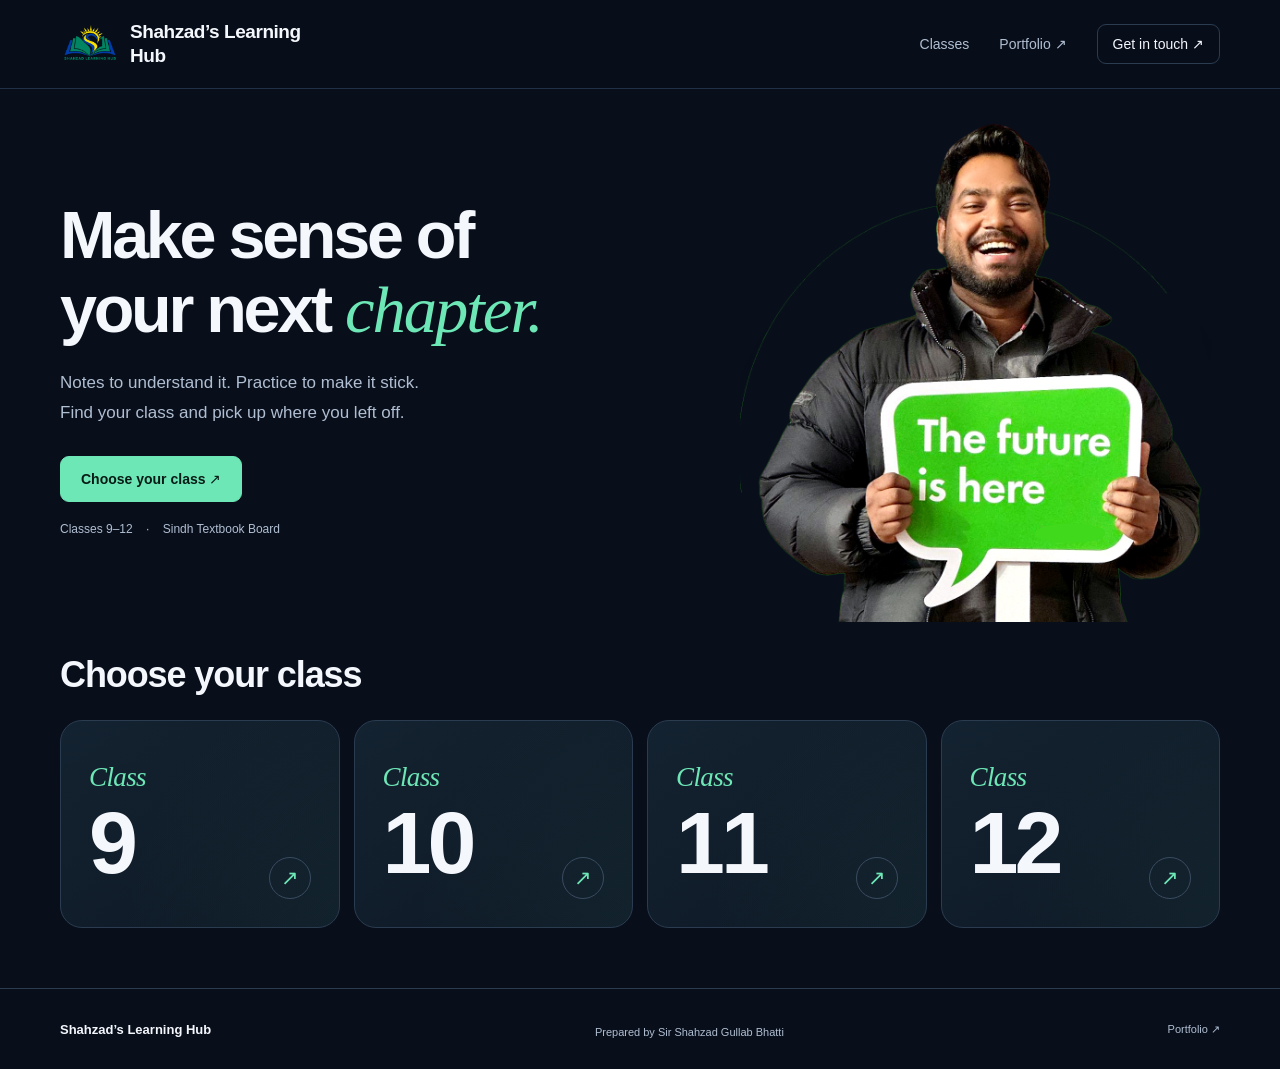
<file: site/index.html>
<!doctype html><html lang="en"><head><meta charset="utf-8"><meta name="viewport" content="width=device-width,initial-scale=1"><meta name="color-scheme" content="dark"><title>Notes and Practice | Shahzad’s Learning Hub</title><meta name="description" content="Notes and interactive Physics practice for Classes 9 to 12, prepared by Sir Shahzad Gullab Bhatti."><link rel="icon" href="assets/new-logo.png"><link rel="stylesheet" href="styles.css"></head><body><header class="site-header"><div class="container header-inner"><a href="index.html" class="brand" aria-label="Shahzad’s Learning Hub home"><img src="assets/new-logo.png" alt="Shahzad’s Learning Hub" width="140" height="80"><span class="brand-title">Shahzad’s Learning Hub</span></a><nav aria-label="Main navigation"><a href="index.html#classes">Classes</a><a href="portfolio.html">Portfolio ↗</a><a class="nav-contact" href="mailto:shahzadgullabbhatti@gmail.com">Get in touch ↗</a></nav></div></header><a href="#classes" class="skip-link">Skip to classes</a><main><section class="hero container" aria-labelledby="home-title"><div class="hero-copy"><h1 id="home-title">Make sense of<br>your next <em>chapter.</em></h1><p class="hero-intro">Notes to understand it. Practice to make it stick.<br>Find your class and pick up where you left off.</p><a class="button primary" href="#classes">Choose your class ↗</a><p class="hero-caption">Classes 9–12 <span>·</span> Sindh Textbook Board</p></div><aside class="teacher-preview"><a class="teacher-picture-link" href="portfolio.html" aria-label="About your teacher"><div class="portrait-frame"><img src="assets/shahzad-header.png" alt="Shahzad holding a sign saying The future is here" width="1350" height="1350" fetchpriority="high"></div><span class="picture-tooltip">About your teacher ↗</span></a></aside></section><section id="classes" class="container class-section" aria-labelledby="classes-title"><div class="section-heading"><h2 id="classes-title">Choose your class</h2></div><div class="class-grid"><a class="class-card" href="class.html?class=9"><strong><em>Class</em><span>9</span></strong><span class="class-open" aria-hidden="true">↗</span></a><a class="class-card" href="class.html?class=10"><strong><em>Class</em><span>10</span></strong><span class="class-open" aria-hidden="true">↗</span></a><a class="class-card" href="class.html?class=11"><strong><em>Class</em><span>11</span></strong><span class="class-open" aria-hidden="true">↗</span></a><a class="class-card" href="class.html?class=12"><strong><em>Class</em><span>12</span></strong><span class="class-open" aria-hidden="true">↗</span></a></div></section></main><footer class="site-footer"><div class="container footer-inner"><strong>Shahzad’s Learning Hub</strong><p>Prepared by Sir Shahzad Gullab Bhatti</p><a href="portfolio.html">Portfolio ↗</a></div></footer></body></html>
</file>
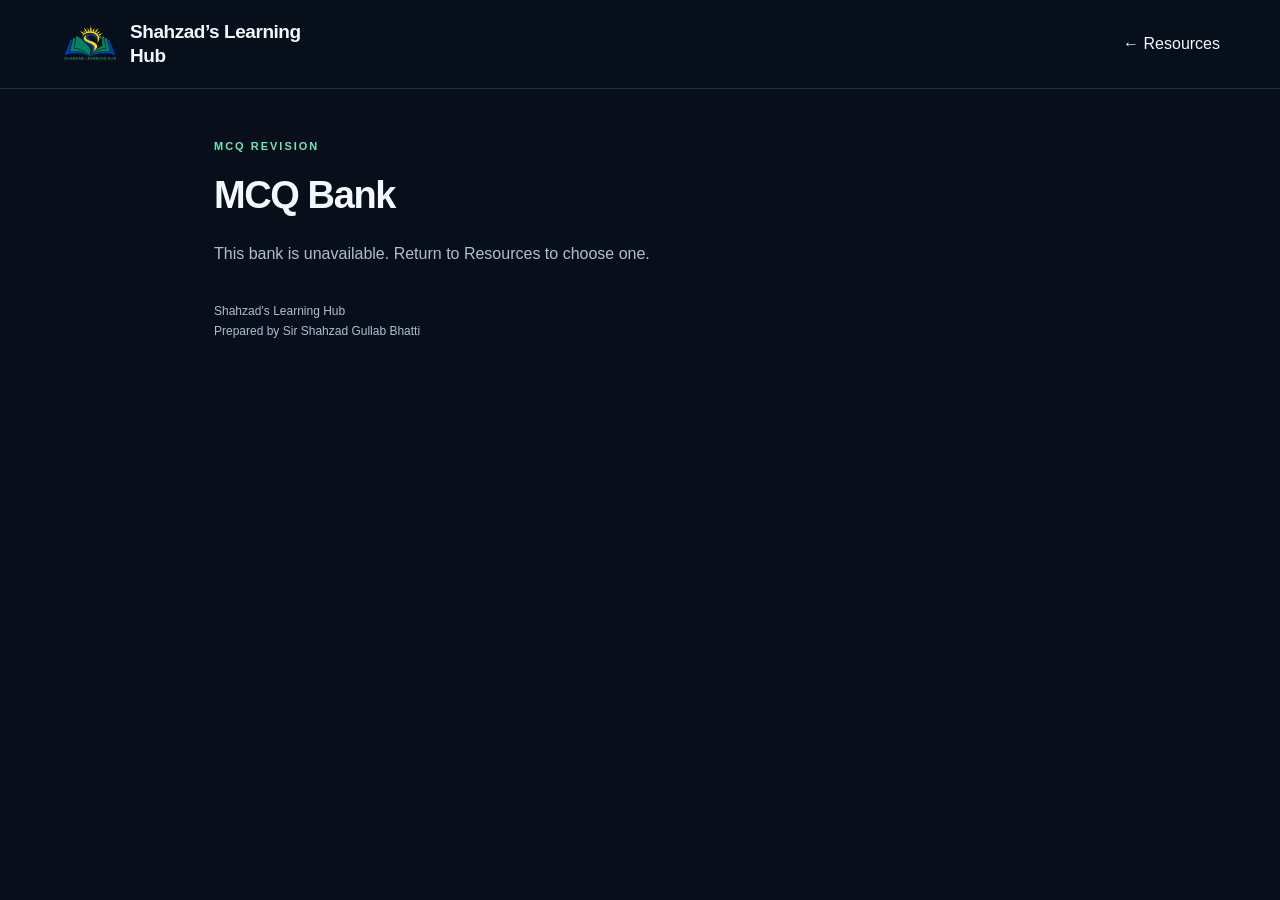
<file: site/bank.html>
<!doctype html><html lang="en"><head><meta charset="utf-8"><meta name="viewport" content="width=device-width,initial-scale=1"><meta name="color-scheme" content="dark"><title>MCQ Revision | Shahzad's Learning Hub</title><link rel="icon" href="assets/new-logo.png"><link rel="stylesheet" href="styles.css"><script src="data/banks.js" defer></script><script src="bank.js" defer></script><script src="reader.js" defer></script></head><body><header class="site-header"><div class="container header-inner"><a href="index.html" class="brand"><img src="assets/new-logo.png" alt="Shahzad’s Learning Hub" width="44" height="44"><span class="brand-title">Shahzad’s Learning Hub</span></a><a id="bank-back" href="index.html#classes">← Resources</a></div></header><main class="reader"><p class="eyebrow" id="bank-meta">MCQ REVISION</p><h1 id="bank-title">MCQ Bank</h1><p id="bank-intro" class="reader-intro">Think through each question, then reveal the answer and explanation.</p><div class="reader-tools"><button class="button" data-expand>Show all answers</button><button class="button" data-collapse>Hide all answers</button><button class="button primary" data-print>Print with solutions</button></div><div id="bank-questions"></div><noscript><p>Enable JavaScript to read the questions and answers.</p></noscript><p class="reader-footer">Shahzad’s Learning Hub<br>Prepared by Sir Shahzad Gullab Bhatti</p></main></body></html>
</file>
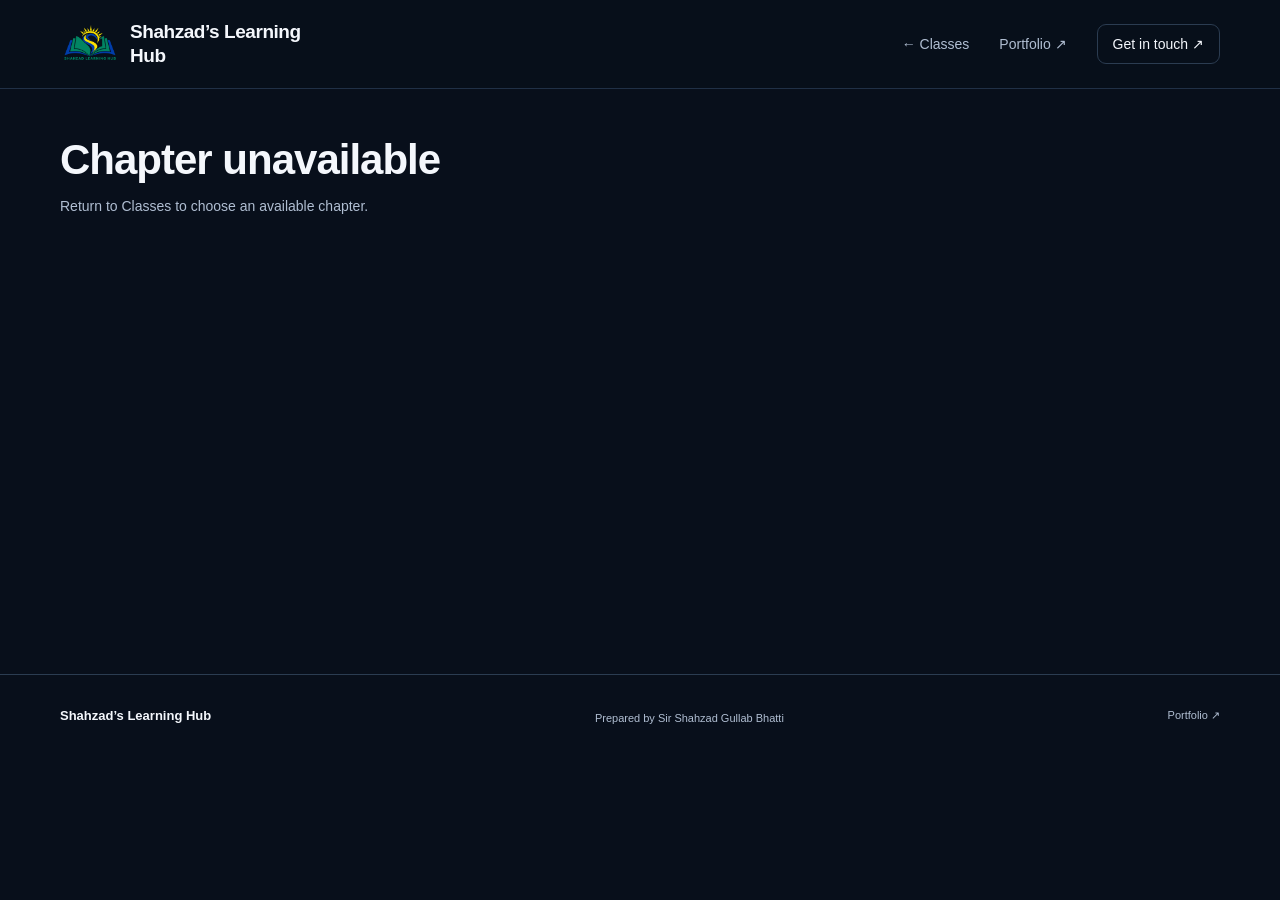
<file: site/chapter.html>
<!doctype html><html lang="en"><head><meta charset="utf-8"><meta name="viewport" content="width=device-width,initial-scale=1"><meta name="color-scheme" content="dark"><title>Chapter Resources | Shahzad’s Learning Hub</title><meta name="description" content="Notes and interactive Physics practice for Classes 9 to 12, prepared by Sir Shahzad Gullab Bhatti."><link rel="icon" href="assets/new-logo.png"><link rel="stylesheet" href="styles.css"><script src="data/catalog.js" defer></script><script src="app.js" defer></script></head><body data-view="chapter"><header class="site-header"><div class="container header-inner"><a href="index.html" class="brand" aria-label="Shahzad’s Learning Hub home"><img src="assets/new-logo.png" alt="Shahzad’s Learning Hub" width="140" height="80"><span class="brand-title">Shahzad’s Learning Hub</span></a><nav aria-label="Main navigation"><a id="back-class" href="index.html#classes">← Classes</a><a href="portfolio.html">Portfolio ↗</a><a class="nav-contact" href="mailto:shahzadgullabbhatti@gmail.com">Get in touch ↗</a></nav></div></header><main class="container class-page"><h1 id="class-title">Class resources</h1><p id="class-intro" class="subtle"></p><form id="class-search" role="search"><label for="search" class="sr-only">Search this class</label><div class="search-field"><span aria-hidden="true">⌕</span><input id="search" type="search" placeholder="Search this class…" autocomplete="off"></div></form><p id="resource-count" class="subtle" role="status" aria-live="polite"></p><div id="class-sections"></div><div class="empty-state" id="empty-state" hidden><h2>No matching resources</h2><p>Try a different chapter or topic.</p><button class="button" id="empty-reset">Clear search</button></div><noscript><p>Enable JavaScript to view this class's resources.</p></noscript></main><footer class="site-footer"><div class="container footer-inner"><strong>Shahzad’s Learning Hub</strong><p>Prepared by Sir Shahzad Gullab Bhatti</p><a href="portfolio.html">Portfolio ↗</a></div></footer></body></html>
</file>
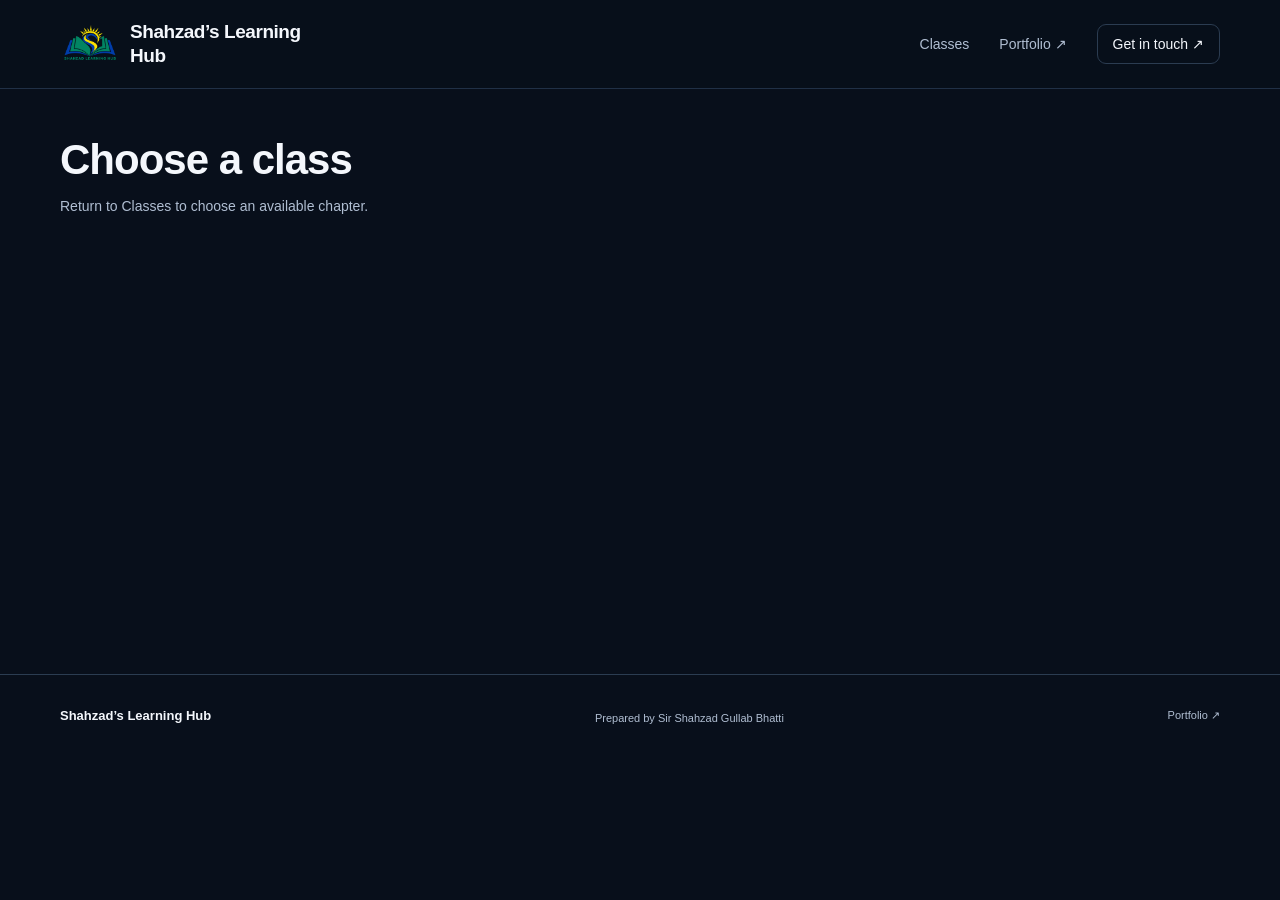
<file: site/class.html>
<!doctype html><html lang="en"><head><meta charset="utf-8"><meta name="viewport" content="width=device-width,initial-scale=1"><meta name="color-scheme" content="dark"><title>Class Resources | Shahzad’s Learning Hub</title><meta name="description" content="Notes and interactive Physics practice for Classes 9 to 12, prepared by Sir Shahzad Gullab Bhatti."><link rel="icon" href="assets/new-logo.png"><link rel="stylesheet" href="styles.css"><script src="data/catalog.js" defer></script><script src="app.js" defer></script></head><body><header class="site-header"><div class="container header-inner"><a href="index.html" class="brand" aria-label="Shahzad’s Learning Hub home"><img src="assets/new-logo.png" alt="Shahzad’s Learning Hub" width="140" height="80"><span class="brand-title">Shahzad’s Learning Hub</span></a><nav aria-label="Main navigation"><a href="index.html#classes">Classes</a><a href="portfolio.html">Portfolio ↗</a><a class="nav-contact" href="mailto:shahzadgullabbhatti@gmail.com">Get in touch ↗</a></nav></div></header><main class="container class-page"><h1 id="class-title">Class resources</h1><p id="class-intro" class="subtle"></p><form id="class-search" role="search"><label for="search" class="sr-only">Search this class</label><div class="search-field"><span aria-hidden="true">⌕</span><input id="search" type="search" placeholder="Search this class…" autocomplete="off"></div></form><p id="resource-count" class="subtle" role="status" aria-live="polite"></p><div id="class-sections"></div><div class="empty-state" id="empty-state" hidden><h2>No matching resources</h2><p>Try a different chapter or topic.</p><button class="button" id="empty-reset">Clear search</button></div><noscript><p>Enable JavaScript to view this class's resources.</p></noscript></main><footer class="site-footer"><div class="container footer-inner"><strong>Shahzad’s Learning Hub</strong><p>Prepared by Sir Shahzad Gullab Bhatti</p><a href="portfolio.html">Portfolio ↗</a></div></footer></body></html>
</file>
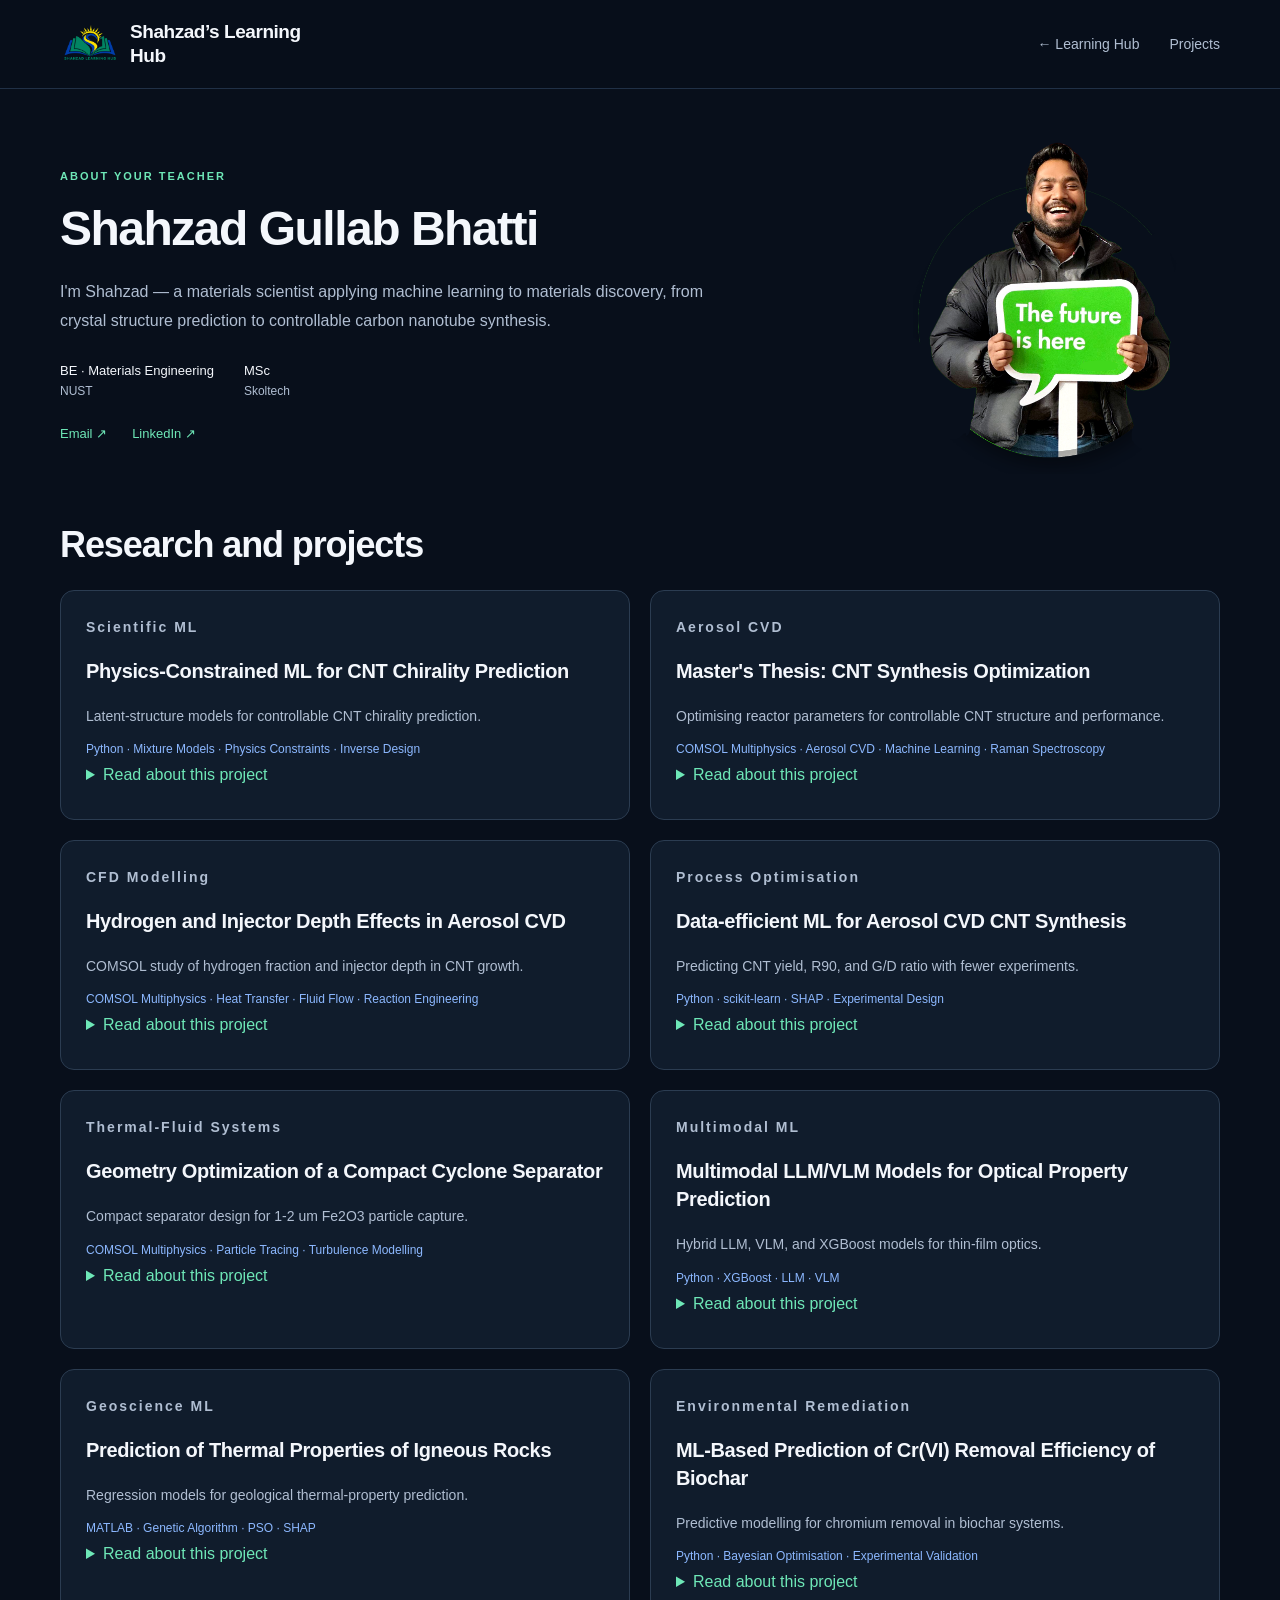
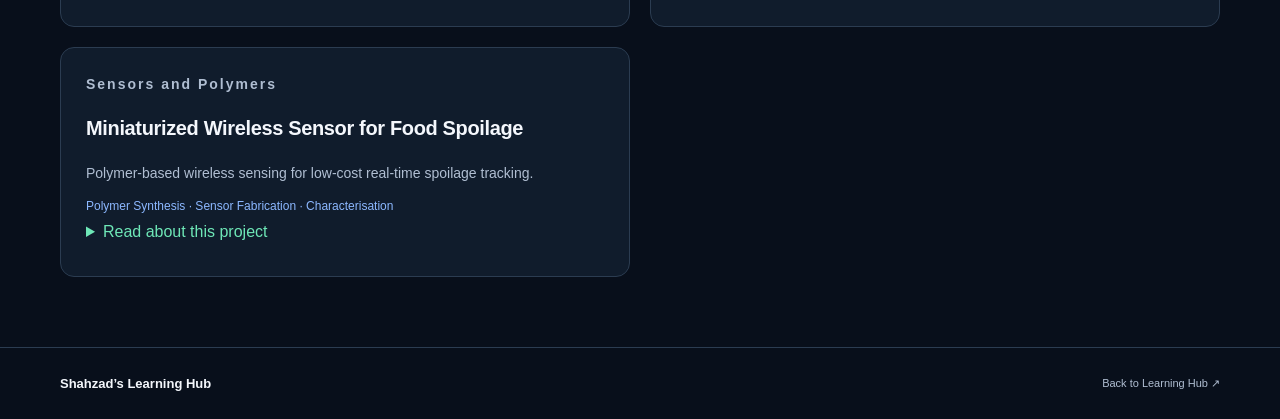
<file: site/portfolio.html>
<!doctype html><html lang="en"><head><meta charset="utf-8"><meta name="viewport" content="width=device-width,initial-scale=1"><meta name="color-scheme" content="dark"><title>Shahzad Gullab Bhatti | Portfolio</title><link rel="icon" href="assets/new-logo.png"><link rel="stylesheet" href="styles.css"></head><body><header class="site-header"><div class="container header-inner"><a class="brand" href="index.html" aria-label="Shahzad’s Learning Hub home"><img src="assets/new-logo.png" alt="Shahzad’s Learning Hub" width="140" height="80"><span class="brand-title">Shahzad’s Learning Hub</span></a><nav aria-label="Main navigation"><a href="index.html">← Learning Hub</a><a href="#projects">Projects</a></nav></div></header><main class="container portfolio-page"><section class="portfolio-hero"><div><p class="eyebrow">ABOUT YOUR TEACHER</p><h1>Shahzad Gullab Bhatti</h1><p class="portfolio-bio">I&#39;m Shahzad — a materials scientist applying machine learning to materials discovery, from crystal structure prediction to controllable carbon nanotube synthesis.</p><div class="qualification-list"><span><strong>BE · Materials Engineering</strong>NUST</span><span><strong>MSc</strong>Skoltech</span></div><div class="teacher-links"><a href="mailto:shahzadgullabbhatti@gmail.com">Email ↗</a><a href="https://linkedin.com/in/shahzadgullabbhatti" target="_blank" rel="noopener noreferrer">LinkedIn ↗</a></div></div><img src="assets/shahzad-header.png" alt="Shahzad Gullab Bhatti" width="1350" height="1350"></section><section id="projects"><div class="section-heading"><h2>Research and projects</h2></div><div class="portfolio-projects"><article class="portfolio-project"><p class="eyebrow">Scientific ML</p><h3>Physics-Constrained ML for CNT Chirality Prediction</h3><p>Latent-structure models for controllable CNT chirality prediction.</p><div class="project-tech">Python · Mixture Models · Physics Constraints · Inverse Design</div><details><summary>Read about this project</summary><p>Developed a physics-constrained latent-structure framework that models hidden chirality distributions instead of relying on black-box correlations.</p><h4>Problem Framing</h4><p>Directly predicting CNT properties from synthesis parameters often hides the underlying chirality structure. This project instead models the latent chirality distribution itself, which makes the predictions more aligned with the underlying physics of the process.</p><h4>Model Design</h4><p>The framework uses mixture-style latent representations constrained by domain knowledge. These constraints prevent physically implausible solutions and make the learned relationships more robust than pure black-box regression.</p><h4>Why It Matters</h4><p>The resulting model offers interpretable signals about chirality shifts under different conditions. That makes it useful not only for prediction, but for synthesis planning where controllability is more important than benchmark accuracy alone.</p><h4>Outcomes</h4><p>Improved predictive reliability and generated interpretable chirality-shift insights for controllable CNT synthesis.</p></details></article><article class="portfolio-project"><p class="eyebrow">Aerosol CVD</p><h3>Master&#39;s Thesis: CNT Synthesis Optimization</h3><p>Optimising reactor parameters for controllable CNT structure and performance.</p><div class="project-tech">COMSOL Multiphysics · Aerosol CVD · Machine Learning · Raman Spectroscopy</div><details><summary>Read about this project</summary><p>An MSc thesis integrating aerosol CVD experiments, COMSOL CFD, and machine learning to connect reactor conditions with chirality-resolved CNT properties.</p><h4>Research Goal</h4><p>This thesis focuses on controlling the structural and functional properties of carbon nanotubes synthesised through aerosol chemical vapor deposition. The work combines laboratory process optimisation with computational models so reactor design decisions can be tied to measurable CNT outcomes.</p><h4>Methodology</h4><p>The project uses COMSOL simulations to resolve thermal fields, velocity profiles, and precursor decomposition under changing process conditions. Those simulation outputs are paired with experimental measurements and chirality-aware data analysis to understand how the reactor environment shapes the final nanotube population.</p><h4>Impact</h4><p>The result is a stronger inverse-design foundation for CNT synthesis. Instead of tuning conditions by trial and error alone, the workflow supports data-driven decisions about reactor parameters and provides a path toward more reproducible CNT quality.</p><h4>Outcomes</h4><p>Built a workflow spanning thermal-field simulation, precursor decomposition analysis, and inverse-design-ready chirality modelling.</p></details></article><article class="portfolio-project"><p class="eyebrow">CFD Modelling</p><h3>Hydrogen and Injector Depth Effects in Aerosol CVD</h3><p>COMSOL study of hydrogen fraction and injector depth in CNT growth.</p><div class="project-tech">COMSOL Multiphysics · Heat Transfer · Fluid Flow · Reaction Engineering</div><details><summary>Read about this project</summary><p>Investigated how hydrogen concentration and injector depth reshape thermal fields, velocity profiles, reaction rates, and precursor decomposition in an aerosol CVD reactor.</p><h4>Simulation Scope</h4><p>This study examines how hydrogen concentration and injector depth alter conditions inside the aerosol CVD reactor. The emphasis is on how the gas mixture and geometry affect heating, flow stability, and catalyst behaviour before CNT formation takes place.</p><h4>Key Observations</h4><p>The simulations identified strong changes in recirculation zones, gas preheating, and decomposition points. These effects directly influence catalyst residence time and therefore the structural metrics that matter in downstream CNT characterisation.</p><h4>Engineering Use</h4><p>The project gives reactor designers a more defensible basis for adjusting injector placement and hydrogen fraction. Rather than relying on intuition, the analysis quantifies which settings improve uniformity and which settings destabilise the process window.</p><h4>Outcomes</h4><p>Mapped recirculation and preheating effects that influence catalyst residence time, defect density, and CNT uniformity.</p></details></article><article class="portfolio-project"><p class="eyebrow">Process Optimisation</p><h3>Data-efficient ML for Aerosol CVD CNT Synthesis</h3><p>Predicting CNT yield, R90, and G/D ratio with fewer experiments.</p><div class="project-tech">Python · scikit-learn · SHAP · Experimental Design</div><details><summary>Read about this project</summary><p>Built a machine-learning pipeline that links precursor feed rates, ethylene concentration, and temperature to CNT synthesis outcomes while keeping model performance strong on smaller datasets.</p><h4>Motivation</h4><p>CNT experiments are expensive and time-consuming, so reducing the number of trials matters. This project explores how far predictive modelling can go when the available training data is intentionally limited.</p><h4>Pipeline</h4><p>The model maps process variables such as precursor feed rates, ethylene concentration, and temperature to output metrics like yield, R90, and G/D ratio. Feature-importance analysis and SHAP were used to explain which variables dominate the process-property relationship.</p><h4>Result</h4><p>The study showed that predictive performance remains useful even after a large reduction in training size. That makes the approach practical for experimental programmes where each run has high cost and turnaround time.</p><h4>Outcomes</h4><p>Maintained strong predictive performance with roughly 50% less training data and used SHAP to guide process optimisation.</p></details></article><article class="portfolio-project"><p class="eyebrow">Thermal-Fluid Systems</p><h3>Geometry Optimization of a Compact Cyclone Separator</h3><p>Compact separator design for 1-2 um Fe2O3 particle capture.</p><div class="project-tech">COMSOL Multiphysics · Particle Tracing · Turbulence Modelling</div><details><summary>Read about this project</summary><p>Designed and evaluated a compact Lapple-type cyclone separator for CVD exhaust treatment, balancing turbulent flow behaviour, particle trajectories, and pressure drop.</p><h4>Design Target</h4><p>The separator was designed for compact deployment while still capturing fine Fe2O3 particles from CVD exhaust streams. This created a practical tradeoff between footprint, efficiency, and energy cost.</p><h4>Analysis</h4><p>The work models turbulent flow and particle trajectories to estimate how small geometry changes affect separation efficiency. Pressure-drop penalties were evaluated alongside capture improvements so the final recommendation stayed grounded in realistic operating constraints.</p><h4>Outcome</h4><p>The optimisation indicated a measurable gain in fine-particle separation without drifting into impractical geometry. That makes the project relevant for cleaner, more controllable reactor exhaust handling.</p><h4>Outcomes</h4><p>Estimated 18-25% improvement in fine-particle separation efficiency after geometry optimisation.</p></details></article><article class="portfolio-project"><p class="eyebrow">Multimodal ML</p><h3>Multimodal LLM/VLM Models for Optical Property Prediction</h3><p>Hybrid LLM, VLM, and XGBoost models for thin-film optics.</p><div class="project-tech">Python · XGBoost · LLM · VLM</div><details><summary>Read about this project</summary><p>Developed multimodal pipelines combining language and vision models with gradient boosting to predict optical transmittance and direct bandgap from thin-film data.</p><h4>Concept</h4><p>This project explores whether multimodal models can improve thin-film optical property prediction by combining visual and text-derived signals with structured machine-learning features.</p><h4>Implementation</h4><p>Vision-language and language-model embeddings were fused with XGBoost to predict direct bandgap and transmittance. The evaluation used group-aware validation to avoid leakage and make the reported performance more credible.</p><h4>Takeaway</h4><p>The strongest gains appeared in optical transmittance prediction, while direct bandgap remained harder. Even so, the project shows that multimodal fusion can materially improve property prediction when the validation protocol is handled carefully.</p><h4>Outcomes</h4><p>Reached R^2 ~ 0.963 for transmittance and R^2 ~ 0.788 for direct bandgap using leakage-aware validation.</p></details></article><article class="portfolio-project"><p class="eyebrow">Geoscience ML</p><h3>Prediction of Thermal Properties of Igneous Rocks</h3><p>Regression models for geological thermal-property prediction.</p><div class="project-tech">MATLAB · Genetic Algorithm · PSO · SHAP</div><details><summary>Read about this project</summary><p>A research-assistant project focused on consolidating geoscientific datasets, training multiple regressors, and interpreting the elemental drivers behind thermal-property variation.</p><h4>Dataset Work</h4><p>The project brought together multi-source geoscientific data and converted it into a supervised-learning workflow for thermal-property prediction. That data engineering step was essential because model quality depended heavily on consistent feature representation.</p><h4>Modeling Strategy</h4><p>More than eight regression approaches were trained and compared, with hyperparameter optimisation driven by GA and PSO. SHAP and sensitivity analysis were used to interpret the physical meaning behind the predictions rather than treating the output as a closed box.</p><h4>Research Output</h4><p>The outcome was both technical and publication-oriented: strong predictive performance on held-out data and an under-review manuscript focused on sensitivity and uncertainty quantification.</p><h4>Outcomes</h4><p>Achieved R^2 &gt; 0.90 on test data and produced an under-review manuscript on sensitivity and uncertainty analysis.</p></details></article><article class="portfolio-project"><p class="eyebrow">Environmental Remediation</p><h3>ML-Based Prediction of Cr(VI) Removal Efficiency of Biochar</h3><p>Predictive modelling for chromium removal in biochar systems.</p><div class="project-tech">Python · Bayesian Optimisation · Experimental Validation</div><details><summary>Read about this project</summary><p>Built machine-learning models in Python with Bayesian hyperparameter optimisation and paired them with experimental validation for biochar-based water treatment.</p><h4>Application Focus</h4><p>This work applies machine learning to a sustainability-focused remediation problem: predicting chromium removal efficiency in biochar systems. The goal was to guide experimental design with a more data-aware model of performance.</p><h4>Approach</h4><p>Bayesian hyperparameter optimisation was used to tune the predictive models, and the computational work was paired with experimental validation instead of being left as a purely digital exercise.</p><h4>Value</h4><p>The project shows how applied machine learning can shorten the design cycle for environmental treatment systems. It also supports a stronger manuscript narrative because the model predictions remain tied to real material behaviour.</p><h4>Outcomes</h4><p>Produced an under-review manuscript on Cr(VI) removal efficiency and predictive design for remediation workflows.</p></details></article><article class="portfolio-project"><p class="eyebrow">Sensors and Polymers</p><h3>Miniaturized Wireless Sensor for Food Spoilage</h3><p>Polymer-based wireless sensing for low-cost real-time spoilage tracking.</p><div class="project-tech">Polymer Synthesis · Sensor Fabrication · Characterisation</div><details><summary>Read about this project</summary><p>An undergraduate thesis covering PSMA copolymer synthesis, interdigitated electrode fabrication, and prototype validation for food-spoilage monitoring.</p><h4>Thesis Scope</h4><p>This undergraduate thesis focused on creating a compact wireless sensor for tracking food spoilage in real time. It combined polymer synthesis, sensing-layer design, and basic prototype engineering.</p><h4>Build and Testing</h4><p>The work included synthesis and characterisation of PSMA copolymers, fabrication of interdigitated electrodes, and controlled experiments to verify that the sensor response remained stable across spoilage states.</p><h4>Outcome</h4><p>The final prototype demonstrated feasibility for low-cost spoilage monitoring and gained external validation through a second-place finish in the FICS international competition.</p><h4>Outcomes</h4><p>Demonstrated stable sensing performance and won 2nd place at the FICS international competition among 812 teams.</p></details></article></div></section></main><footer class="site-footer"><div class="container footer-inner"><strong>Shahzad’s Learning Hub</strong><a href="index.html">Back to Learning Hub ↗</a></div></footer></body></html>
</file>
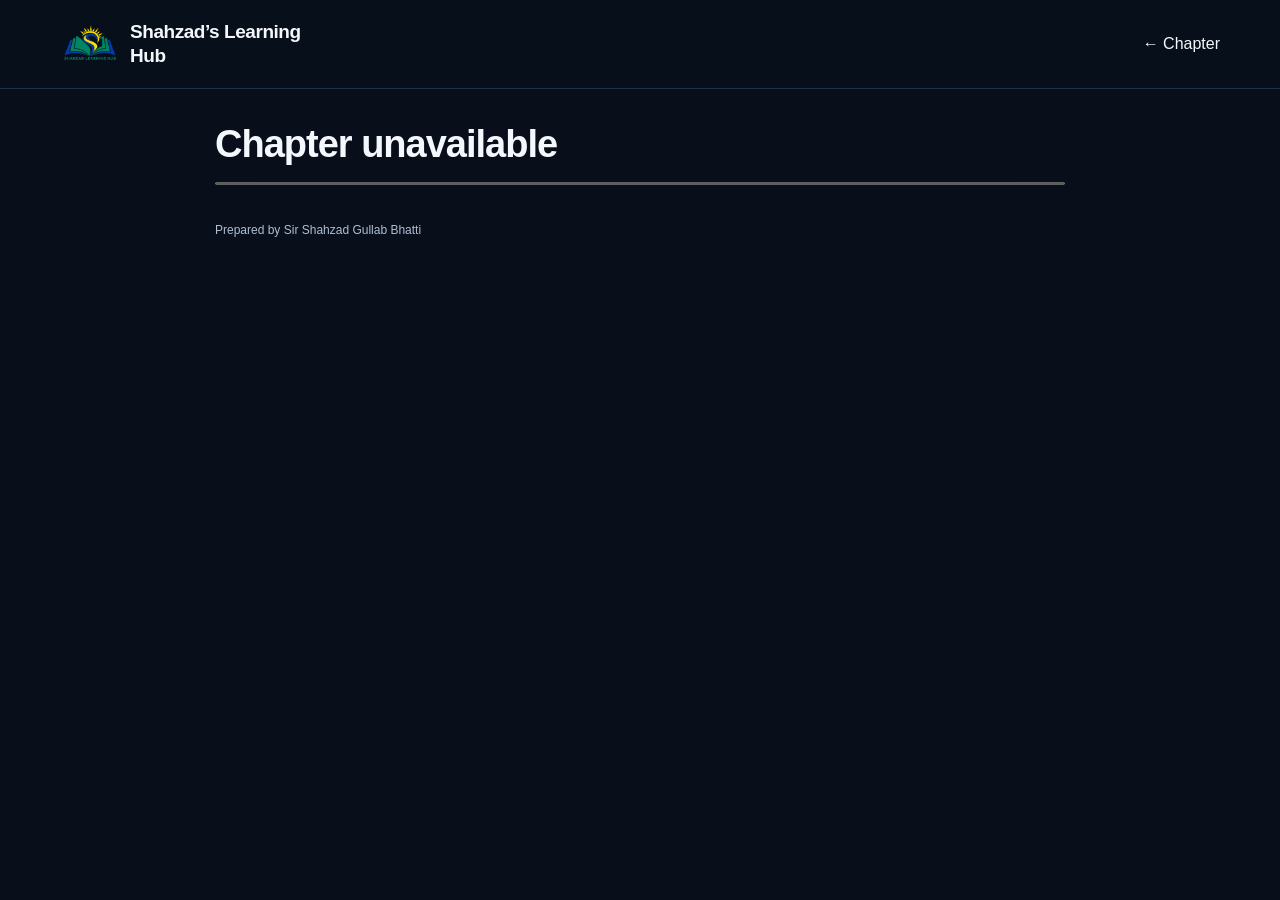
<file: site/study.html>
<!doctype html><html lang="en"><head><meta charset="utf-8"><meta name="viewport" content="width=device-width,initial-scale=1"><meta name="color-scheme" content="dark"><title>Chapter practice | Shahzad’s Learning Hub</title><link rel="icon" href="assets/new-logo.png"><link rel="stylesheet" href="styles.css"><script src="data/study-data.js" defer></script><script src="study.js" defer></script></head><body><header class="site-header"><div class="container header-inner"><a href="index.html" class="brand"><img src="assets/new-logo.png" alt="Shahzad’s Learning Hub" width="64" height="64"><span class="brand-title">Shahzad’s Learning Hub</span></a><a id="study-back" href="index.html#classes">← Chapter</a></div></header><main class="study-page"><h1 id="study-title">Practice</h1><p class="subtle" id="study-meta"></p><div class="study-settings"><div><label for="study-topic">Topic</label><select id="study-topic"><option value="all">All topics</option></select></div><label class="study-shuffle"><input id="study-shuffle" type="checkbox"> Shuffle</label></div><p id="study-position" class="subtle" role="status"></p><progress id="study-progress" value="0" max="1" aria-label="Chapter progress"></progress><section id="study-question" aria-label="Question"></section><div id="study-feedback" class="study-feedback" role="status" aria-live="polite" hidden></div><div class="study-controls"><button id="study-previous" class="button">← Previous</button><button id="study-next" class="button primary">Next →</button></div><p class="reader-footer">Prepared by Sir Shahzad Gullab Bhatti</p><noscript><p>Enable JavaScript to use cards and MCQs.</p></noscript></main></body></html>
</file>
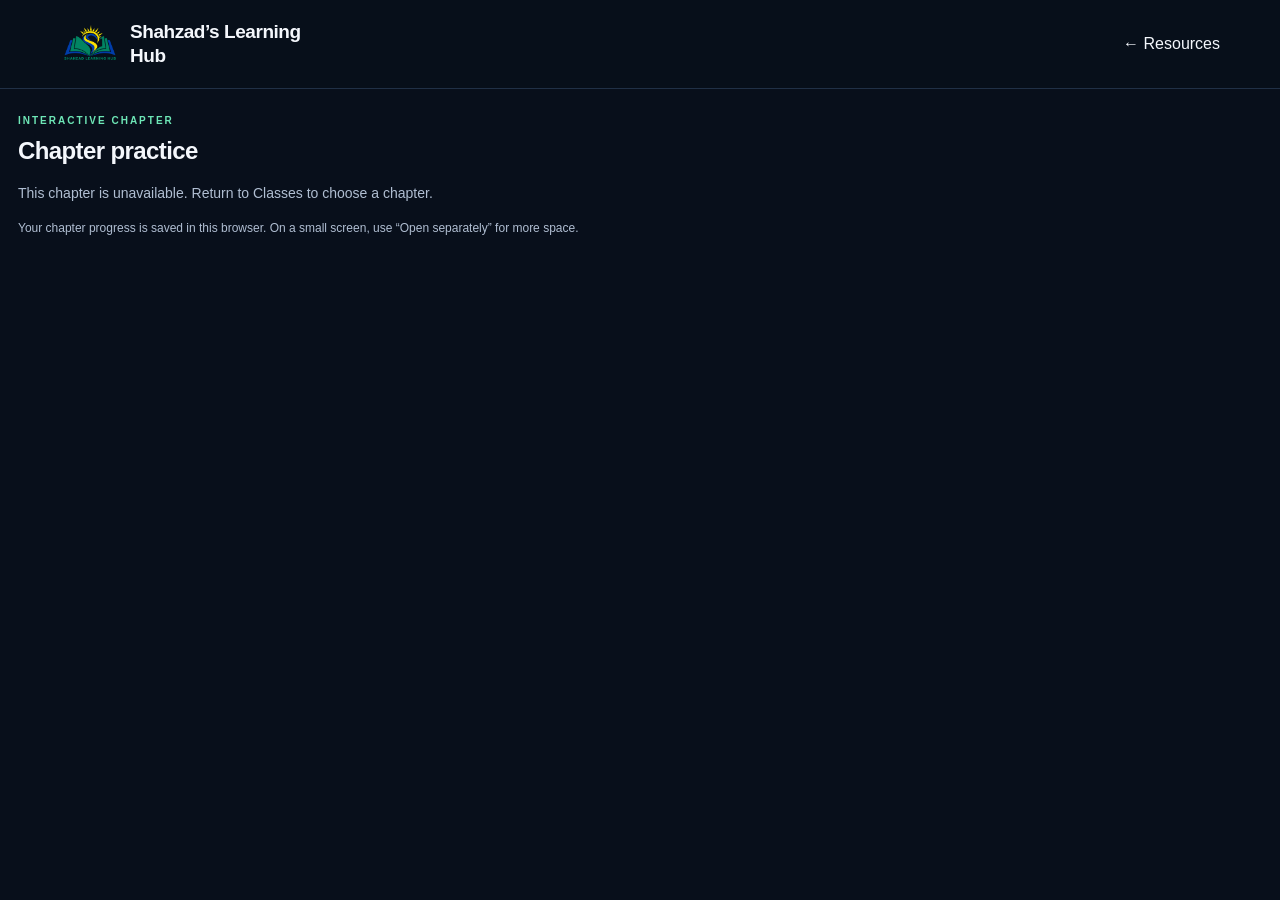
<file: site/viewer.html>
<!doctype html><html lang="en"><head><meta charset="utf-8"><meta name="viewport" content="width=device-width,initial-scale=1"><meta name="color-scheme" content="dark"><title>Chapter Practice | Shahzad's Learning Hub</title><link rel="icon" href="assets/new-logo.png"><link rel="stylesheet" href="styles.css"><script src="data/catalog.js" defer></script><script src="viewer.js" defer></script></head><body><header class="site-header"><div class="container header-inner"><a href="index.html" class="brand"><img src="assets/new-logo.png" alt="Shahzad’s Learning Hub" width="44" height="44"><span class="brand-title">Shahzad’s Learning Hub</span></a><a id="back-library" href="index.html#classes">← Resources</a></div></header><main class="viewer-main"><div class="viewer-toolbar"><div><p class="eyebrow" id="viewer-meta">INTERACTIVE CHAPTER</p><h1 id="viewer-title">Chapter practice</h1></div><div class="viewer-actions"><a id="open-separately" class="button" hidden target="_blank" rel="noopener">Open separately ↗</a><button id="fullscreen" class="button" hidden>Fullscreen ⛶</button></div></div><p id="viewer-message" class="subtle" role="status">Loading chapter…</p><iframe id="chapter-frame" class="chapter-frame" title="Interactive chapter practice" allowfullscreen hidden></iframe><p class="viewer-help">Your chapter progress is saved in this browser. On a small screen, use “Open separately” for more space.</p><noscript><p>Enable JavaScript to view the chapter here, or return to Resources for direct chapter links.</p></noscript></main></body></html>
</file>
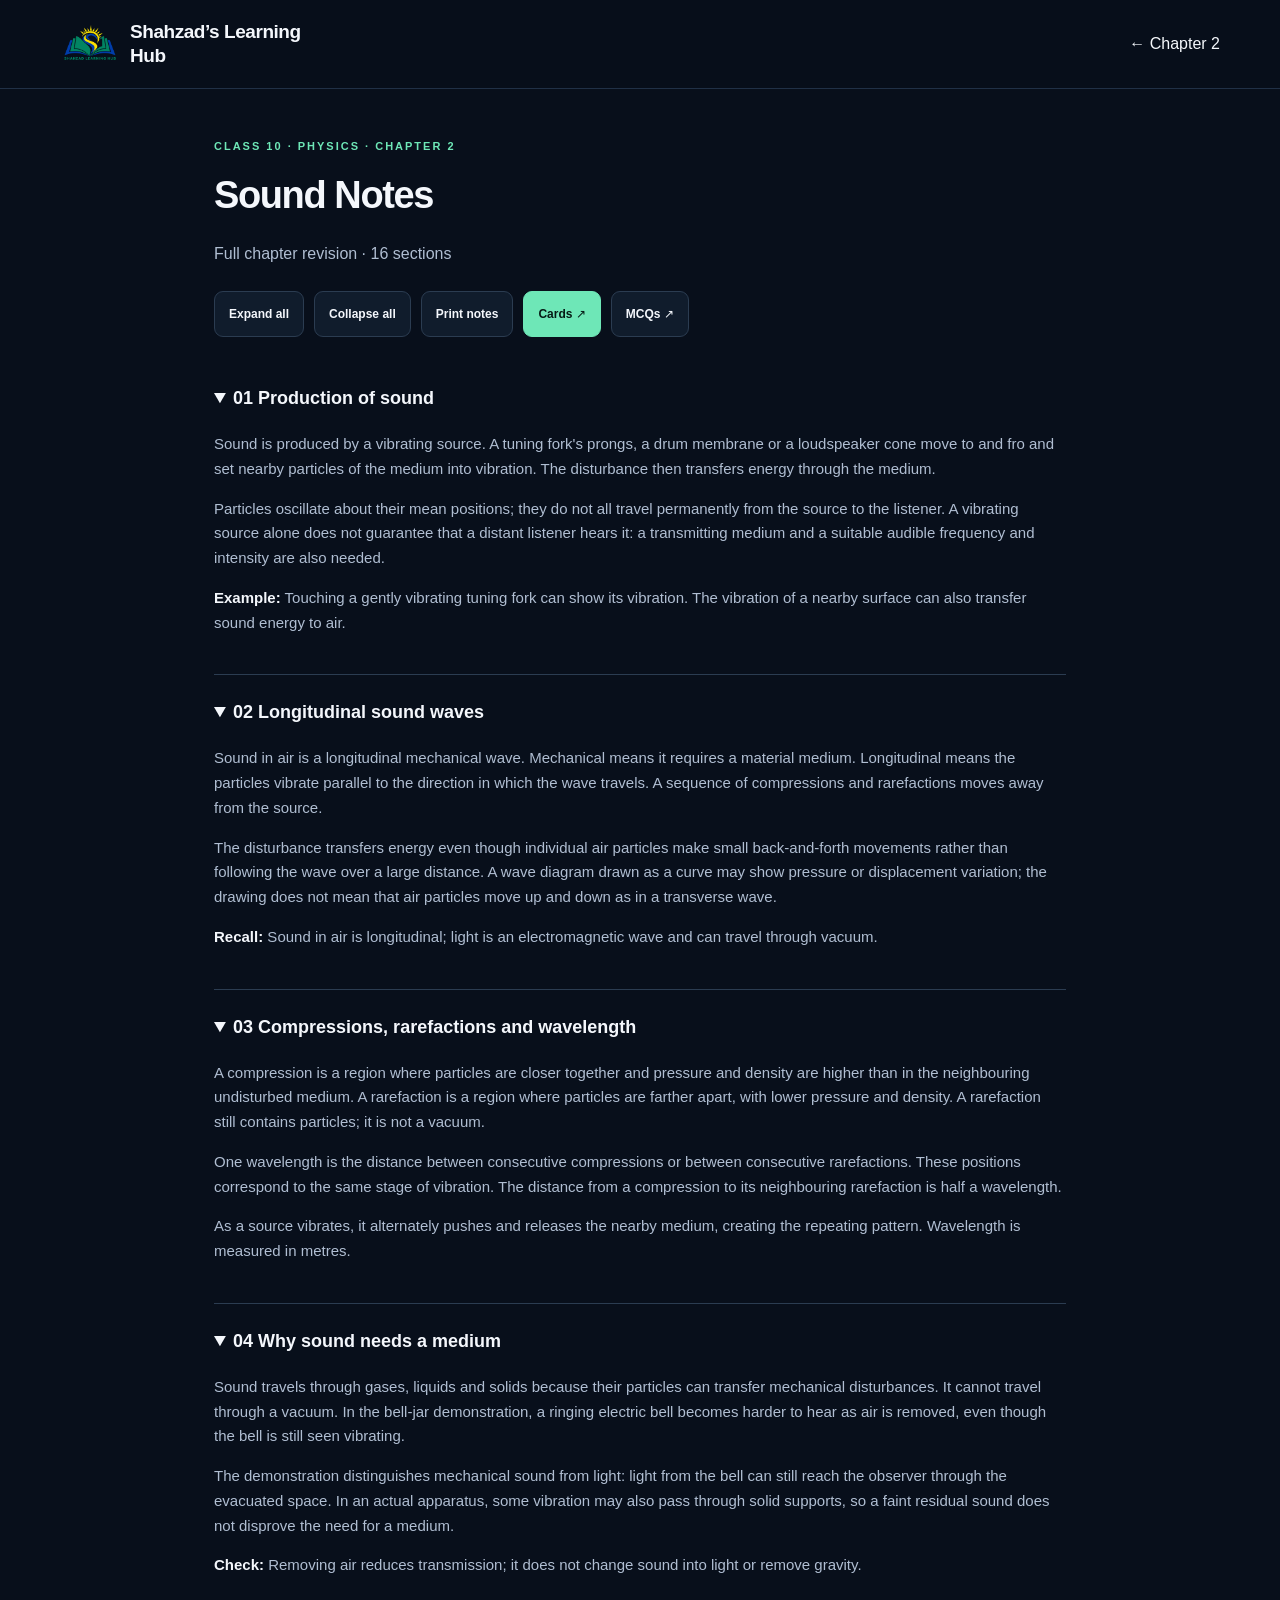
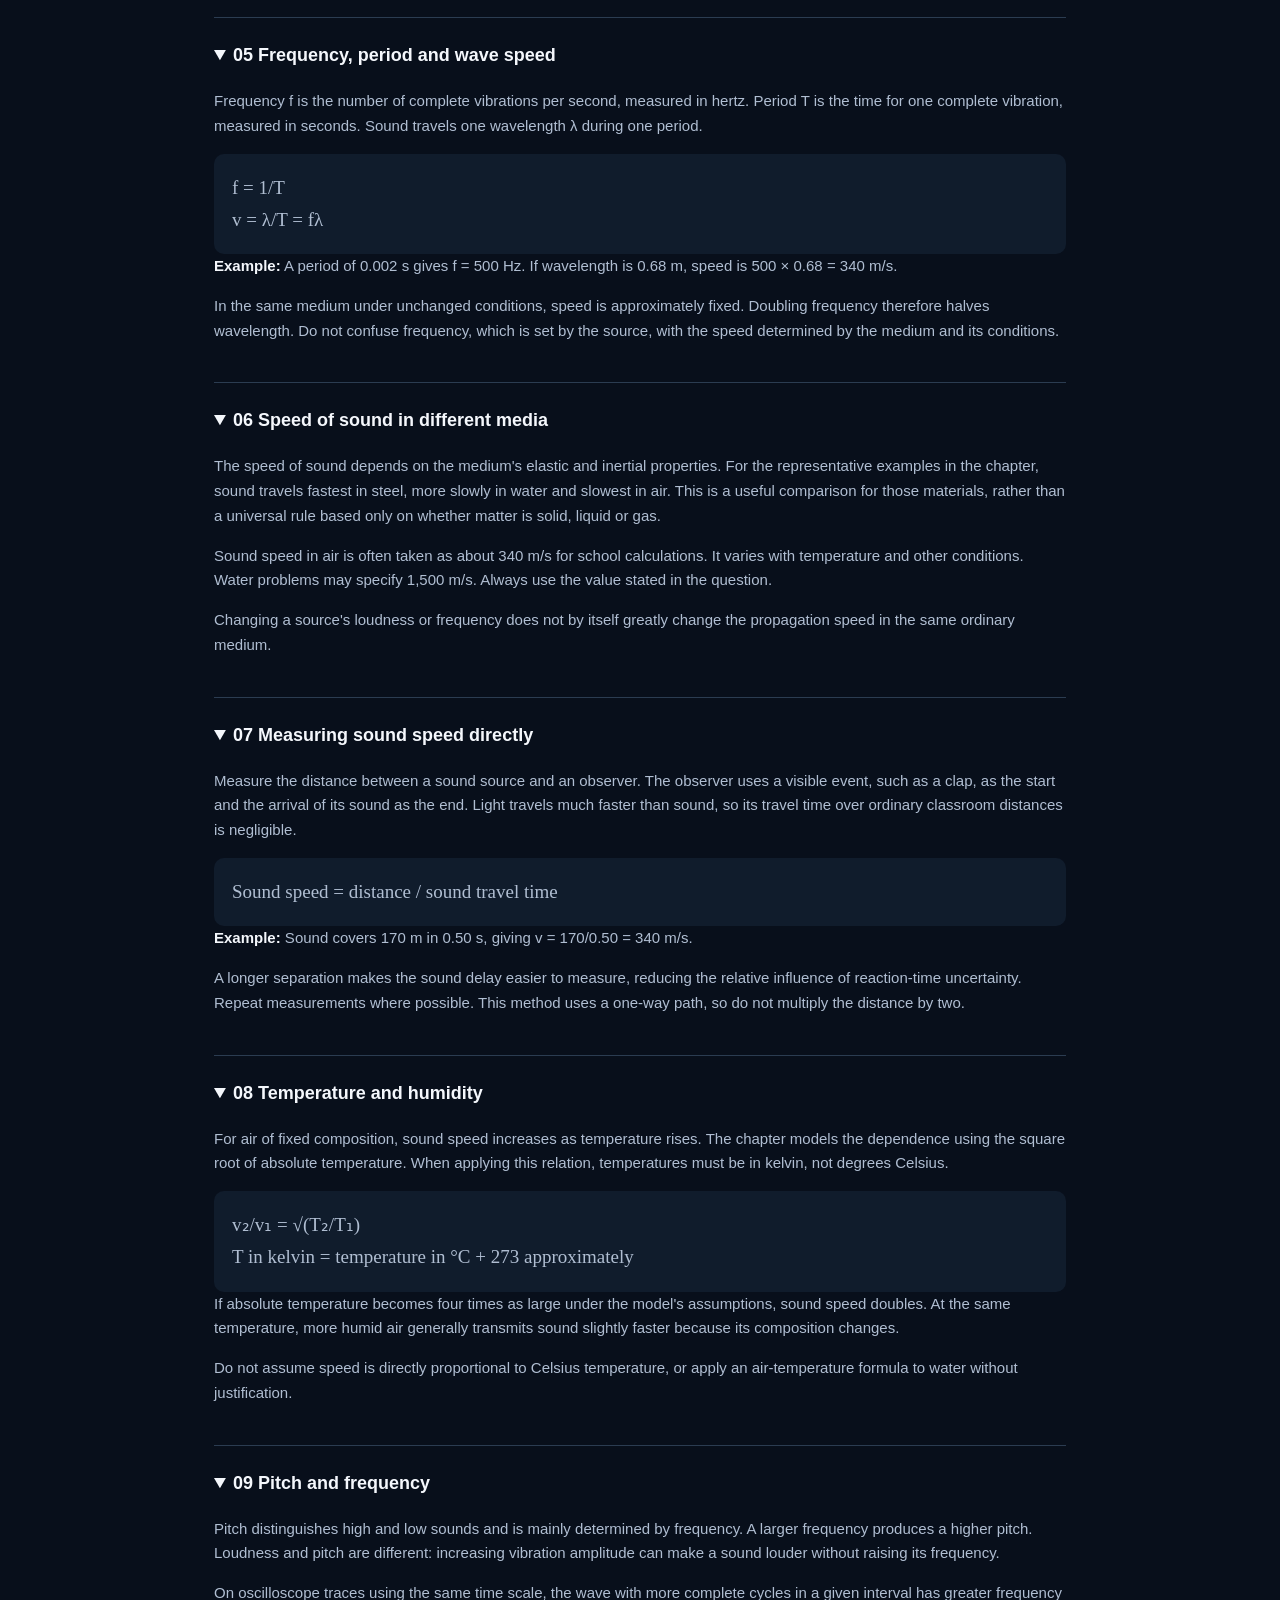
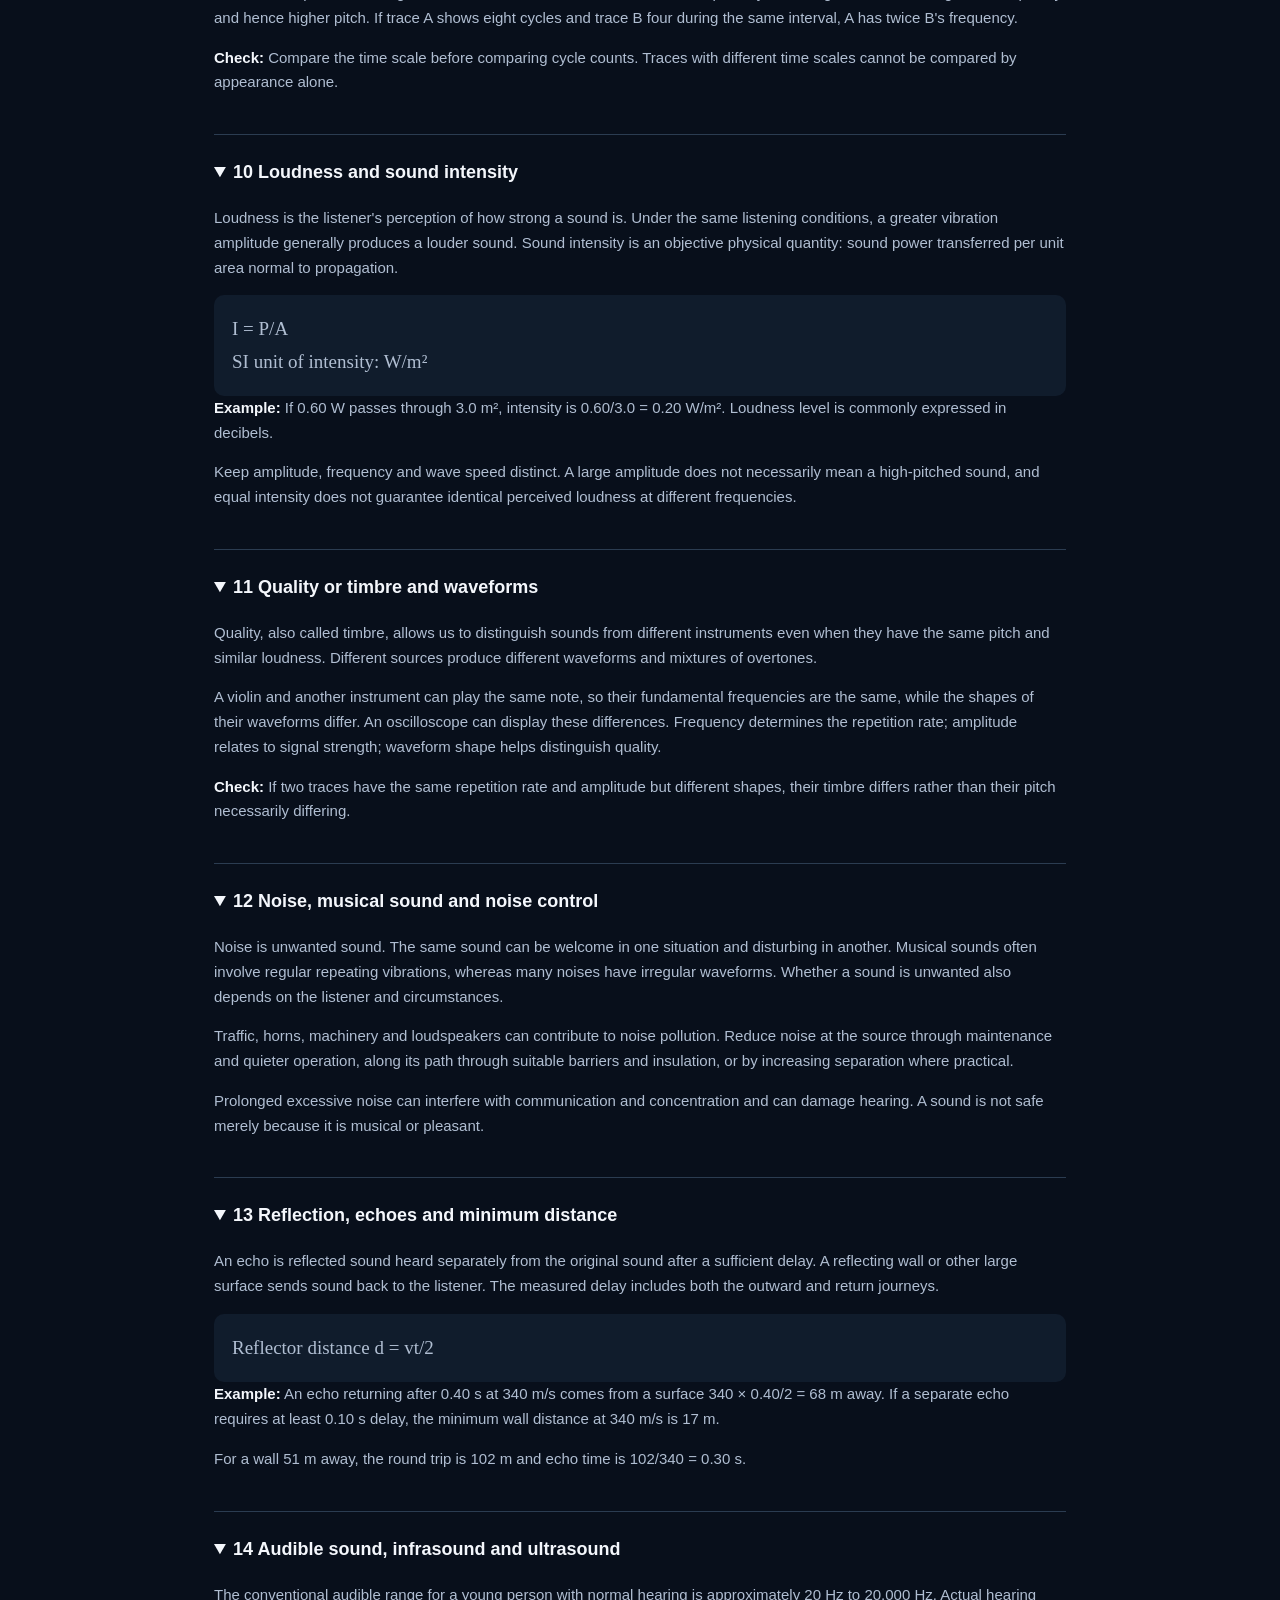
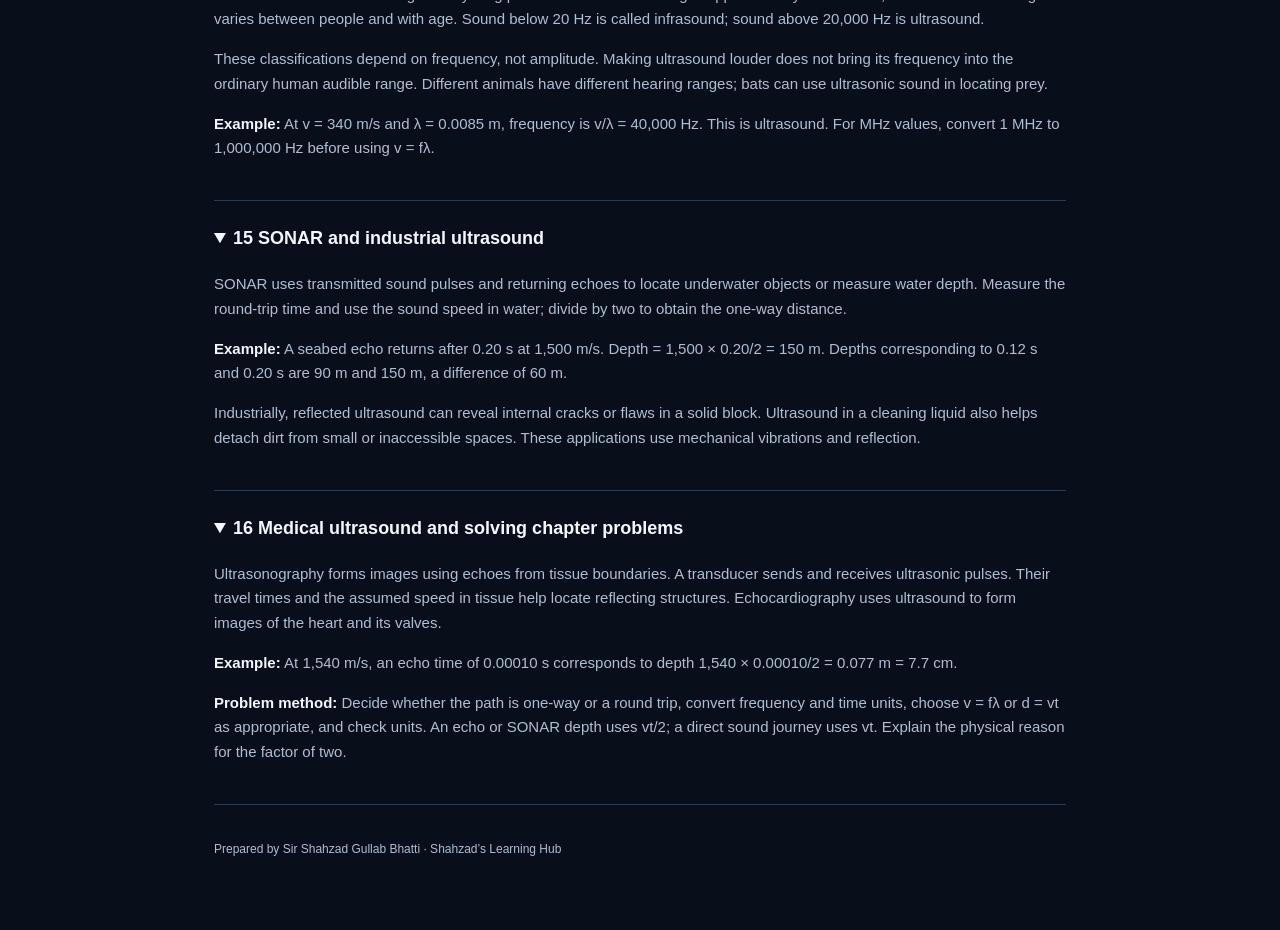
<file: site/materials/class-10/sound-notes.html>
<!doctype html><html lang="en"><head><meta charset="utf-8"><meta name="viewport" content="width=device-width,initial-scale=1"><title>Class 10 Sound Notes</title><link rel="icon" href="../../assets/new-logo.png"><link rel="stylesheet" href="../../styles.css"><script src="../../reader.js" defer></script></head><body><header class="site-header"><div class="container header-inner"><a href="../../index.html" class="brand"><img src="../../assets/new-logo.png" alt="Shahzad’s Learning Hub" width="64" height="64"><span class="brand-title">Shahzad’s Learning Hub</span></a><a href="../../chapter.html?class=10&chapter=2&subject=Physics">← Chapter 2</a></div></header><main class="reader"><p class="eyebrow">CLASS 10 · PHYSICS · CHAPTER 2</p><h1>Sound Notes</h1><p class="reader-intro">Full chapter revision · 16 sections</p><div class="reader-tools"><button class="button" data-expand>Expand all</button><button class="button" data-collapse>Collapse all</button><button class="button" data-print>Print notes</button><a class="button primary" href="../../study.html?class=10&chapter=2&mode=cards">Cards ↗</a><a class="button" href="../../study.html?class=10&chapter=2&mode=mcqs">MCQs ↗</a></div><details class="note-block" open><summary>01 Production of sound</summary><div class="note-content"><p>Sound is produced by a vibrating source. A tuning fork's prongs, a drum membrane or a loudspeaker cone move to and fro and set nearby particles of the medium into vibration. The disturbance then transfers energy through the medium.</p><p>Particles oscillate about their mean positions; they do not all travel permanently from the source to the listener. A vibrating source alone does not guarantee that a distant listener hears it: a transmitting medium and a suitable audible frequency and intensity are also needed.</p><p><strong>Example:</strong> Touching a gently vibrating tuning fork can show its vibration. The vibration of a nearby surface can also transfer sound energy to air.</p></div></details><details class="note-block" open><summary>02 Longitudinal sound waves</summary><div class="note-content"><p>Sound in air is a longitudinal mechanical wave. Mechanical means it requires a material medium. Longitudinal means the particles vibrate parallel to the direction in which the wave travels. A sequence of compressions and rarefactions moves away from the source.</p><p>The disturbance transfers energy even though individual air particles make small back-and-forth movements rather than following the wave over a large distance. A wave diagram drawn as a curve may show pressure or displacement variation; the drawing does not mean that air particles move up and down as in a transverse wave.</p><p><strong>Recall:</strong> Sound in air is longitudinal; light is an electromagnetic wave and can travel through vacuum.</p></div></details><details class="note-block" open><summary>03 Compressions, rarefactions and wavelength</summary><div class="note-content"><p>A compression is a region where particles are closer together and pressure and density are higher than in the neighbouring undisturbed medium. A rarefaction is a region where particles are farther apart, with lower pressure and density. A rarefaction still contains particles; it is not a vacuum.</p><p>One wavelength is the distance between consecutive compressions or between consecutive rarefactions. These positions correspond to the same stage of vibration. The distance from a compression to its neighbouring rarefaction is half a wavelength.</p><p>As a source vibrates, it alternately pushes and releases the nearby medium, creating the repeating pattern. Wavelength is measured in metres.</p></div></details><details class="note-block" open><summary>04 Why sound needs a medium</summary><div class="note-content"><p>Sound travels through gases, liquids and solids because their particles can transfer mechanical disturbances. It cannot travel through a vacuum. In the bell-jar demonstration, a ringing electric bell becomes harder to hear as air is removed, even though the bell is still seen vibrating.</p><p>The demonstration distinguishes mechanical sound from light: light from the bell can still reach the observer through the evacuated space. In an actual apparatus, some vibration may also pass through solid supports, so a faint residual sound does not disprove the need for a medium.</p><p><strong>Check:</strong> Removing air reduces transmission; it does not change sound into light or remove gravity.</p></div></details><details class="note-block" open><summary>05 Frequency, period and wave speed</summary><div class="note-content"><p>Frequency f is the number of complete vibrations per second, measured in hertz. Period T is the time for one complete vibration, measured in seconds. Sound travels one wavelength λ during one period.</p><div class="formula">f = 1/T<br>v = λ/T = fλ</div><p><strong>Example:</strong> A period of 0.002 s gives f = 500 Hz. If wavelength is 0.68 m, speed is 500 × 0.68 = 340 m/s.</p><p>In the same medium under unchanged conditions, speed is approximately fixed. Doubling frequency therefore halves wavelength. Do not confuse frequency, which is set by the source, with the speed determined by the medium and its conditions.</p></div></details><details class="note-block" open><summary>06 Speed of sound in different media</summary><div class="note-content"><p>The speed of sound depends on the medium's elastic and inertial properties. For the representative examples in the chapter, sound travels fastest in steel, more slowly in water and slowest in air. This is a useful comparison for those materials, rather than a universal rule based only on whether matter is solid, liquid or gas.</p><p>Sound speed in air is often taken as about 340 m/s for school calculations. It varies with temperature and other conditions. Water problems may specify 1,500 m/s. Always use the value stated in the question.</p><p>Changing a source's loudness or frequency does not by itself greatly change the propagation speed in the same ordinary medium.</p></div></details><details class="note-block" open><summary>07 Measuring sound speed directly</summary><div class="note-content"><p>Measure the distance between a sound source and an observer. The observer uses a visible event, such as a clap, as the start and the arrival of its sound as the end. Light travels much faster than sound, so its travel time over ordinary classroom distances is negligible.</p><div class="formula">Sound speed = distance / sound travel time</div><p><strong>Example:</strong> Sound covers 170 m in 0.50 s, giving v = 170/0.50 = 340 m/s.</p><p>A longer separation makes the sound delay easier to measure, reducing the relative influence of reaction-time uncertainty. Repeat measurements where possible. This method uses a one-way path, so do not multiply the distance by two.</p></div></details><details class="note-block" open><summary>08 Temperature and humidity</summary><div class="note-content"><p>For air of fixed composition, sound speed increases as temperature rises. The chapter models the dependence using the square root of absolute temperature. When applying this relation, temperatures must be in kelvin, not degrees Celsius.</p><div class="formula">v₂/v₁ = √(T₂/T₁)<br>T in kelvin = temperature in °C + 273 approximately</div><p>If absolute temperature becomes four times as large under the model's assumptions, sound speed doubles. At the same temperature, more humid air generally transmits sound slightly faster because its composition changes.</p><p>Do not assume speed is directly proportional to Celsius temperature, or apply an air-temperature formula to water without justification.</p></div></details><details class="note-block" open><summary>09 Pitch and frequency</summary><div class="note-content"><p>Pitch distinguishes high and low sounds and is mainly determined by frequency. A larger frequency produces a higher pitch. Loudness and pitch are different: increasing vibration amplitude can make a sound louder without raising its frequency.</p><p>On oscilloscope traces using the same time scale, the wave with more complete cycles in a given interval has greater frequency and hence higher pitch. If trace A shows eight cycles and trace B four during the same interval, A has twice B's frequency.</p><p><strong>Check:</strong> Compare the time scale before comparing cycle counts. Traces with different time scales cannot be compared by appearance alone.</p></div></details><details class="note-block" open><summary>10 Loudness and sound intensity</summary><div class="note-content"><p>Loudness is the listener's perception of how strong a sound is. Under the same listening conditions, a greater vibration amplitude generally produces a louder sound. Sound intensity is an objective physical quantity: sound power transferred per unit area normal to propagation.</p><div class="formula">I = P/A<br>SI unit of intensity: W/m²</div><p><strong>Example:</strong> If 0.60 W passes through 3.0 m², intensity is 0.60/3.0 = 0.20 W/m². Loudness level is commonly expressed in decibels.</p><p>Keep amplitude, frequency and wave speed distinct. A large amplitude does not necessarily mean a high-pitched sound, and equal intensity does not guarantee identical perceived loudness at different frequencies.</p></div></details><details class="note-block" open><summary>11 Quality or timbre and waveforms</summary><div class="note-content"><p>Quality, also called timbre, allows us to distinguish sounds from different instruments even when they have the same pitch and similar loudness. Different sources produce different waveforms and mixtures of overtones.</p><p>A violin and another instrument can play the same note, so their fundamental frequencies are the same, while the shapes of their waveforms differ. An oscilloscope can display these differences. Frequency determines the repetition rate; amplitude relates to signal strength; waveform shape helps distinguish quality.</p><p><strong>Check:</strong> If two traces have the same repetition rate and amplitude but different shapes, their timbre differs rather than their pitch necessarily differing.</p></div></details><details class="note-block" open><summary>12 Noise, musical sound and noise control</summary><div class="note-content"><p>Noise is unwanted sound. The same sound can be welcome in one situation and disturbing in another. Musical sounds often involve regular repeating vibrations, whereas many noises have irregular waveforms. Whether a sound is unwanted also depends on the listener and circumstances.</p><p>Traffic, horns, machinery and loudspeakers can contribute to noise pollution. Reduce noise at the source through maintenance and quieter operation, along its path through suitable barriers and insulation, or by increasing separation where practical.</p><p>Prolonged excessive noise can interfere with communication and concentration and can damage hearing. A sound is not safe merely because it is musical or pleasant.</p></div></details><details class="note-block" open><summary>13 Reflection, echoes and minimum distance</summary><div class="note-content"><p>An echo is reflected sound heard separately from the original sound after a sufficient delay. A reflecting wall or other large surface sends sound back to the listener. The measured delay includes both the outward and return journeys.</p><div class="formula">Reflector distance d = vt/2</div><p><strong>Example:</strong> An echo returning after 0.40 s at 340 m/s comes from a surface 340 × 0.40/2 = 68 m away. If a separate echo requires at least 0.10 s delay, the minimum wall distance at 340 m/s is 17 m.</p><p>For a wall 51 m away, the round trip is 102 m and echo time is 102/340 = 0.30 s.</p></div></details><details class="note-block" open><summary>14 Audible sound, infrasound and ultrasound</summary><div class="note-content"><p>The conventional audible range for a young person with normal hearing is approximately 20 Hz to 20,000 Hz. Actual hearing varies between people and with age. Sound below 20 Hz is called infrasound; sound above 20,000 Hz is ultrasound.</p><p>These classifications depend on frequency, not amplitude. Making ultrasound louder does not bring its frequency into the ordinary human audible range. Different animals have different hearing ranges; bats can use ultrasonic sound in locating prey.</p><p><strong>Example:</strong> At v = 340 m/s and λ = 0.0085 m, frequency is v/λ = 40,000 Hz. This is ultrasound. For MHz values, convert 1 MHz to 1,000,000 Hz before using v = fλ.</p></div></details><details class="note-block" open><summary>15 SONAR and industrial ultrasound</summary><div class="note-content"><p>SONAR uses transmitted sound pulses and returning echoes to locate underwater objects or measure water depth. Measure the round-trip time and use the sound speed in water; divide by two to obtain the one-way distance.</p><p><strong>Example:</strong> A seabed echo returns after 0.20 s at 1,500 m/s. Depth = 1,500 × 0.20/2 = 150 m. Depths corresponding to 0.12 s and 0.20 s are 90 m and 150 m, a difference of 60 m.</p><p>Industrially, reflected ultrasound can reveal internal cracks or flaws in a solid block. Ultrasound in a cleaning liquid also helps detach dirt from small or inaccessible spaces. These applications use mechanical vibrations and reflection.</p></div></details><details class="note-block" open><summary>16 Medical ultrasound and solving chapter problems</summary><div class="note-content"><p>Ultrasonography forms images using echoes from tissue boundaries. A transducer sends and receives ultrasonic pulses. Their travel times and the assumed speed in tissue help locate reflecting structures. Echocardiography uses ultrasound to form images of the heart and its valves.</p><p><strong>Example:</strong> At 1,540 m/s, an echo time of 0.00010 s corresponds to depth 1,540 × 0.00010/2 = 0.077 m = 7.7 cm.</p><p><strong>Problem method:</strong> Decide whether the path is one-way or a round trip, convert frequency and time units, choose v = fλ or d = vt as appropriate, and check units. An echo or SONAR depth uses vt/2; a direct sound journey uses vt. Explain the physical reason for the factor of two.</p></div></details><p class="reader-footer">Prepared by Sir Shahzad Gullab Bhatti · Shahzad’s Learning Hub</p></main></body></html>
</file>
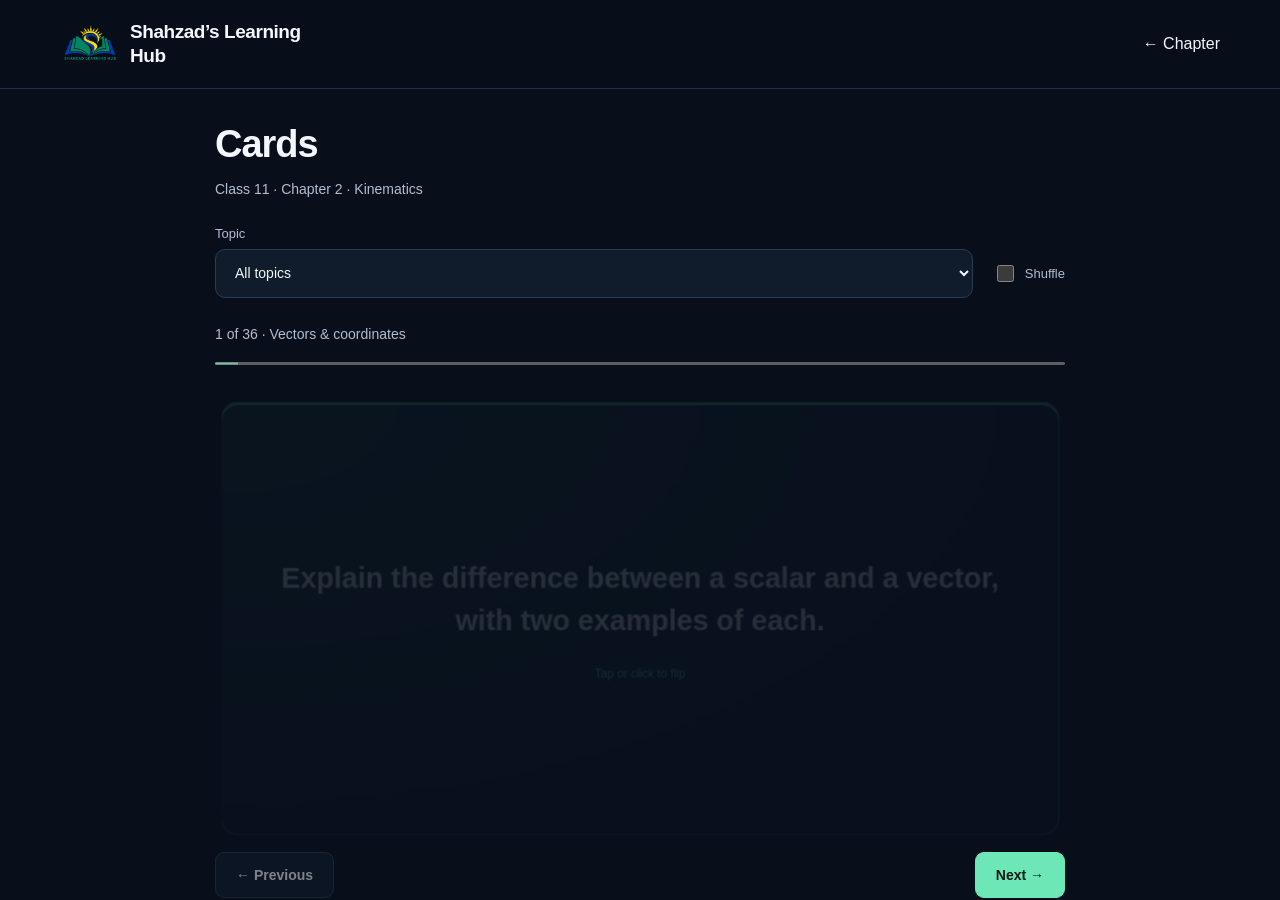
<file: site/materials/class-11/chapter-2-practice.html>
<!doctype html><html lang="en"><head><meta charset="utf-8"><meta name="viewport" content="width=device-width,initial-scale=1"><meta http-equiv="refresh" content="0;url=../../study.html?class=11&chapter=2&mode=cards"><title>Chapter practice</title></head><body><a href="../../study.html?class=11&chapter=2&mode=cards">Open chapter cards</a></body></html>
</file>
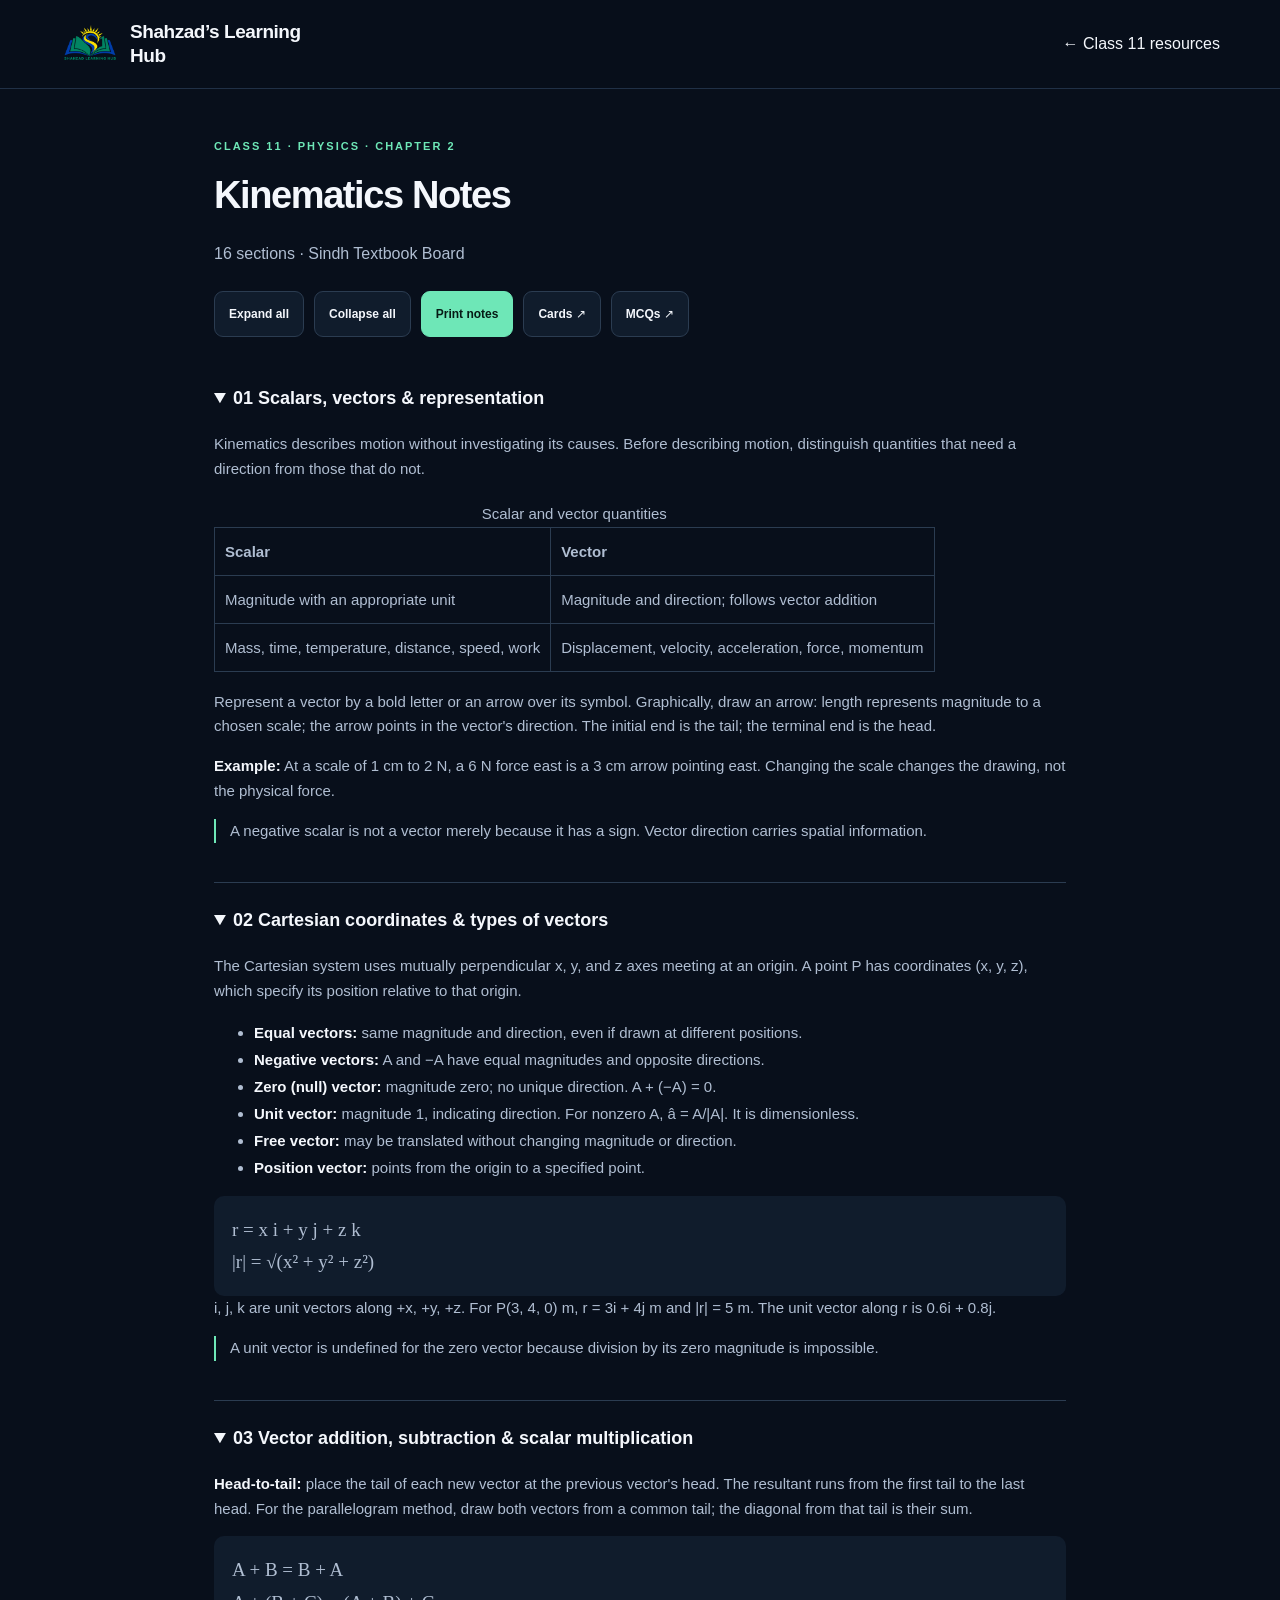
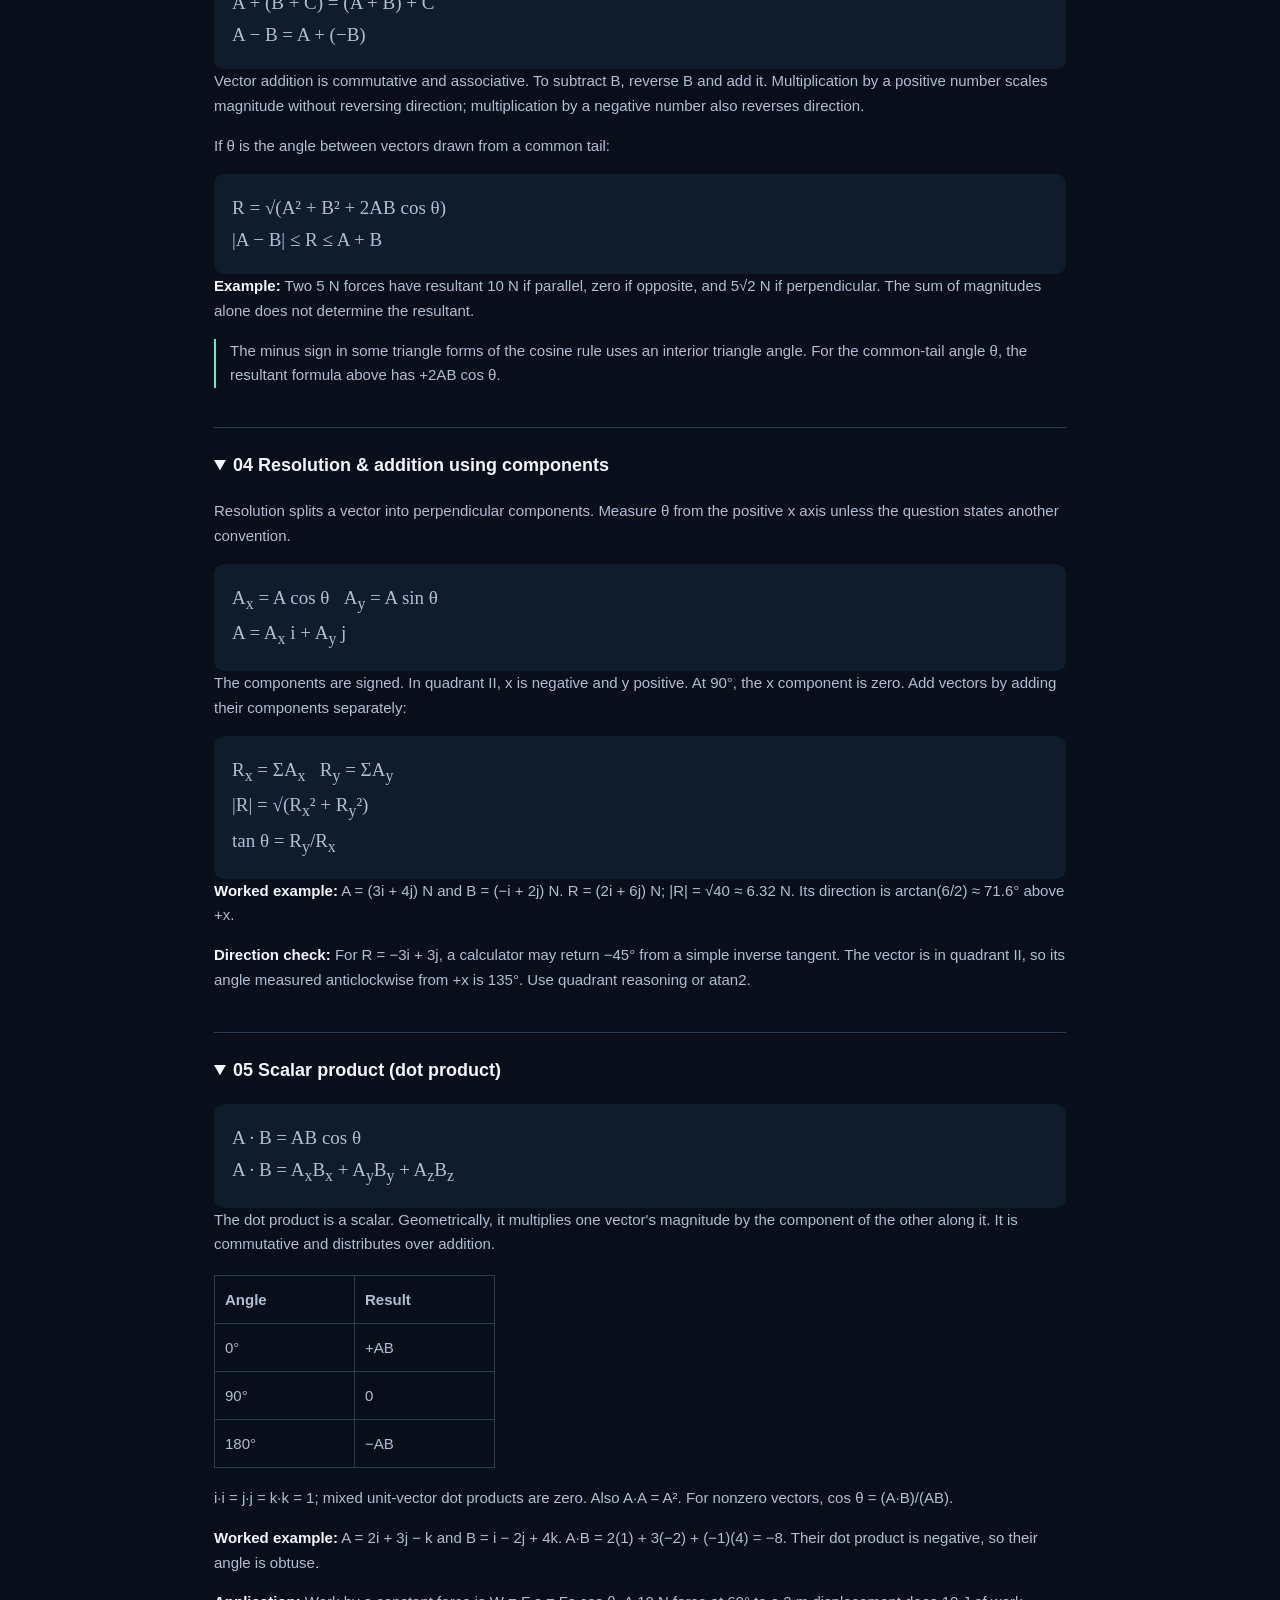
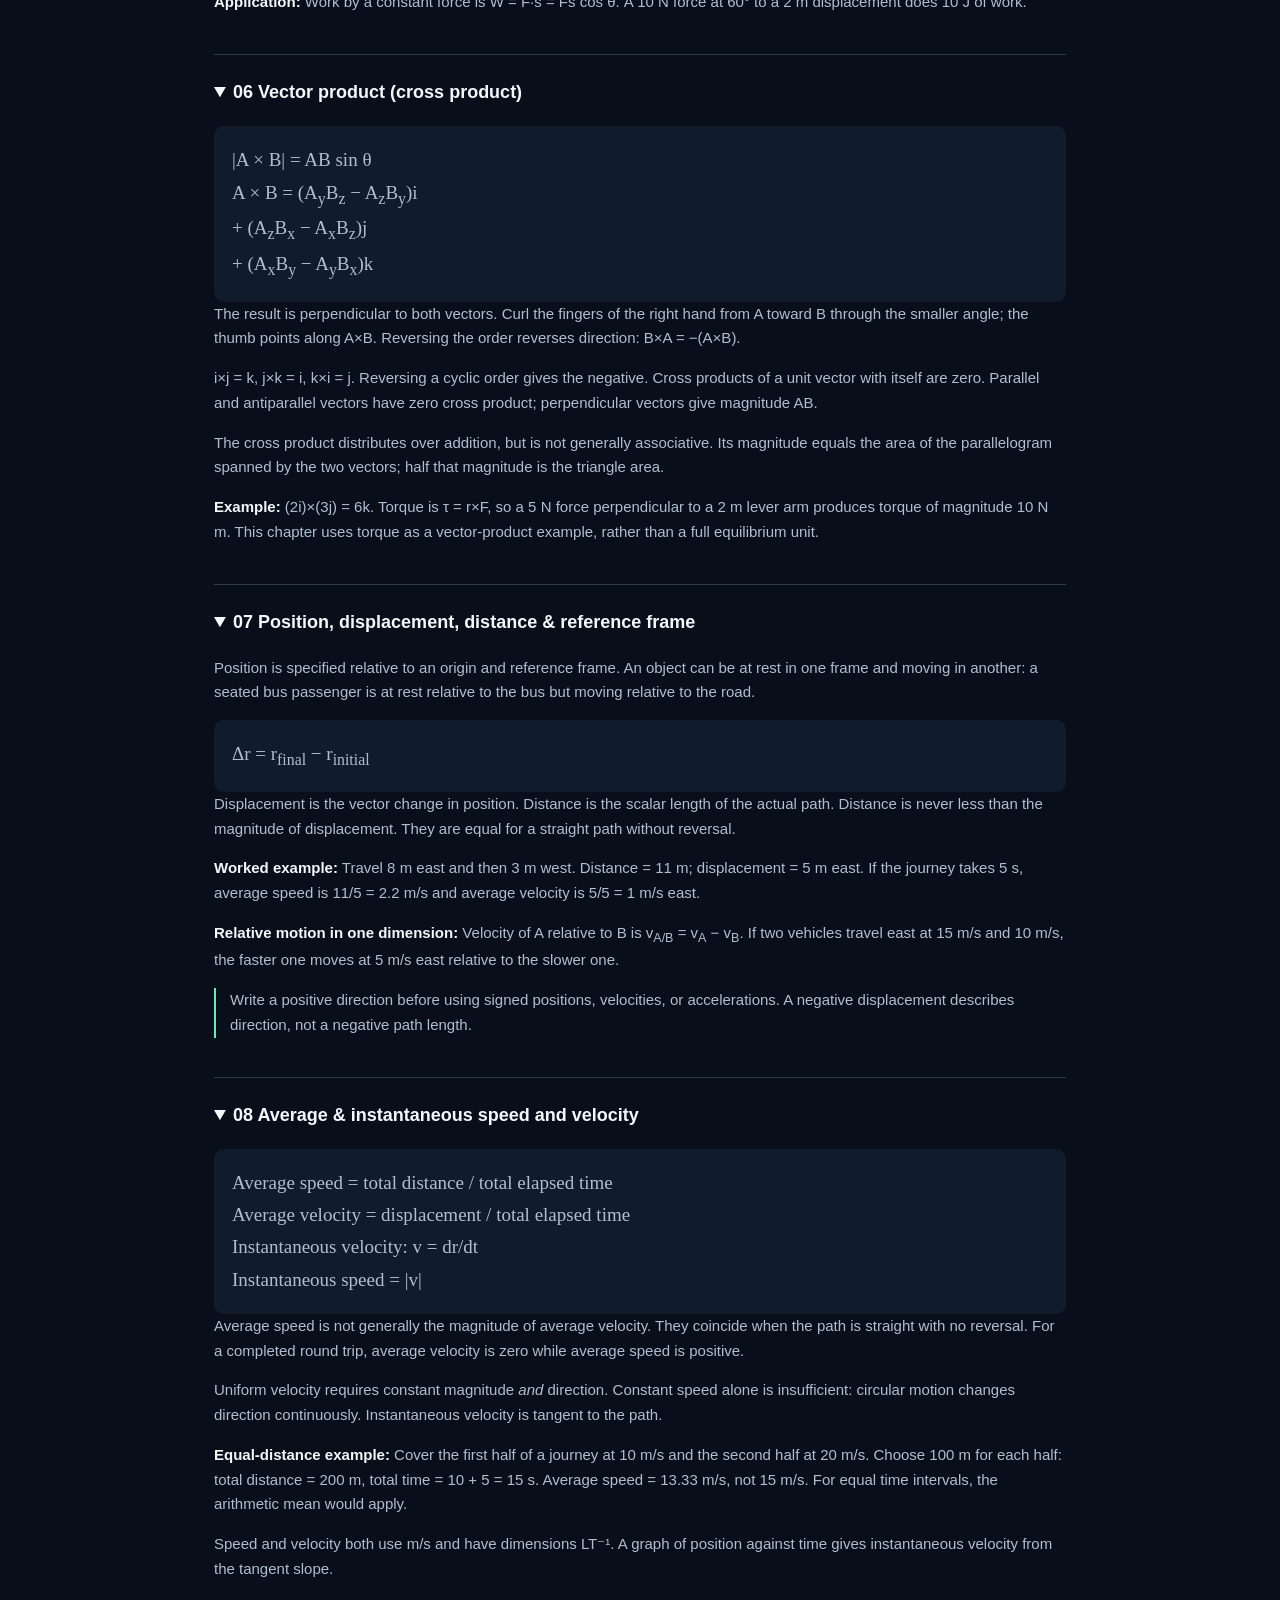
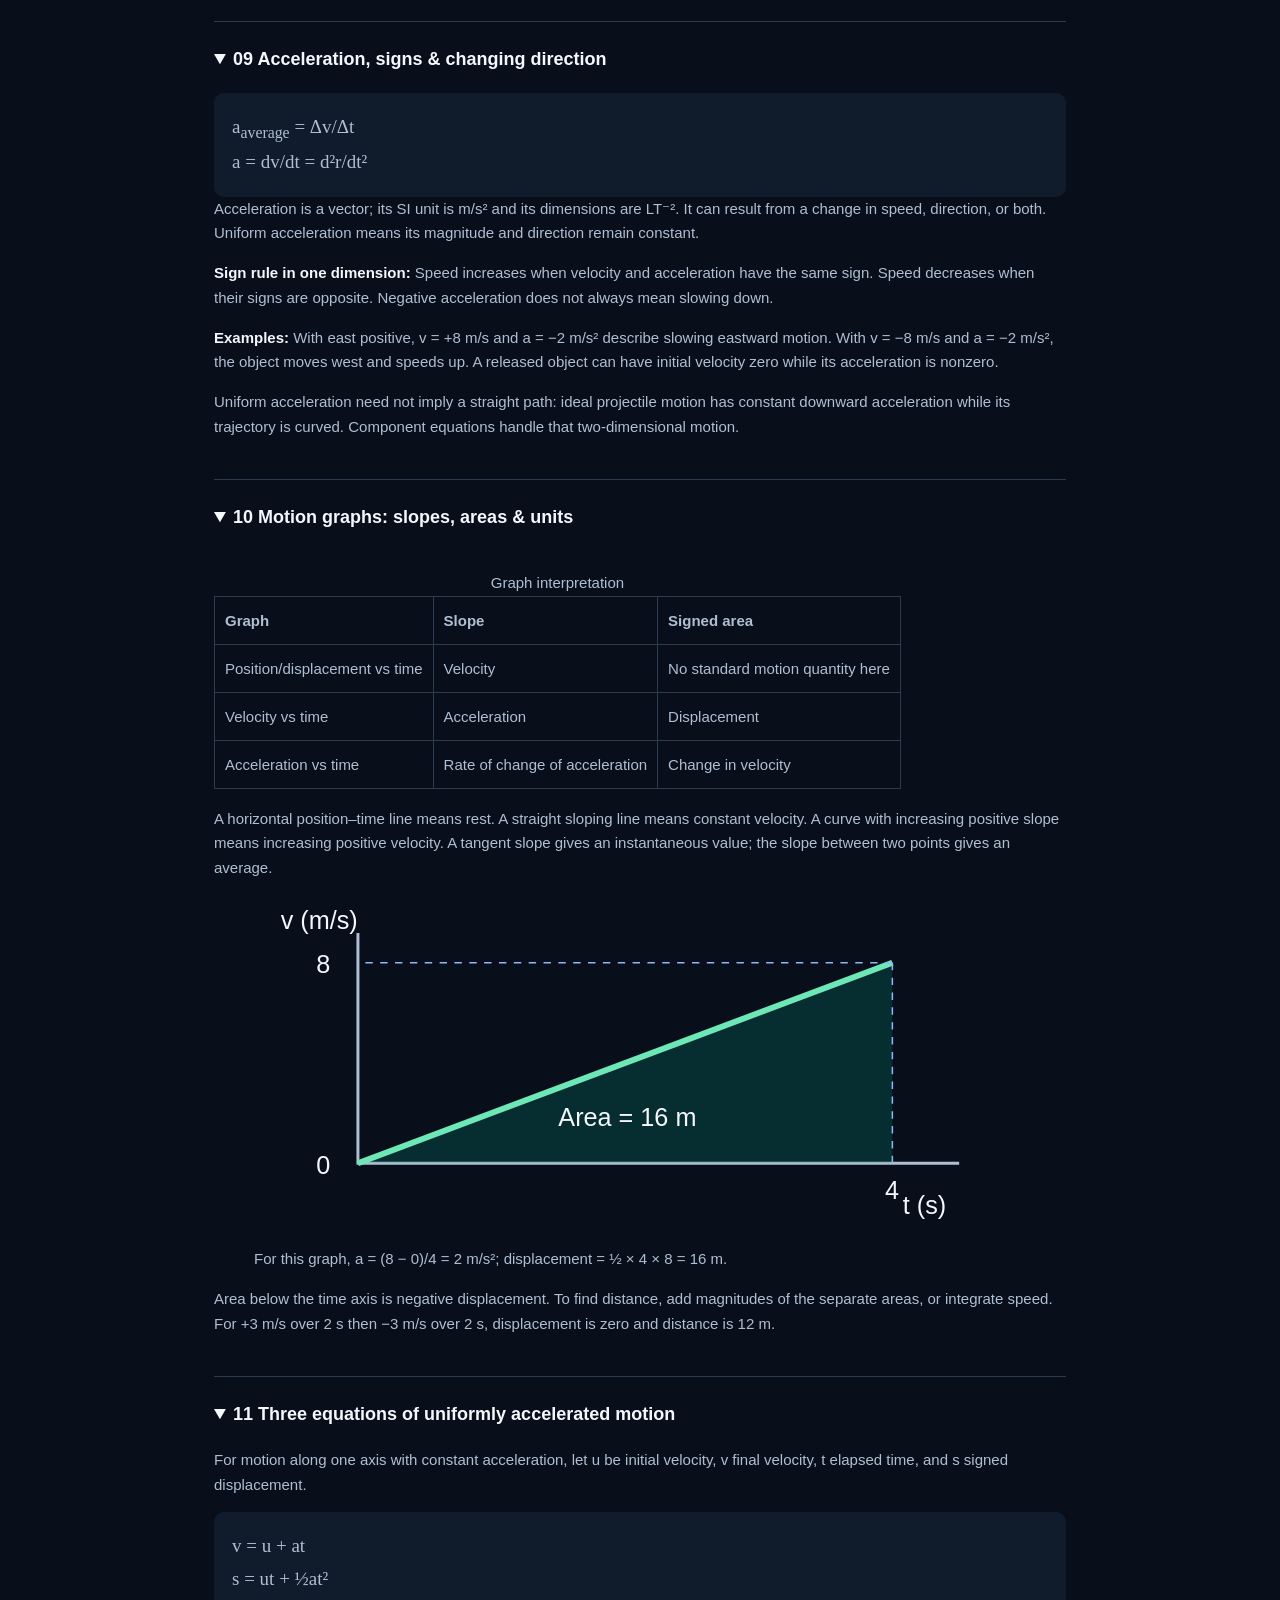
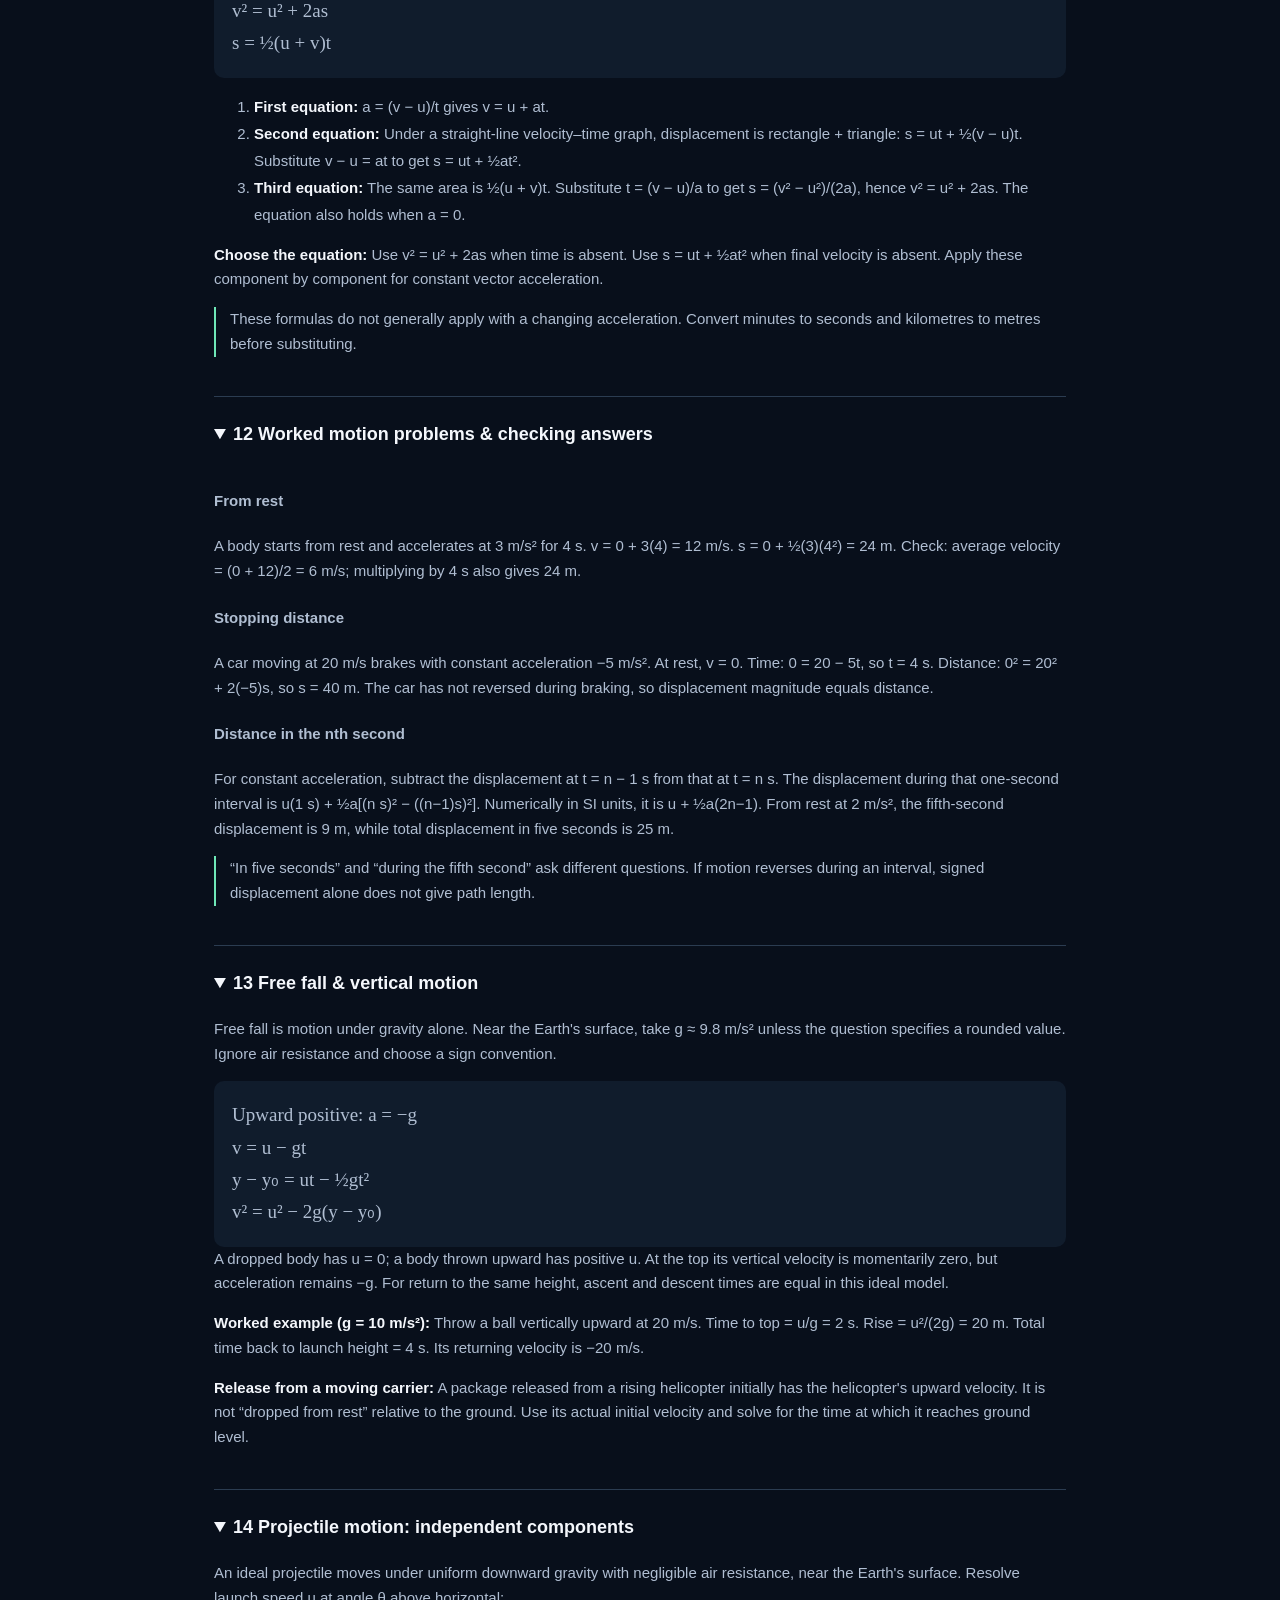
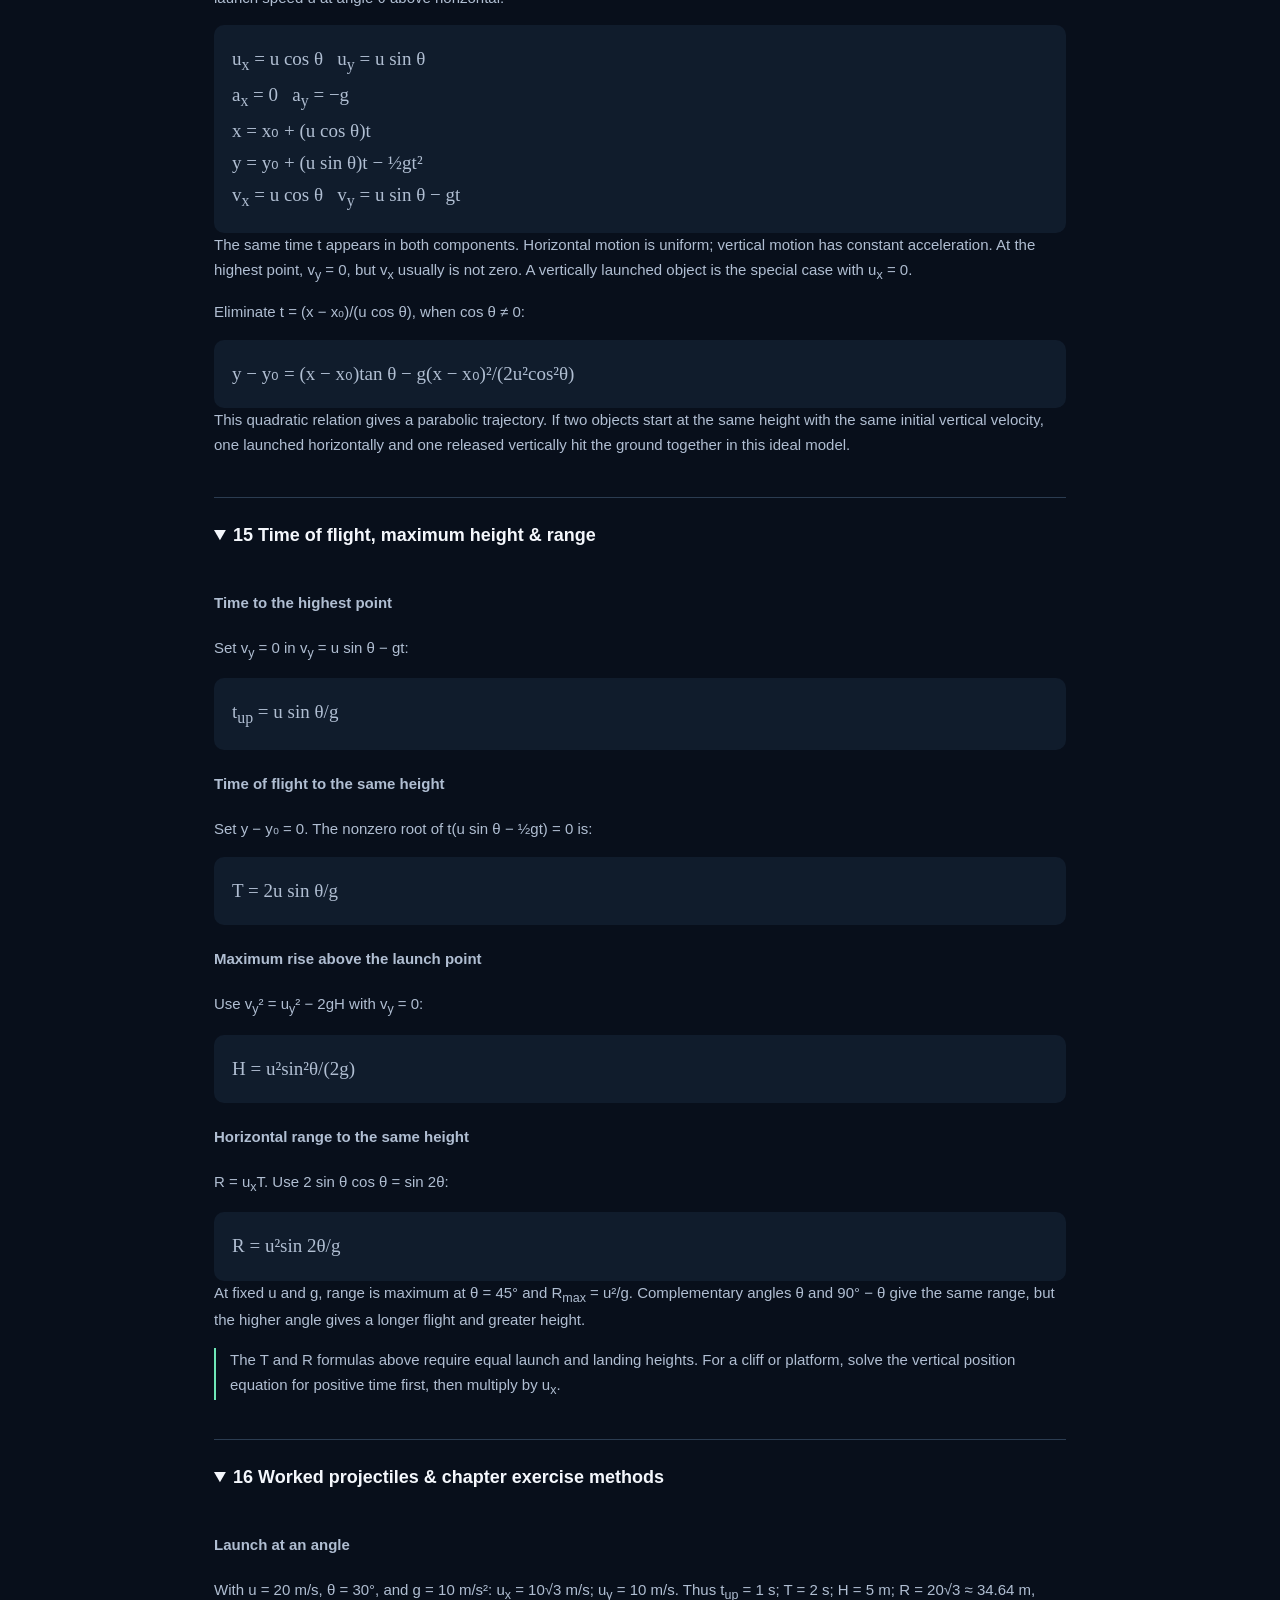
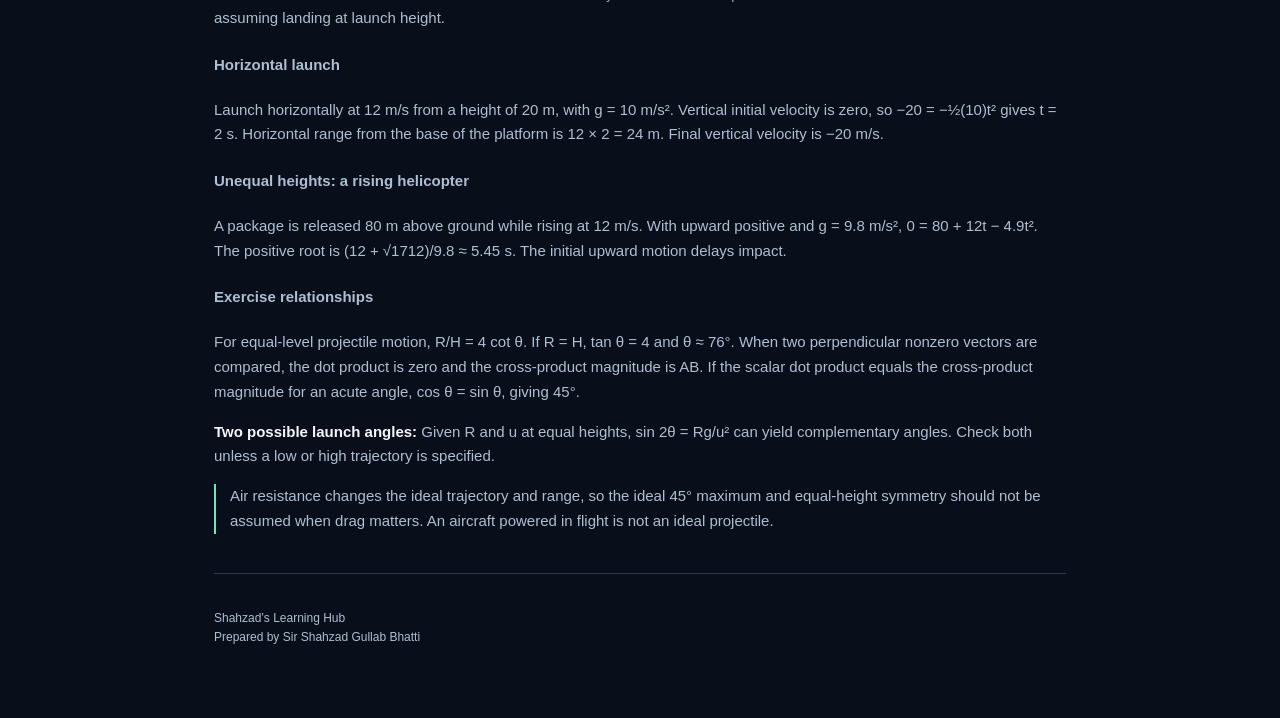
<file: site/materials/class-11/kinematics-notes.html>
<!doctype html><html lang="en"><head><meta charset="utf-8"><meta name="viewport" content="width=device-width,initial-scale=1"><meta name="color-scheme" content="dark"><title>Class 11 Kinematics Notes</title><link rel="icon" href="../../assets/new-logo.png"><link rel="stylesheet" href="../../styles.css"><script src="../../reader.js" defer></script></head><body><header class="site-header"><div class="container header-inner"><a class="brand" href="../../index.html"><img src="../../assets/new-logo.png" width="44" height="44" alt="Shahzad’s Learning Hub"><span class="brand-title">Shahzad’s Learning Hub</span></a><a href="../../chapter.html?class=11&chapter=2&subject=Physics">← Class 11 resources</a></div></header><main class="reader"><p class="eyebrow">CLASS 11 · PHYSICS · CHAPTER 2</p><h1>Kinematics Notes</h1><p class="reader-intro">16 sections · Sindh Textbook Board</p><div class="reader-tools"><button class="button" data-expand>Expand all</button><button class="button" data-collapse>Collapse all</button><button class="button primary" data-print>Print notes</button><a class="button" href="../../study.html?class=11&chapter=2&mode=cards">Cards ↗</a><a class="button" href="../../study.html?class=11&chapter=2&mode=mcqs">MCQs ↗</a></div><details class="note-block" id="note-1" open><summary>01 Scalars, vectors &amp; representation</summary><div class="note-content">
<p>Kinematics describes motion without investigating its causes. Before describing motion, distinguish quantities that need a direction from those that do not.</p>
<table><caption>Scalar and vector quantities</caption><thead><tr><th>Scalar</th><th>Vector</th></tr></thead><tbody><tr><td>Magnitude with an appropriate unit</td><td>Magnitude and direction; follows vector addition</td></tr><tr><td>Mass, time, temperature, distance, speed, work</td><td>Displacement, velocity, acceleration, force, momentum</td></tr></tbody></table>
<p>Represent a vector by a bold letter or an arrow over its symbol. Graphically, draw an arrow: length represents magnitude to a chosen scale; the arrow points in the vector's direction. The initial end is the tail; the terminal end is the head.</p>
<p><strong>Example:</strong> At a scale of 1 cm to 2 N, a 6 N force east is a 3 cm arrow pointing east. Changing the scale changes the drawing, not the physical force.</p>
<p class="callout">A negative scalar is not a vector merely because it has a sign. Vector direction carries spatial information.</p></div></details>
<details class="note-block" id="note-2" open><summary>02 Cartesian coordinates &amp; types of vectors</summary><div class="note-content">
<p>The Cartesian system uses mutually perpendicular x, y, and z axes meeting at an origin. A point P has coordinates (x, y, z), which specify its position relative to that origin.</p>
<ul><li><strong>Equal vectors:</strong> same magnitude and direction, even if drawn at different positions.</li><li><strong>Negative vectors:</strong> A and −A have equal magnitudes and opposite directions.</li><li><strong>Zero (null) vector:</strong> magnitude zero; no unique direction. A + (−A) = 0.</li><li><strong>Unit vector:</strong> magnitude 1, indicating direction. For nonzero A, â = A/|A|. It is dimensionless.</li><li><strong>Free vector:</strong> may be translated without changing magnitude or direction.</li><li><strong>Position vector:</strong> points from the origin to a specified point.</li></ul>
<div class="formula">r = x i + y j + z k<br>|r| = √(x² + y² + z²)</div>
<p>i, j, k are unit vectors along +x, +y, +z. For P(3, 4, 0) m, r = 3i + 4j m and |r| = 5 m. The unit vector along r is 0.6i + 0.8j.</p>
<p class="callout">A unit vector is undefined for the zero vector because division by its zero magnitude is impossible.</p></div></details>
<details class="note-block" id="note-3" open><summary>03 Vector addition, subtraction &amp; scalar multiplication</summary><div class="note-content">
<p><strong>Head-to-tail:</strong> place the tail of each new vector at the previous vector's head. The resultant runs from the first tail to the last head. For the parallelogram method, draw both vectors from a common tail; the diagonal from that tail is their sum.</p>
<div class="formula">A + B = B + A<br>A + (B + C) = (A + B) + C<br>A − B = A + (−B)</div>
<p>Vector addition is commutative and associative. To subtract B, reverse B and add it. Multiplication by a positive number scales magnitude without reversing direction; multiplication by a negative number also reverses direction.</p>
<p>If θ is the angle between vectors drawn from a common tail:</p><div class="formula">R = √(A² + B² + 2AB cos θ)<br>|A − B| ≤ R ≤ A + B</div>
<p><strong>Example:</strong> Two 5 N forces have resultant 10 N if parallel, zero if opposite, and 5√2 N if perpendicular. The sum of magnitudes alone does not determine the resultant.</p>
<p class="callout">The minus sign in some triangle forms of the cosine rule uses an interior triangle angle. For the common-tail angle θ, the resultant formula above has +2AB cos θ.</p></div></details>
<details class="note-block" id="note-4" open><summary>04 Resolution &amp; addition using components</summary><div class="note-content">
<p>Resolution splits a vector into perpendicular components. Measure θ from the positive x axis unless the question states another convention.</p><div class="formula">A<sub>x</sub> = A cos θ &nbsp; A<sub>y</sub> = A sin θ<br>A = A<sub>x</sub> i + A<sub>y</sub> j</div>
<p>The components are signed. In quadrant II, x is negative and y positive. At 90°, the x component is zero. Add vectors by adding their components separately:</p><div class="formula">R<sub>x</sub> = ΣA<sub>x</sub> &nbsp; R<sub>y</sub> = ΣA<sub>y</sub><br>|R| = √(R<sub>x</sub>² + R<sub>y</sub>²)<br>tan θ = R<sub>y</sub>/R<sub>x</sub></div>
<p><strong>Worked example:</strong> A = (3i + 4j) N and B = (−i + 2j) N. R = (2i + 6j) N; |R| = √40 ≈ 6.32 N. Its direction is arctan(6/2) ≈ 71.6° above +x.</p>
<p><strong>Direction check:</strong> For R = −3i + 3j, a calculator may return −45° from a simple inverse tangent. The vector is in quadrant II, so its angle measured anticlockwise from +x is 135°. Use quadrant reasoning or atan2.</p></div></details>
<details class="note-block" id="note-5" open><summary>05 Scalar product (dot product)</summary><div class="note-content">
<div class="formula">A · B = AB cos θ<br>A · B = A<sub>x</sub>B<sub>x</sub> + A<sub>y</sub>B<sub>y</sub> + A<sub>z</sub>B<sub>z</sub></div>
<p>The dot product is a scalar. Geometrically, it multiplies one vector's magnitude by the component of the other along it. It is commutative and distributes over addition.</p>
<table><thead><tr><th>Angle</th><th>Result</th></tr></thead><tbody><tr><td>0°</td><td>+AB</td></tr><tr><td>90°</td><td>0</td></tr><tr><td>180°</td><td>−AB</td></tr></tbody></table>
<p>i·i = j·j = k·k = 1; mixed unit-vector dot products are zero. Also A·A = A². For nonzero vectors, cos θ = (A·B)/(AB).</p>
<p><strong>Worked example:</strong> A = 2i + 3j − k and B = i − 2j + 4k. A·B = 2(1) + 3(−2) + (−1)(4) = −8. Their dot product is negative, so their angle is obtuse.</p>
<p><strong>Application:</strong> Work by a constant force is W = F·s = Fs cos θ. A 10 N force at 60° to a 2 m displacement does 10 J of work.</p></div></details>
<details class="note-block" id="note-6" open><summary>06 Vector product (cross product)</summary><div class="note-content">
<div class="formula">|A × B| = AB sin θ<br>A × B = (A<sub>y</sub>B<sub>z</sub> − A<sub>z</sub>B<sub>y</sub>)i<br>+ (A<sub>z</sub>B<sub>x</sub> − A<sub>x</sub>B<sub>z</sub>)j<br>+ (A<sub>x</sub>B<sub>y</sub> − A<sub>y</sub>B<sub>x</sub>)k</div>
<p>The result is perpendicular to both vectors. Curl the fingers of the right hand from A toward B through the smaller angle; the thumb points along A×B. Reversing the order reverses direction: B×A = −(A×B).</p>
<p>i×j = k, j×k = i, k×i = j. Reversing a cyclic order gives the negative. Cross products of a unit vector with itself are zero. Parallel and antiparallel vectors have zero cross product; perpendicular vectors give magnitude AB.</p>
<p>The cross product distributes over addition, but is not generally associative. Its magnitude equals the area of the parallelogram spanned by the two vectors; half that magnitude is the triangle area.</p>
<p><strong>Example:</strong> (2i)×(3j) = 6k. Torque is τ = r×F, so a 5 N force perpendicular to a 2 m lever arm produces torque of magnitude 10 N m. This chapter uses torque as a vector-product example, rather than a full equilibrium unit.</p></div></details>
<details class="note-block" id="note-7" open><summary>07 Position, displacement, distance &amp; reference frame</summary><div class="note-content">
<p>Position is specified relative to an origin and reference frame. An object can be at rest in one frame and moving in another: a seated bus passenger is at rest relative to the bus but moving relative to the road.</p><div class="formula">Δr = r<sub>final</sub> − r<sub>initial</sub></div>
<p>Displacement is the vector change in position. Distance is the scalar length of the actual path. Distance is never less than the magnitude of displacement. They are equal for a straight path without reversal.</p>
<p><strong>Worked example:</strong> Travel 8 m east and then 3 m west. Distance = 11 m; displacement = 5 m east. If the journey takes 5 s, average speed is 11/5 = 2.2 m/s and average velocity is 5/5 = 1 m/s east.</p>
<p><strong>Relative motion in one dimension:</strong> Velocity of A relative to B is v<sub>A/B</sub> = v<sub>A</sub> − v<sub>B</sub>. If two vehicles travel east at 15 m/s and 10 m/s, the faster one moves at 5 m/s east relative to the slower one.</p>
<p class="callout">Write a positive direction before using signed positions, velocities, or accelerations. A negative displacement describes direction, not a negative path length.</p></div></details>
<details class="note-block" id="note-8" open><summary>08 Average &amp; instantaneous speed and velocity</summary><div class="note-content">
<div class="formula">Average speed = total distance / total elapsed time<br>Average velocity = displacement / total elapsed time<br>Instantaneous velocity: v = dr/dt<br>Instantaneous speed = |v|</div>
<p>Average speed is not generally the magnitude of average velocity. They coincide when the path is straight with no reversal. For a completed round trip, average velocity is zero while average speed is positive.</p>
<p>Uniform velocity requires constant magnitude <em>and</em> direction. Constant speed alone is insufficient: circular motion changes direction continuously. Instantaneous velocity is tangent to the path.</p>
<p><strong>Equal-distance example:</strong> Cover the first half of a journey at 10 m/s and the second half at 20 m/s. Choose 100 m for each half: total distance = 200 m, total time = 10 + 5 = 15 s. Average speed = 13.33 m/s, not 15 m/s. For equal time intervals, the arithmetic mean would apply.</p>
<p>Speed and velocity both use m/s and have dimensions LT⁻¹. A graph of position against time gives instantaneous velocity from the tangent slope.</p></div></details>
<details class="note-block" id="note-9" open><summary>09 Acceleration, signs &amp; changing direction</summary><div class="note-content">
<div class="formula">a<sub>average</sub> = Δv/Δt<br>a = dv/dt = d²r/dt²</div>
<p>Acceleration is a vector; its SI unit is m/s² and its dimensions are LT⁻². It can result from a change in speed, direction, or both. Uniform acceleration means its magnitude and direction remain constant.</p>
<p><strong>Sign rule in one dimension:</strong> Speed increases when velocity and acceleration have the same sign. Speed decreases when their signs are opposite. Negative acceleration does not always mean slowing down.</p>
<p><strong>Examples:</strong> With east positive, v = +8 m/s and a = −2 m/s² describe slowing eastward motion. With v = −8 m/s and a = −2 m/s², the object moves west and speeds up. A released object can have initial velocity zero while its acceleration is nonzero.</p>
<p>Uniform acceleration need not imply a straight path: ideal projectile motion has constant downward acceleration while its trajectory is curved. Component equations handle that two-dimensional motion.</p></div></details>
<details class="note-block" id="note-10" open><summary>10 Motion graphs: slopes, areas &amp; units</summary><div class="note-content">
<table><caption>Graph interpretation</caption><thead><tr><th>Graph</th><th>Slope</th><th>Signed area</th></tr></thead><tbody><tr><td>Position/displacement vs time</td><td>Velocity</td><td>No standard motion quantity here</td></tr><tr><td>Velocity vs time</td><td>Acceleration</td><td>Displacement</td></tr><tr><td>Acceleration vs time</td><td>Rate of change of acceleration</td><td>Change in velocity</td></tr></tbody></table>
<p>A horizontal position–time line means rest. A straight sloping line means constant velocity. A curve with increasing positive slope means increasing positive velocity. A tangent slope gives an instantaneous value; the slope between two points gives an average.</p>
<figure><svg viewBox="0 0 520 230" role="img" aria-labelledby="graph-title"><title id="graph-title">Velocity increases linearly from zero to eight metres per second over four seconds. Triangular area is sixteen metres.</title><path d="M70 25V180H475" fill="none" stroke="#b0bed2" stroke-width="2"/><path d="M70 180L430 45V180Z" fill="#00a884" fill-opacity=".2"/><path d="M70 180L430 45" stroke="#6ee7b7" stroke-width="4"/><path d="M430 45H70M430 45V180" stroke="#8cb8ff" stroke-dasharray="5 5" fill="none"/><g fill="#f4f7fc" font-size="17" font-family="Segoe UI,Arial"><text x="18" y="22">v (m/s)</text><text x="437" y="214">t (s)</text><text x="42" y="187">0</text><text x="42" y="52">8</text><text x="425" y="204">4</text><text x="205" y="155">Area = 16 m</text></g></svg><figcaption>For this graph, a = (8 − 0)/4 = 2 m/s²; displacement = ½ × 4 × 8 = 16 m.</figcaption></figure>
<p>Area below the time axis is negative displacement. To find distance, add magnitudes of the separate areas, or integrate speed. For +3 m/s over 2 s then −3 m/s over 2 s, displacement is zero and distance is 12 m.</p></div></details>
<details class="note-block" id="note-11" open><summary>11 Three equations of uniformly accelerated motion</summary><div class="note-content">
<p>For motion along one axis with constant acceleration, let u be initial velocity, v final velocity, t elapsed time, and s signed displacement.</p><div class="formula">v = u + at<br>s = ut + ½at²<br>v² = u² + 2as<br>s = ½(u + v)t</div>
<ol><li><strong>First equation:</strong> a = (v − u)/t gives v = u + at.</li><li><strong>Second equation:</strong> Under a straight-line velocity–time graph, displacement is rectangle + triangle: s = ut + ½(v − u)t. Substitute v − u = at to get s = ut + ½at².</li><li><strong>Third equation:</strong> The same area is ½(u + v)t. Substitute t = (v − u)/a to get s = (v² − u²)/(2a), hence v² = u² + 2as. The equation also holds when a = 0.</li></ol>
<p><strong>Choose the equation:</strong> Use v² = u² + 2as when time is absent. Use s = ut + ½at² when final velocity is absent. Apply these component by component for constant vector acceleration.</p>
<p class="callout">These formulas do not generally apply with a changing acceleration. Convert minutes to seconds and kilometres to metres before substituting.</p></div></details>
<details class="note-block" id="note-12" open><summary>12 Worked motion problems &amp; checking answers</summary><div class="note-content">
<h4>From rest</h4><p>A body starts from rest and accelerates at 3 m/s² for 4 s. v = 0 + 3(4) = 12 m/s. s = 0 + ½(3)(4²) = 24 m. Check: average velocity = (0 + 12)/2 = 6 m/s; multiplying by 4 s also gives 24 m.</p>
<h4>Stopping distance</h4><p>A car moving at 20 m/s brakes with constant acceleration −5 m/s². At rest, v = 0. Time: 0 = 20 − 5t, so t = 4 s. Distance: 0² = 20² + 2(−5)s, so s = 40 m. The car has not reversed during braking, so displacement magnitude equals distance.</p>
<h4>Distance in the nth second</h4><p>For constant acceleration, subtract the displacement at t = n − 1 s from that at t = n s. The displacement during that one-second interval is u(1 s) + ½a[(n s)² − ((n−1)s)²]. Numerically in SI units, it is u + ½a(2n−1). From rest at 2 m/s², the fifth-second displacement is 9 m, while total displacement in five seconds is 25 m.</p>
<p class="callout">“In five seconds” and “during the fifth second” ask different questions. If motion reverses during an interval, signed displacement alone does not give path length.</p></div></details>
<details class="note-block" id="note-13" open><summary>13 Free fall &amp; vertical motion</summary><div class="note-content">
<p>Free fall is motion under gravity alone. Near the Earth's surface, take g ≈ 9.8 m/s² unless the question specifies a rounded value. Ignore air resistance and choose a sign convention.</p><div class="formula">Upward positive: a = −g<br>v = u − gt<br>y − y₀ = ut − ½gt²<br>v² = u² − 2g(y − y₀)</div>
<p>A dropped body has u = 0; a body thrown upward has positive u. At the top its vertical velocity is momentarily zero, but acceleration remains −g. For return to the same height, ascent and descent times are equal in this ideal model.</p>
<p><strong>Worked example (g = 10 m/s²):</strong> Throw a ball vertically upward at 20 m/s. Time to top = u/g = 2 s. Rise = u²/(2g) = 20 m. Total time back to launch height = 4 s. Its returning velocity is −20 m/s.</p>
<p><strong>Release from a moving carrier:</strong> A package released from a rising helicopter initially has the helicopter's upward velocity. It is not “dropped from rest” relative to the ground. Use its actual initial velocity and solve for the time at which it reaches ground level.</p></div></details>
<details class="note-block" id="note-14" open><summary>14 Projectile motion: independent components</summary><div class="note-content">
<p>An ideal projectile moves under uniform downward gravity with negligible air resistance, near the Earth's surface. Resolve launch speed u at angle θ above horizontal:</p><div class="formula">u<sub>x</sub> = u cos θ &nbsp; u<sub>y</sub> = u sin θ<br>a<sub>x</sub> = 0 &nbsp; a<sub>y</sub> = −g<br>x = x₀ + (u cos θ)t<br>y = y₀ + (u sin θ)t − ½gt²<br>v<sub>x</sub> = u cos θ &nbsp; v<sub>y</sub> = u sin θ − gt</div>
<p>The same time t appears in both components. Horizontal motion is uniform; vertical motion has constant acceleration. At the highest point, v<sub>y</sub> = 0, but v<sub>x</sub> usually is not zero. A vertically launched object is the special case with u<sub>x</sub> = 0.</p>
<p>Eliminate t = (x − x₀)/(u cos θ), when cos θ ≠ 0:</p><div class="formula">y − y₀ = (x − x₀)tan θ − g(x − x₀)²/(2u²cos²θ)</div>
<p>This quadratic relation gives a parabolic trajectory. If two objects start at the same height with the same initial vertical velocity, one launched horizontally and one released vertically hit the ground together in this ideal model.</p></div></details>
<details class="note-block" id="note-15" open><summary>15 Time of flight, maximum height &amp; range</summary><div class="note-content">
<h4>Time to the highest point</h4><p>Set v<sub>y</sub> = 0 in v<sub>y</sub> = u sin θ − gt:</p><div class="formula">t<sub>up</sub> = u sin θ/g</div>
<h4>Time of flight to the same height</h4><p>Set y − y₀ = 0. The nonzero root of t(u sin θ − ½gt) = 0 is:</p><div class="formula">T = 2u sin θ/g</div>
<h4>Maximum rise above the launch point</h4><p>Use v<sub>y</sub>² = u<sub>y</sub>² − 2gH with v<sub>y</sub> = 0:</p><div class="formula">H = u²sin²θ/(2g)</div>
<h4>Horizontal range to the same height</h4><p>R = u<sub>x</sub>T. Use 2 sin θ cos θ = sin 2θ:</p><div class="formula">R = u²sin 2θ/g</div>
<p>At fixed u and g, range is maximum at θ = 45° and R<sub>max</sub> = u²/g. Complementary angles θ and 90° − θ give the same range, but the higher angle gives a longer flight and greater height.</p>
<p class="callout">The T and R formulas above require equal launch and landing heights. For a cliff or platform, solve the vertical position equation for positive time first, then multiply by u<sub>x</sub>.</p></div></details>
<details class="note-block" id="note-16" open><summary>16 Worked projectiles &amp; chapter exercise methods</summary><div class="note-content">
<h4>Launch at an angle</h4><p>With u = 20 m/s, θ = 30°, and g = 10 m/s²: u<sub>x</sub> = 10√3 m/s; u<sub>y</sub> = 10 m/s. Thus t<sub>up</sub> = 1 s; T = 2 s; H = 5 m; R = 20√3 ≈ 34.64 m, assuming landing at launch height.</p>
<h4>Horizontal launch</h4><p>Launch horizontally at 12 m/s from a height of 20 m, with g = 10 m/s². Vertical initial velocity is zero, so −20 = −½(10)t² gives t = 2 s. Horizontal range from the base of the platform is 12 × 2 = 24 m. Final vertical velocity is −20 m/s.</p>
<h4>Unequal heights: a rising helicopter</h4><p>A package is released 80 m above ground while rising at 12 m/s. With upward positive and g = 9.8 m/s², 0 = 80 + 12t − 4.9t². The positive root is (12 + √1712)/9.8 ≈ 5.45 s. The initial upward motion delays impact.</p>
<h4>Exercise relationships</h4><p>For equal-level projectile motion, R/H = 4 cot θ. If R = H, tan θ = 4 and θ ≈ 76°. When two perpendicular nonzero vectors are compared, the dot product is zero and the cross-product magnitude is AB. If the scalar dot product equals the cross-product magnitude for an acute angle, cos θ = sin θ, giving 45°.</p>
<p><strong>Two possible launch angles:</strong> Given R and u at equal heights, sin 2θ = Rg/u² can yield complementary angles. Check both unless a low or high trajectory is specified.</p>
<p class="callout">Air resistance changes the ideal trajectory and range, so the ideal 45° maximum and equal-height symmetry should not be assumed when drag matters. An aircraft powered in flight is not an ideal projectile.</p></div></details><p class="reader-footer">Shahzad’s Learning Hub<br>Prepared by Sir Shahzad Gullab Bhatti</p></main></body></html>
</file>
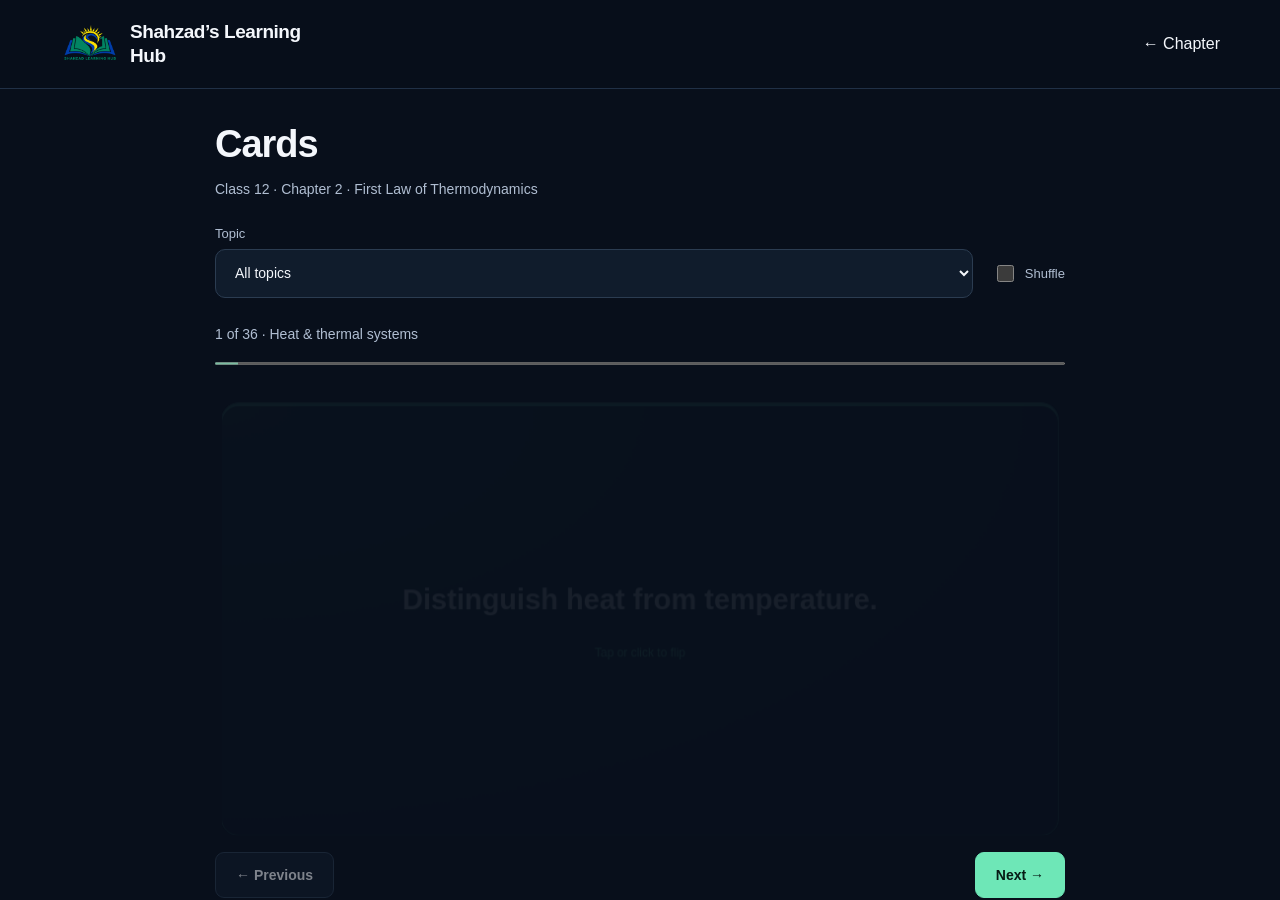
<file: site/materials/class-12/chapter-2-practice.html>
<!doctype html><html lang="en"><head><meta charset="utf-8"><meta name="viewport" content="width=device-width,initial-scale=1"><meta http-equiv="refresh" content="0;url=../../study.html?class=12&chapter=2&mode=cards"><title>Chapter practice</title></head><body><a href="../../study.html?class=12&chapter=2&mode=cards">Open chapter cards</a></body></html>
</file>
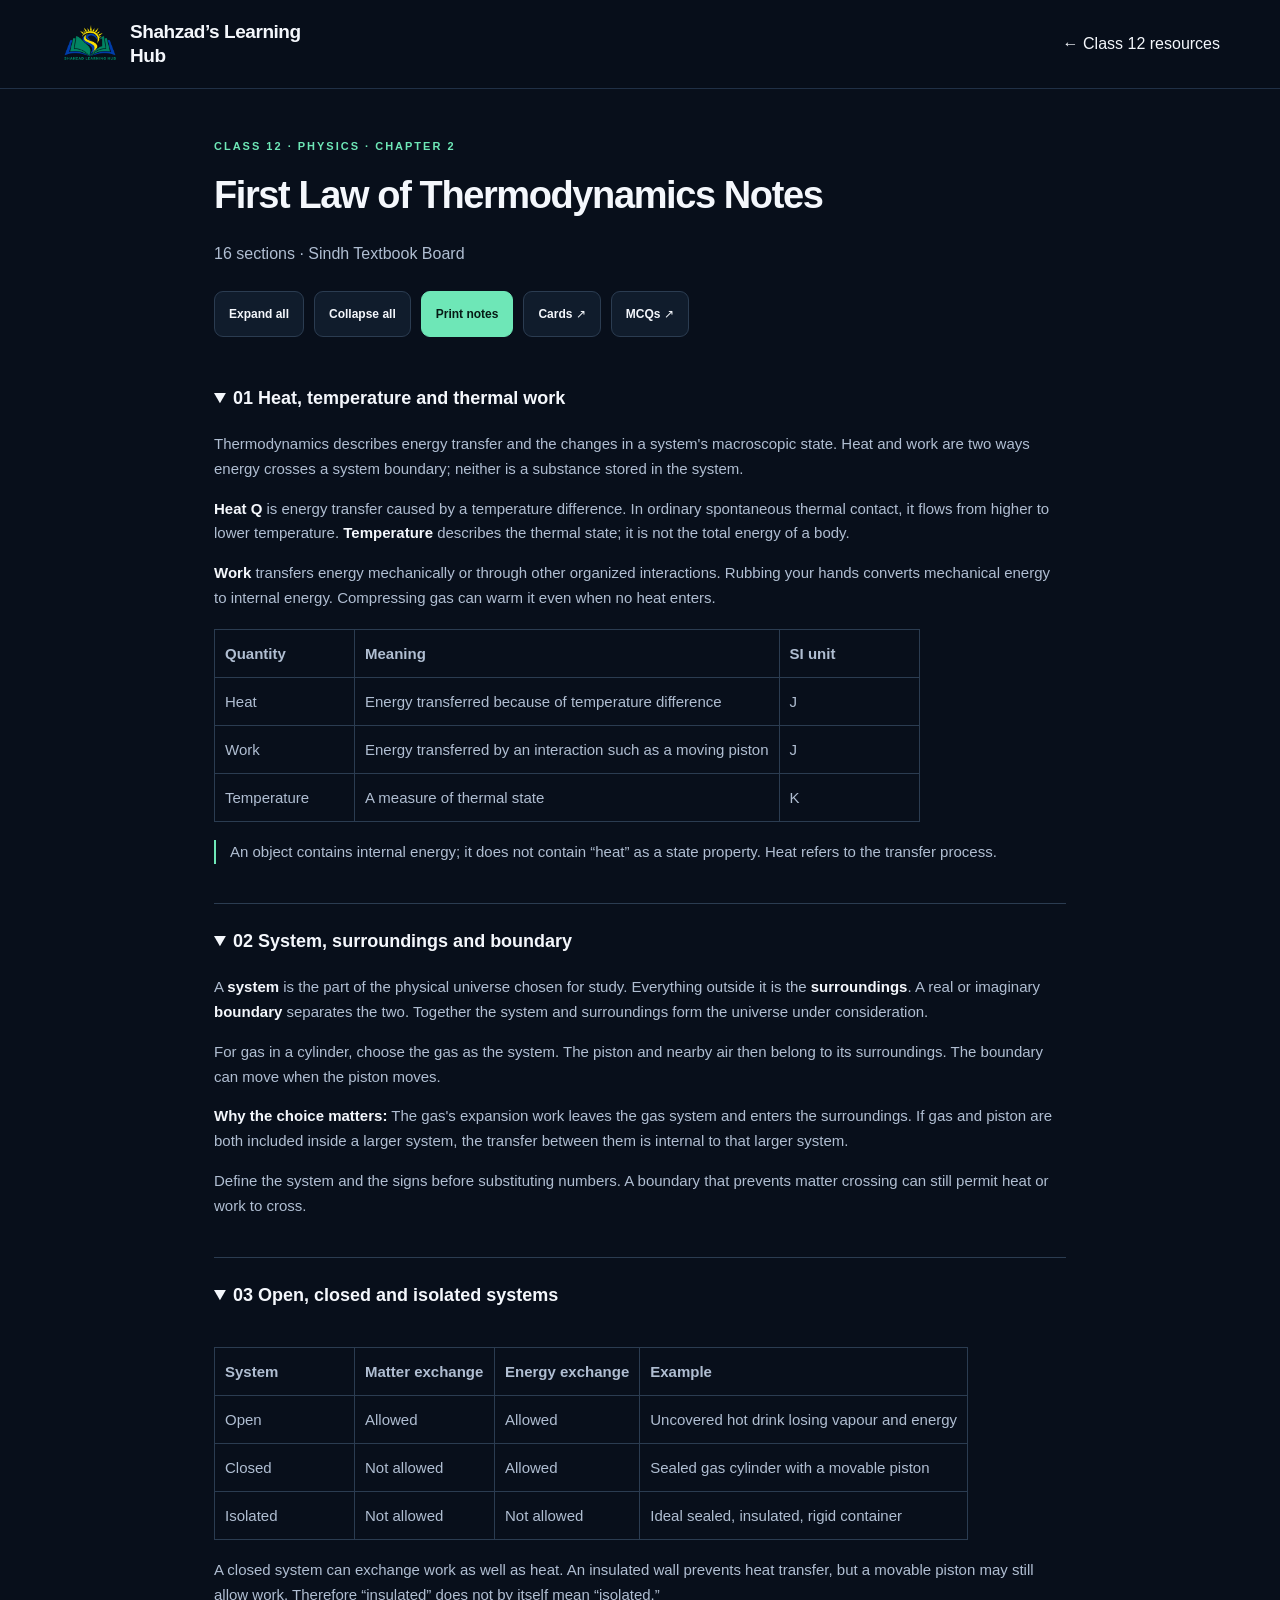
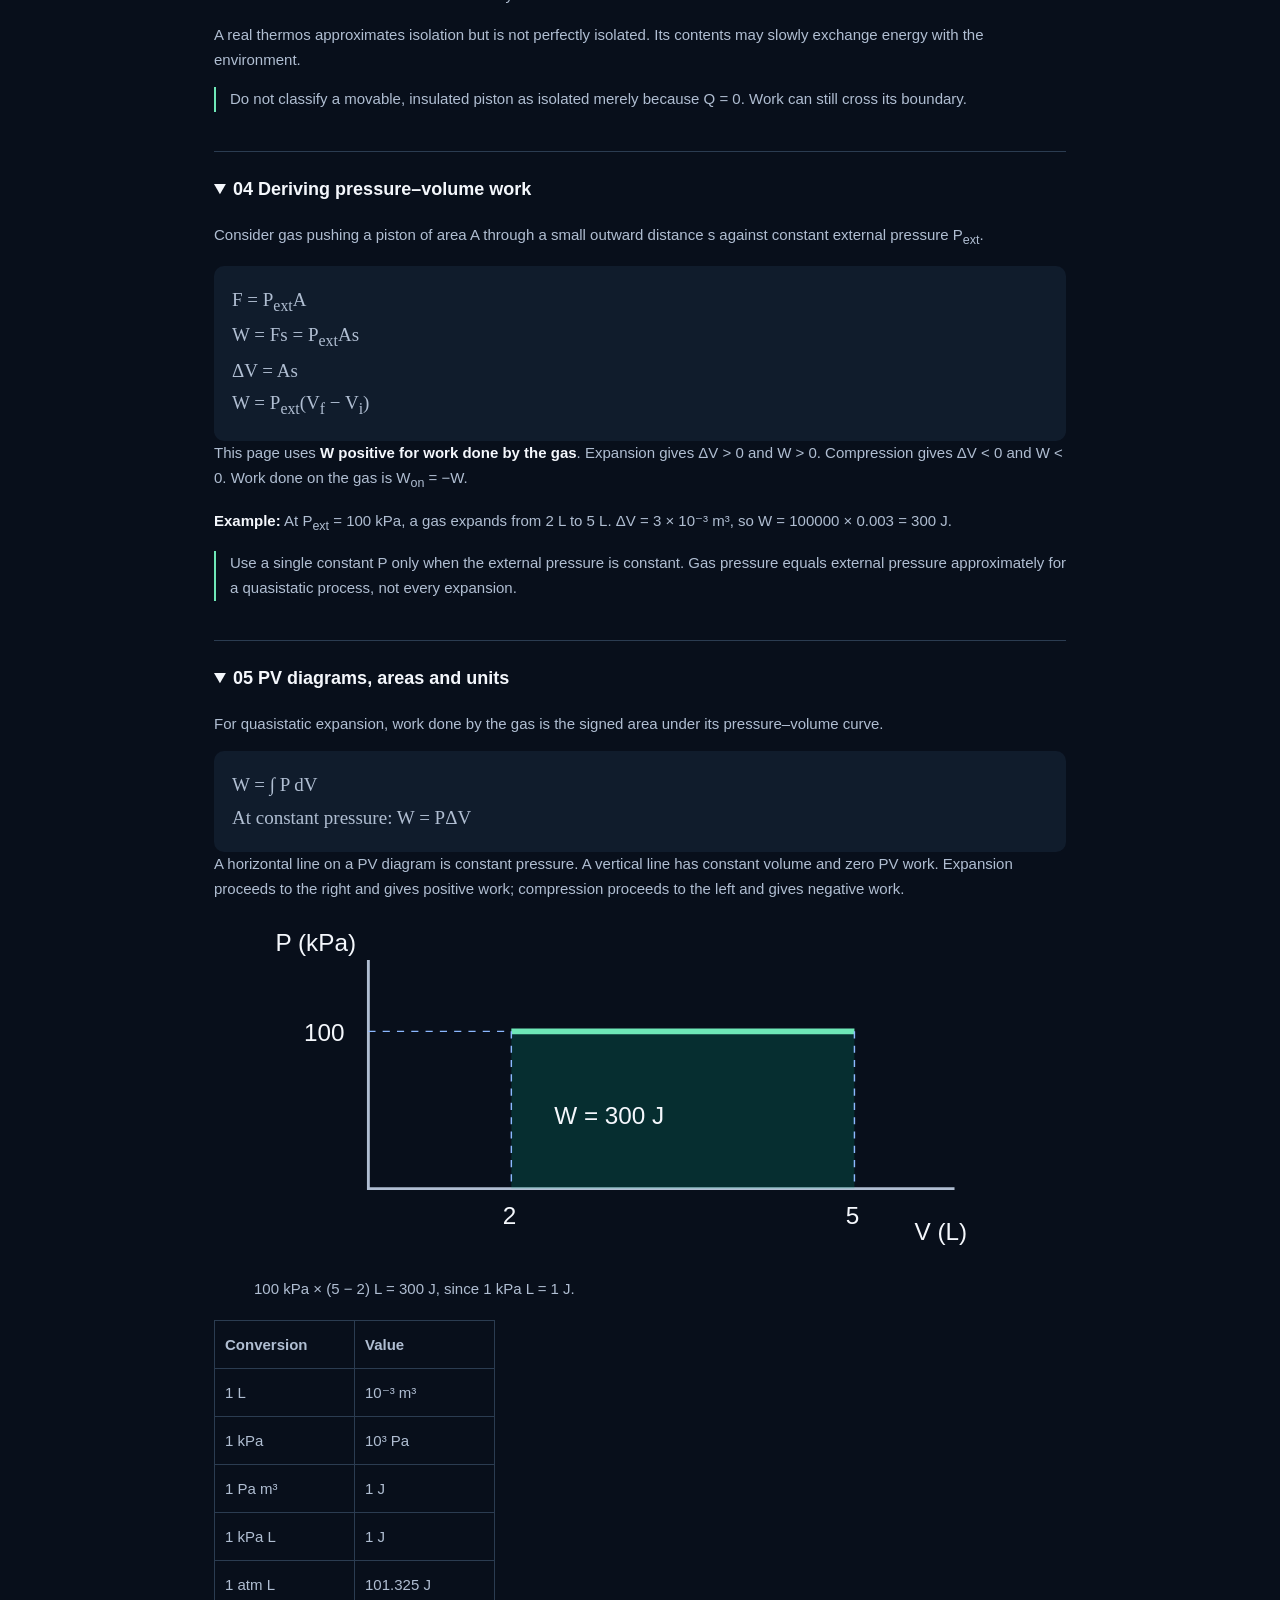
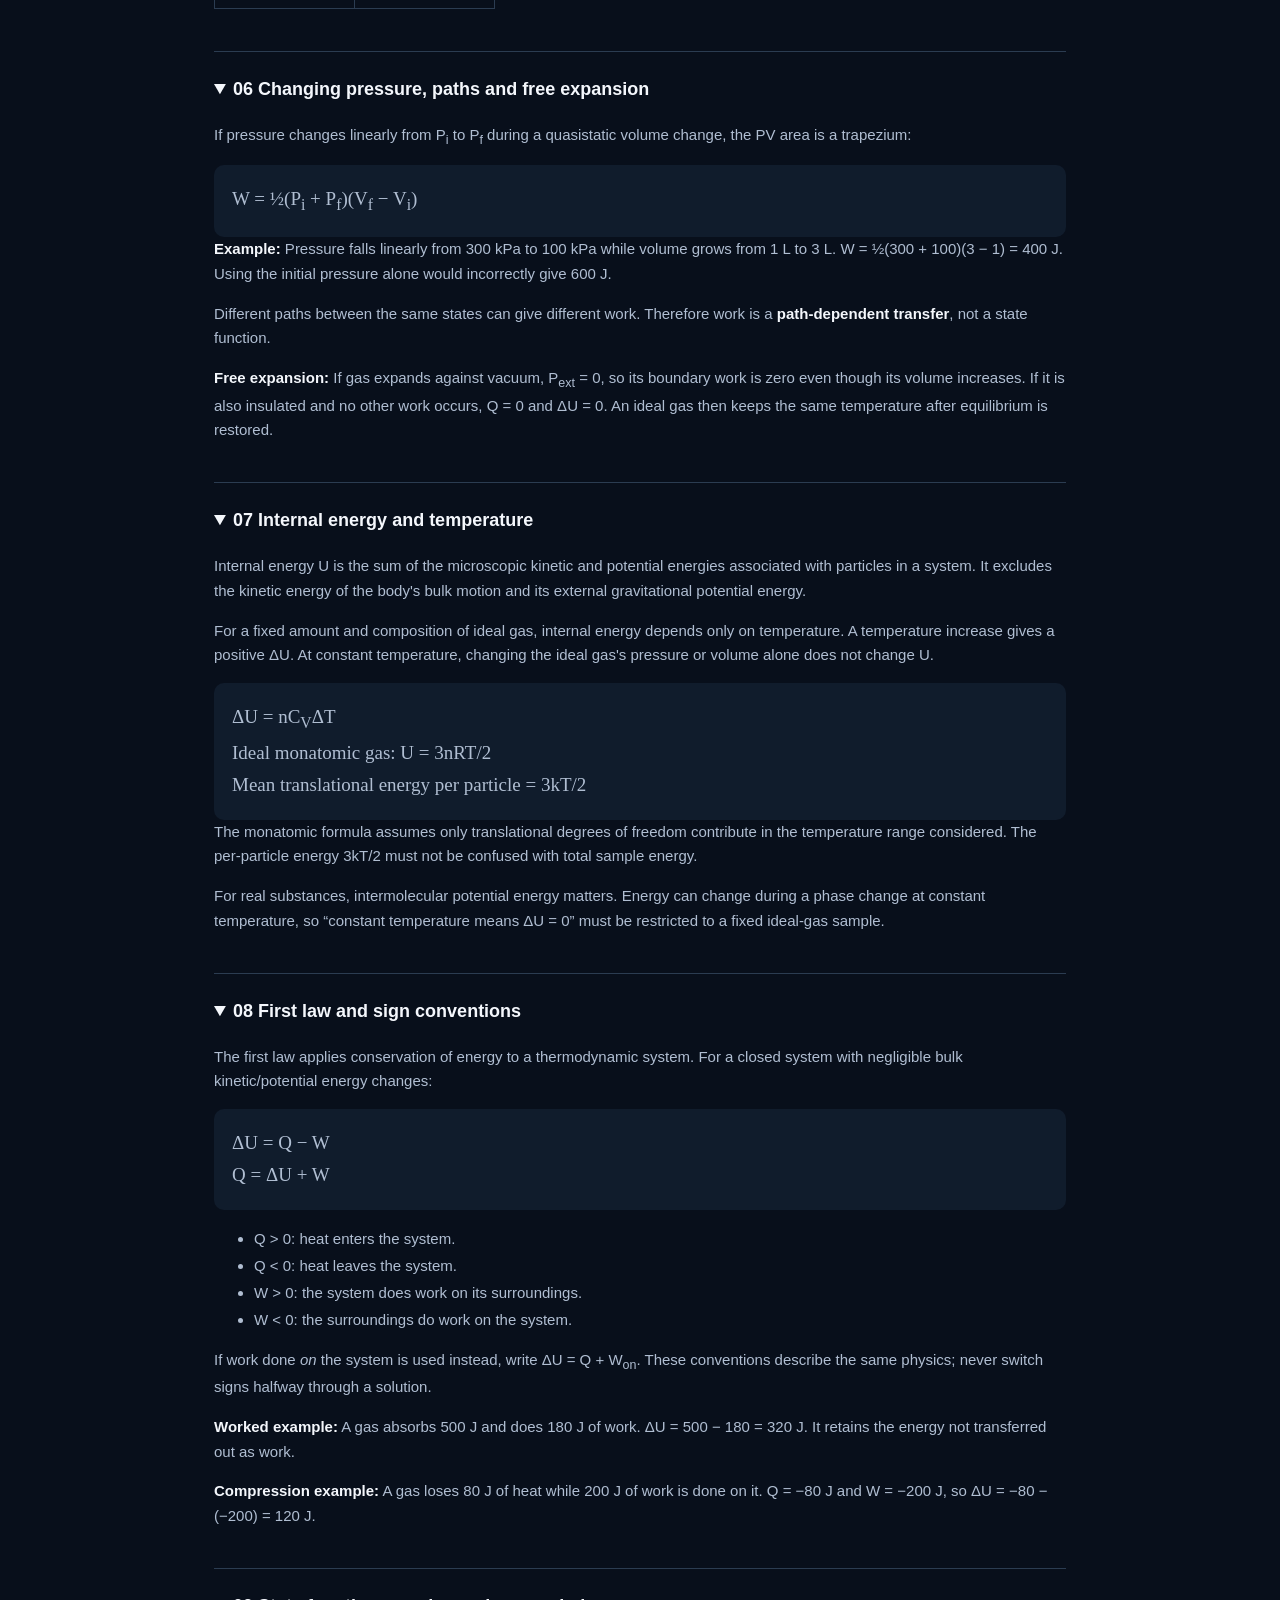
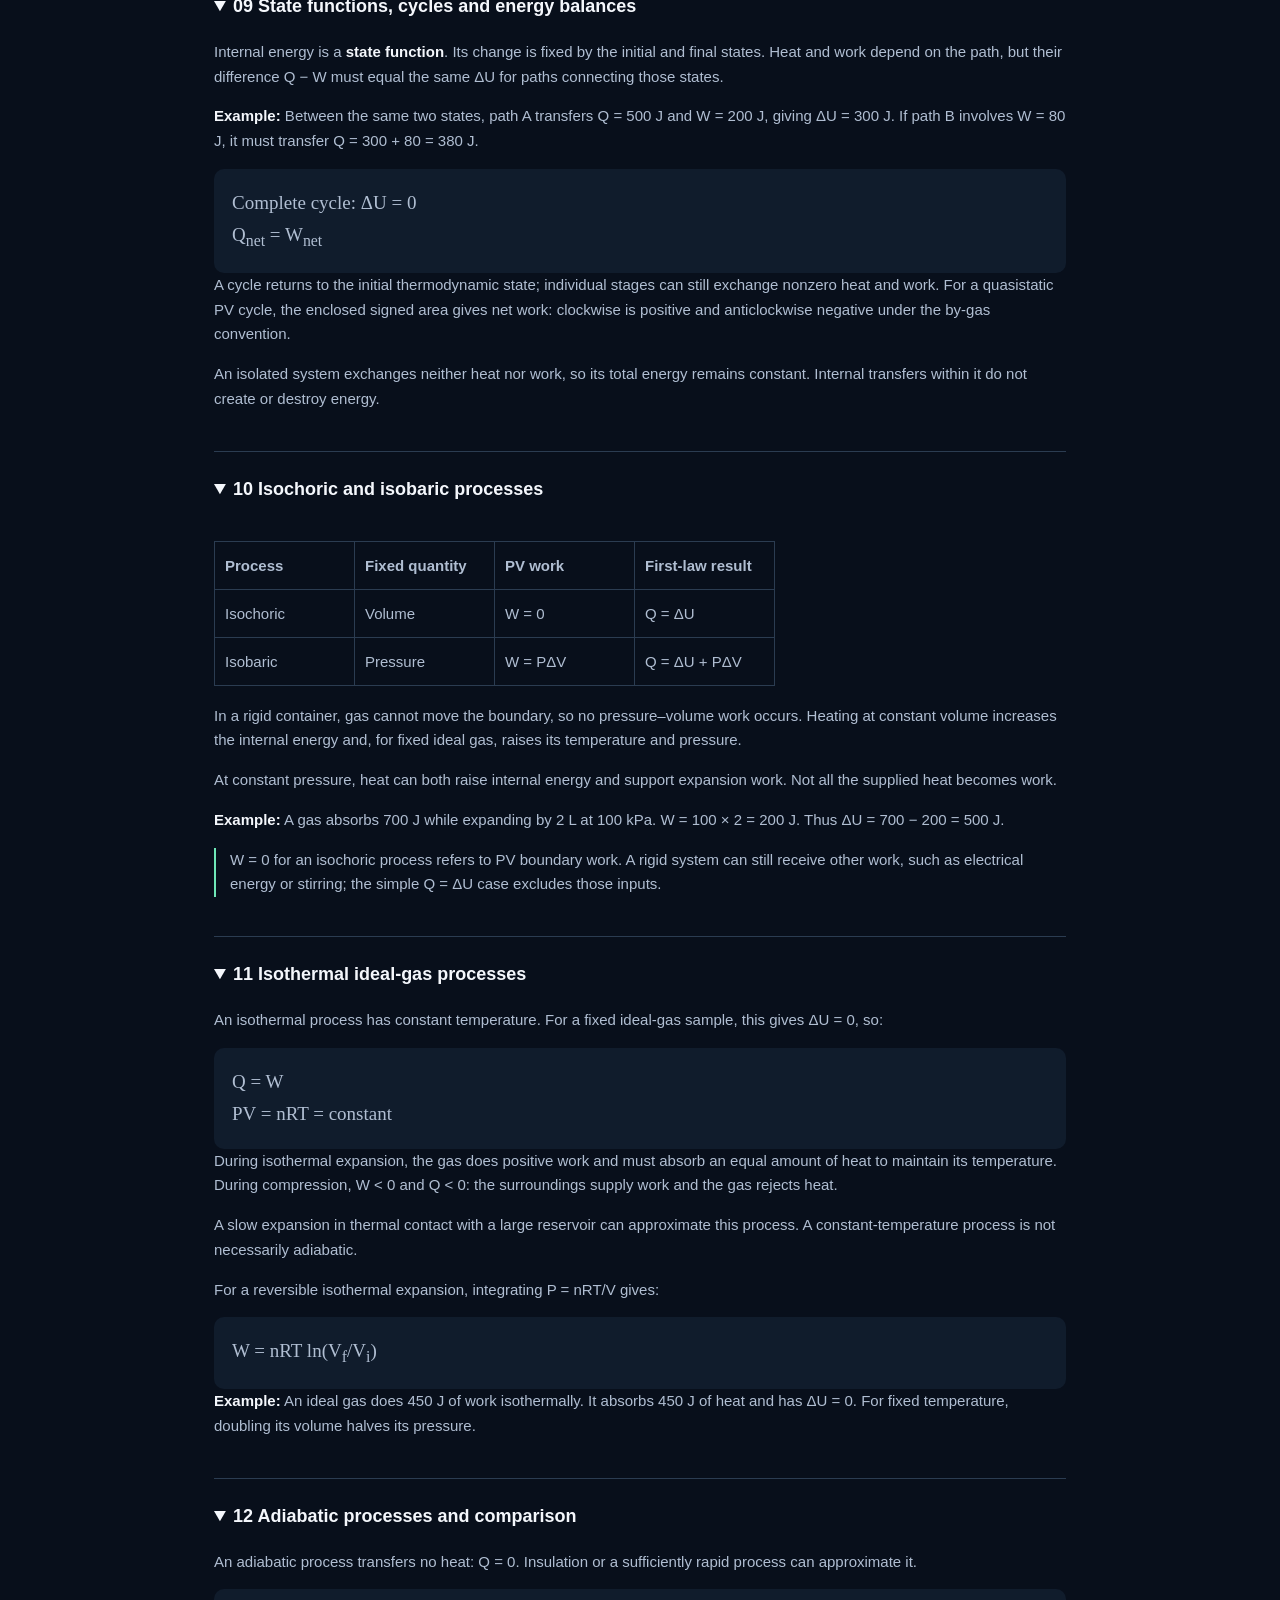
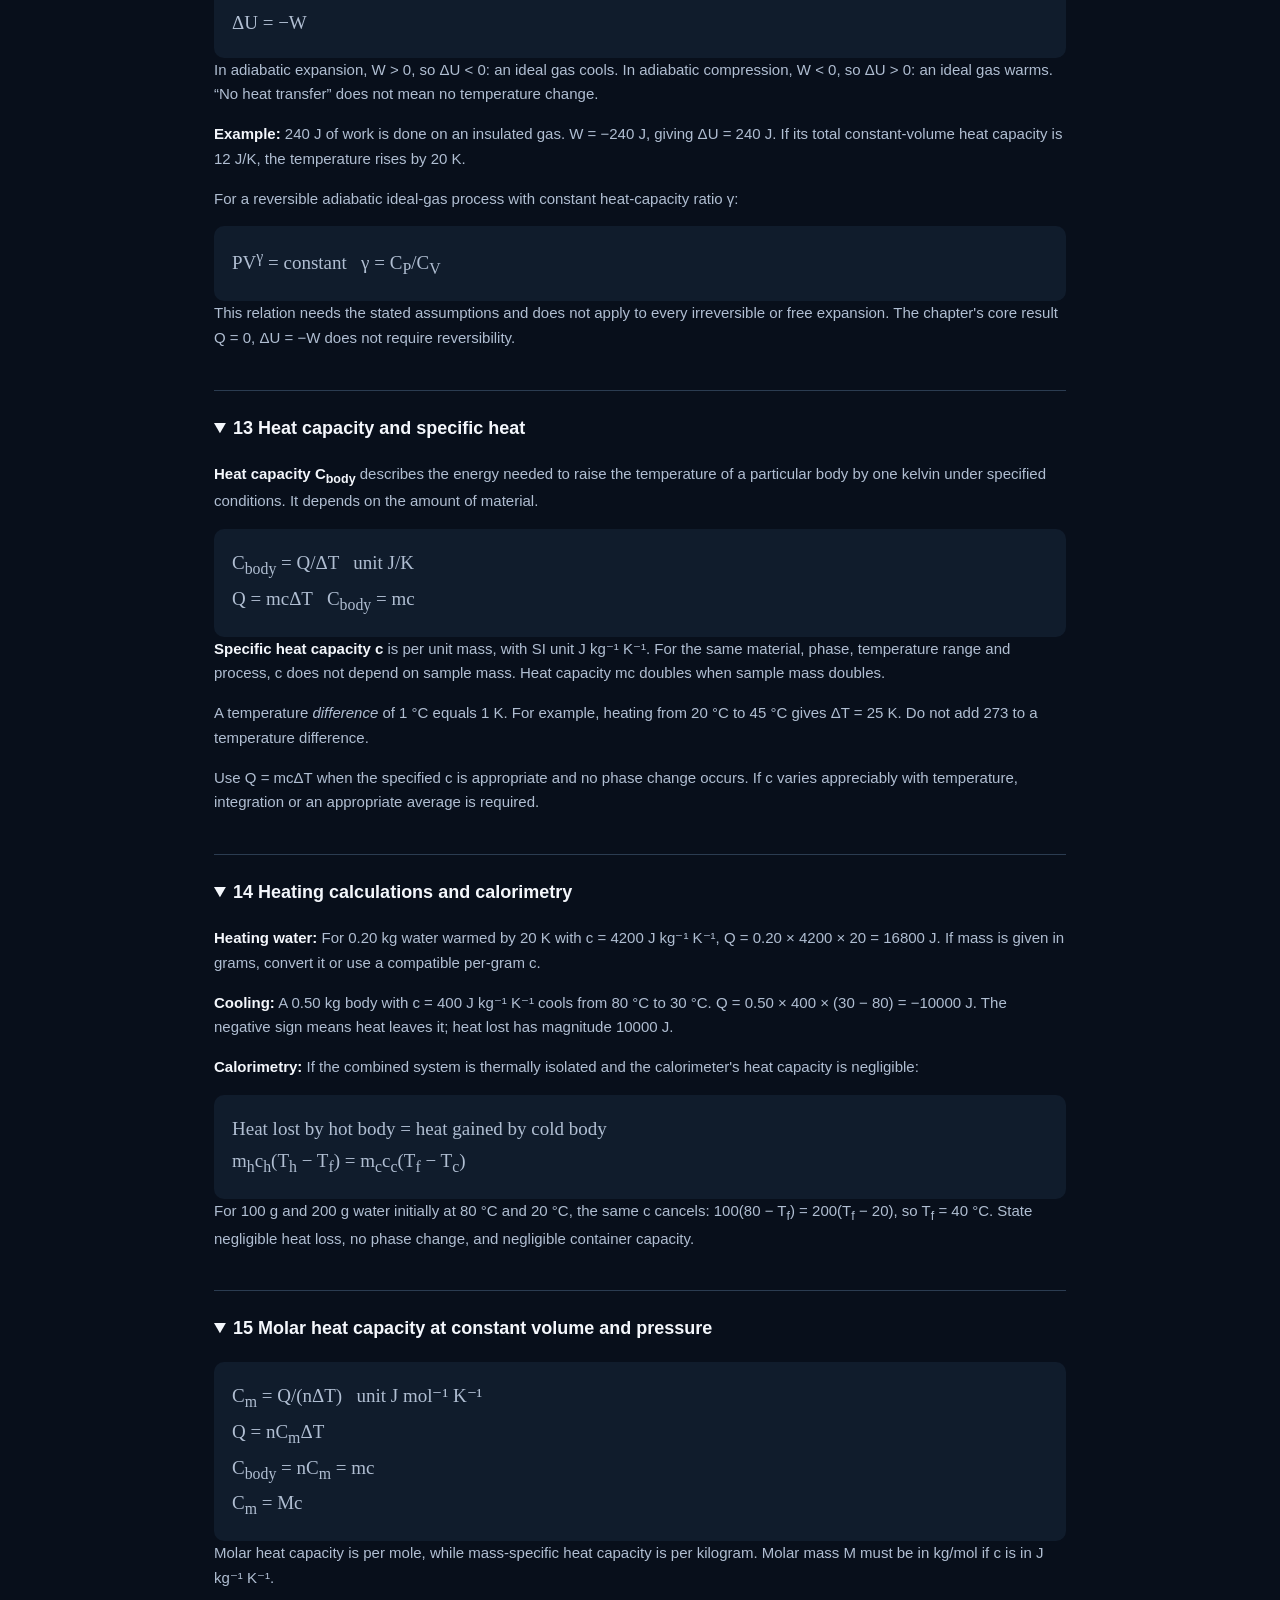
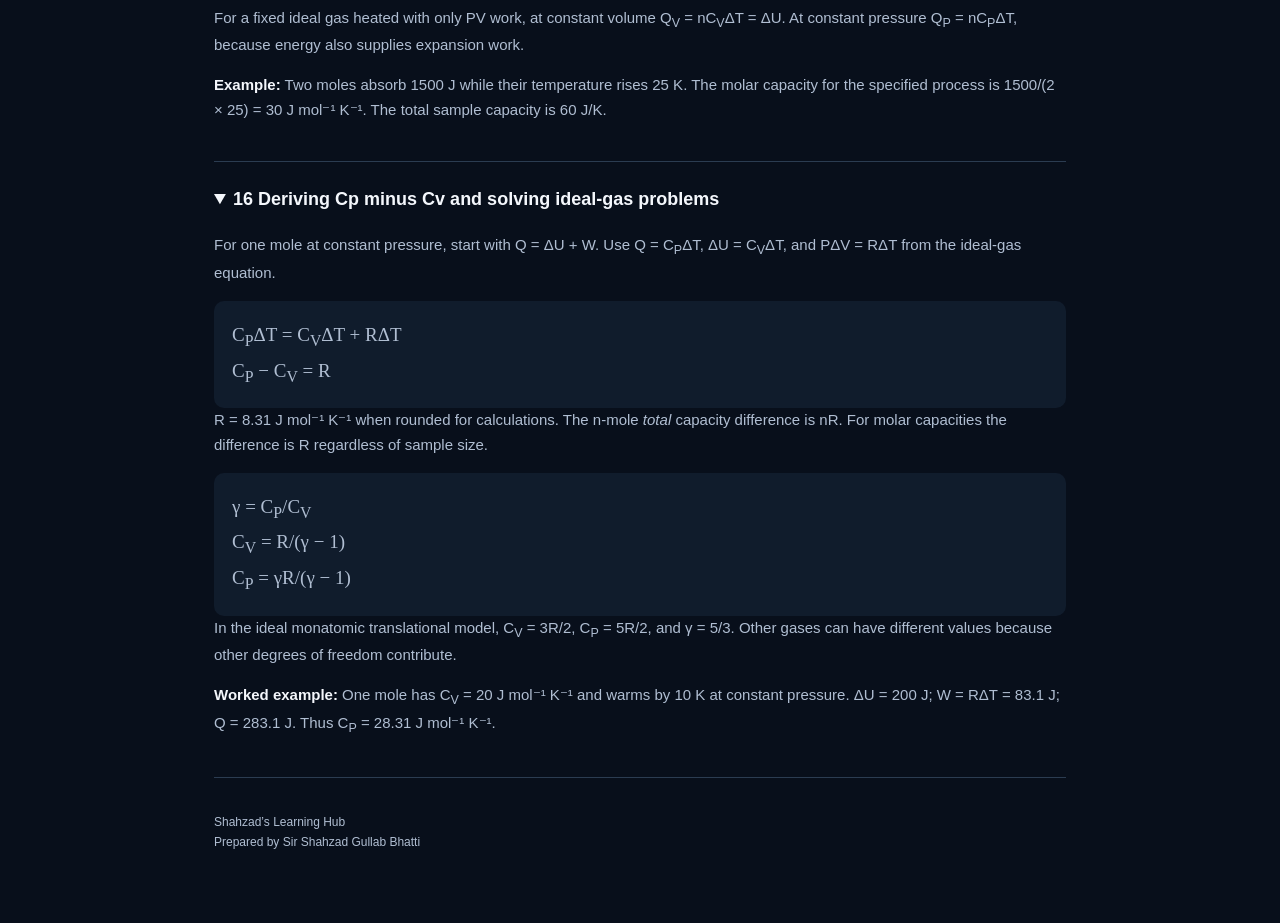
<file: site/materials/class-12/thermodynamics-notes.html>
<!doctype html><html lang="en"><head><meta charset="utf-8"><meta name="viewport" content="width=device-width,initial-scale=1"><meta name="color-scheme" content="dark"><title>Class 12 First Law of Thermodynamics Notes</title><link rel="icon" href="../../assets/new-logo.png"><link rel="stylesheet" href="../../styles.css"><script src="../../reader.js" defer></script></head><body><header class="site-header"><div class="container header-inner"><a class="brand" href="../../index.html"><img src="../../assets/new-logo.png" width="44" height="44" alt="Shahzad’s Learning Hub"><span class="brand-title">Shahzad’s Learning Hub</span></a><a href="../../chapter.html?class=12&chapter=2&subject=Physics">← Class 12 resources</a></div></header><main class="reader"><p class="eyebrow">CLASS 12 · PHYSICS · CHAPTER 2</p><h1>First Law of Thermodynamics Notes</h1><p class="reader-intro">16 sections · Sindh Textbook Board</p><div class="reader-tools"><button class="button" data-expand>Expand all</button><button class="button" data-collapse>Collapse all</button><button class="button primary" data-print>Print notes</button><a class="button" href="../../study.html?class=12&chapter=2&mode=cards">Cards ↗</a><a class="button" href="../../study.html?class=12&chapter=2&mode=mcqs">MCQs ↗</a></div><details class="note-block" id="note-1" open><summary>01 Heat, temperature and thermal work</summary><div class="note-content">
<p>Thermodynamics describes energy transfer and the changes in a system's macroscopic state. Heat and work are two ways energy crosses a system boundary; neither is a substance stored in the system.</p>
<p><strong>Heat Q</strong> is energy transfer caused by a temperature difference. In ordinary spontaneous thermal contact, it flows from higher to lower temperature. <strong>Temperature</strong> describes the thermal state; it is not the total energy of a body.</p>
<p><strong>Work</strong> transfers energy mechanically or through other organized interactions. Rubbing your hands converts mechanical energy to internal energy. Compressing gas can warm it even when no heat enters.</p>
<table><thead><tr><th>Quantity</th><th>Meaning</th><th>SI unit</th></tr></thead><tbody><tr><td>Heat</td><td>Energy transferred because of temperature difference</td><td>J</td></tr><tr><td>Work</td><td>Energy transferred by an interaction such as a moving piston</td><td>J</td></tr><tr><td>Temperature</td><td>A measure of thermal state</td><td>K</td></tr></tbody></table>
<p class="callout">An object contains internal energy; it does not contain “heat” as a state property. Heat refers to the transfer process.</p></div></details>
<details class="note-block" id="note-2" open><summary>02 System, surroundings and boundary</summary><div class="note-content">
<p>A <strong>system</strong> is the part of the physical universe chosen for study. Everything outside it is the <strong>surroundings</strong>. A real or imaginary <strong>boundary</strong> separates the two. Together the system and surroundings form the universe under consideration.</p>
<p>For gas in a cylinder, choose the gas as the system. The piston and nearby air then belong to its surroundings. The boundary can move when the piston moves.</p>
<p><strong>Why the choice matters:</strong> The gas's expansion work leaves the gas system and enters the surroundings. If gas and piston are both included inside a larger system, the transfer between them is internal to that larger system.</p>
<p>Define the system and the signs before substituting numbers. A boundary that prevents matter crossing can still permit heat or work to cross.</p></div></details>
<details class="note-block" id="note-3" open><summary>03 Open, closed and isolated systems</summary><div class="note-content">
<table><thead><tr><th>System</th><th>Matter exchange</th><th>Energy exchange</th><th>Example</th></tr></thead><tbody><tr><td>Open</td><td>Allowed</td><td>Allowed</td><td>Uncovered hot drink losing vapour and energy</td></tr><tr><td>Closed</td><td>Not allowed</td><td>Allowed</td><td>Sealed gas cylinder with a movable piston</td></tr><tr><td>Isolated</td><td>Not allowed</td><td>Not allowed</td><td>Ideal sealed, insulated, rigid container</td></tr></tbody></table>
<p>A closed system can exchange work as well as heat. An insulated wall prevents heat transfer, but a movable piston may still allow work. Therefore “insulated” does not by itself mean “isolated.”</p>
<p>A real thermos approximates isolation but is not perfectly isolated. Its contents may slowly exchange energy with the environment.</p>
<p class="callout">Do not classify a movable, insulated piston as isolated merely because Q = 0. Work can still cross its boundary.</p></div></details>
<details class="note-block" id="note-4" open><summary>04 Deriving pressure–volume work</summary><div class="note-content">
<p>Consider gas pushing a piston of area A through a small outward distance s against constant external pressure P<sub>ext</sub>.</p>
<div class="formula">F = P<sub>ext</sub>A<br>W = Fs = P<sub>ext</sub>As<br>ΔV = As<br>W = P<sub>ext</sub>(V<sub>f</sub> − V<sub>i</sub>)</div>
<p>This page uses <strong>W positive for work done by the gas</strong>. Expansion gives ΔV &gt; 0 and W &gt; 0. Compression gives ΔV &lt; 0 and W &lt; 0. Work done on the gas is W<sub>on</sub> = −W.</p>
<p><strong>Example:</strong> At P<sub>ext</sub> = 100 kPa, a gas expands from 2 L to 5 L. ΔV = 3 × 10⁻³ m³, so W = 100000 × 0.003 = 300 J.</p>
<p class="callout">Use a single constant P only when the external pressure is constant. Gas pressure equals external pressure approximately for a quasistatic process, not every expansion.</p></div></details>
<details class="note-block" id="note-5" open><summary>05 PV diagrams, areas and units</summary><div class="note-content">
<p>For quasistatic expansion, work done by the gas is the signed area under its pressure–volume curve.</p><div class="formula">W = ∫ P dV<br>At constant pressure: W = PΔV</div>
<p>A horizontal line on a PV diagram is constant pressure. A vertical line has constant volume and zero PV work. Expansion proceeds to the right and gives positive work; compression proceeds to the left and gives negative work.</p>
<figure><svg viewBox="0 0 540 245" role="img" aria-labelledby="pv-title"><title id="pv-title">Constant external pressure of one hundred kilopascals from volume two litres to five litres. Rectangular area represents positive work of three hundred joules.</title><path d="M80 30V190H490" fill="none" stroke="#b0bed2" stroke-width="2"/><path d="M180 190V80H420V190Z" fill="#00a884" fill-opacity=".2"/><path d="M180 80H420" stroke="#6ee7b7" stroke-width="4"/><path d="M180 80V190M420 80V190M80 80H180" stroke="#8cb8ff" stroke-dasharray="5 5" fill="none"/><g fill="#f4f7fc" font-size="17" font-family="Segoe UI,Arial"><text x="15" y="24">P (kPa)</text><text x="462" y="226">V (L)</text><text x="35" y="87">100</text><text x="174" y="215">2</text><text x="414" y="215">5</text><text x="210" y="145">W = 300 J</text></g></svg><figcaption>100 kPa × (5 − 2) L = 300 J, since 1 kPa L = 1 J.</figcaption></figure>
<table><thead><tr><th>Conversion</th><th>Value</th></tr></thead><tbody><tr><td>1 L</td><td>10⁻³ m³</td></tr><tr><td>1 kPa</td><td>10³ Pa</td></tr><tr><td>1 Pa m³</td><td>1 J</td></tr><tr><td>1 kPa L</td><td>1 J</td></tr><tr><td>1 atm L</td><td>101.325 J</td></tr></tbody></table></div></details>
<details class="note-block" id="note-6" open><summary>06 Changing pressure, paths and free expansion</summary><div class="note-content">
<p>If pressure changes linearly from P<sub>i</sub> to P<sub>f</sub> during a quasistatic volume change, the PV area is a trapezium:</p><div class="formula">W = ½(P<sub>i</sub> + P<sub>f</sub>)(V<sub>f</sub> − V<sub>i</sub>)</div>
<p><strong>Example:</strong> Pressure falls linearly from 300 kPa to 100 kPa while volume grows from 1 L to 3 L. W = ½(300 + 100)(3 − 1) = 400 J. Using the initial pressure alone would incorrectly give 600 J.</p>
<p>Different paths between the same states can give different work. Therefore work is a <strong>path-dependent transfer</strong>, not a state function.</p>
<p><strong>Free expansion:</strong> If gas expands against vacuum, P<sub>ext</sub> = 0, so its boundary work is zero even though its volume increases. If it is also insulated and no other work occurs, Q = 0 and ΔU = 0. An ideal gas then keeps the same temperature after equilibrium is restored.</p></div></details>
<details class="note-block" id="note-7" open><summary>07 Internal energy and temperature</summary><div class="note-content">
<p>Internal energy U is the sum of the microscopic kinetic and potential energies associated with particles in a system. It excludes the kinetic energy of the body's bulk motion and its external gravitational potential energy.</p>
<p>For a fixed amount and composition of ideal gas, internal energy depends only on temperature. A temperature increase gives a positive ΔU. At constant temperature, changing the ideal gas's pressure or volume alone does not change U.</p>
<div class="formula">ΔU = nC<sub>V</sub>ΔT<br>Ideal monatomic gas: U = 3nRT/2<br>Mean translational energy per particle = 3kT/2</div>
<p>The monatomic formula assumes only translational degrees of freedom contribute in the temperature range considered. The per-particle energy 3kT/2 must not be confused with total sample energy.</p>
<p>For real substances, intermolecular potential energy matters. Energy can change during a phase change at constant temperature, so “constant temperature means ΔU = 0” must be restricted to a fixed ideal-gas sample.</p></div></details>
<details class="note-block" id="note-8" open><summary>08 First law and sign conventions</summary><div class="note-content">
<p>The first law applies conservation of energy to a thermodynamic system. For a closed system with negligible bulk kinetic/potential energy changes:</p><div class="formula">ΔU = Q − W<br>Q = ΔU + W</div>
<ul><li>Q &gt; 0: heat enters the system.</li><li>Q &lt; 0: heat leaves the system.</li><li>W &gt; 0: the system does work on its surroundings.</li><li>W &lt; 0: the surroundings do work on the system.</li></ul>
<p>If work done <em>on</em> the system is used instead, write ΔU = Q + W<sub>on</sub>. These conventions describe the same physics; never switch signs halfway through a solution.</p>
<p><strong>Worked example:</strong> A gas absorbs 500 J and does 180 J of work. ΔU = 500 − 180 = 320 J. It retains the energy not transferred out as work.</p>
<p><strong>Compression example:</strong> A gas loses 80 J of heat while 200 J of work is done on it. Q = −80 J and W = −200 J, so ΔU = −80 − (−200) = 120 J.</p></div></details>
<details class="note-block" id="note-9" open><summary>09 State functions, cycles and energy balances</summary><div class="note-content">
<p>Internal energy is a <strong>state function</strong>. Its change is fixed by the initial and final states. Heat and work depend on the path, but their difference Q − W must equal the same ΔU for paths connecting those states.</p>
<p><strong>Example:</strong> Between the same two states, path A transfers Q = 500 J and W = 200 J, giving ΔU = 300 J. If path B involves W = 80 J, it must transfer Q = 300 + 80 = 380 J.</p>
<div class="formula">Complete cycle: ΔU = 0<br>Q<sub>net</sub> = W<sub>net</sub></div>
<p>A cycle returns to the initial thermodynamic state; individual stages can still exchange nonzero heat and work. For a quasistatic PV cycle, the enclosed signed area gives net work: clockwise is positive and anticlockwise negative under the by-gas convention.</p>
<p>An isolated system exchanges neither heat nor work, so its total energy remains constant. Internal transfers within it do not create or destroy energy.</p></div></details>
<details class="note-block" id="note-10" open><summary>10 Isochoric and isobaric processes</summary><div class="note-content">
<table><thead><tr><th>Process</th><th>Fixed quantity</th><th>PV work</th><th>First-law result</th></tr></thead><tbody><tr><td>Isochoric</td><td>Volume</td><td>W = 0</td><td>Q = ΔU</td></tr><tr><td>Isobaric</td><td>Pressure</td><td>W = PΔV</td><td>Q = ΔU + PΔV</td></tr></tbody></table>
<p>In a rigid container, gas cannot move the boundary, so no pressure–volume work occurs. Heating at constant volume increases the internal energy and, for fixed ideal gas, raises its temperature and pressure.</p>
<p>At constant pressure, heat can both raise internal energy and support expansion work. Not all the supplied heat becomes work.</p>
<p><strong>Example:</strong> A gas absorbs 700 J while expanding by 2 L at 100 kPa. W = 100 × 2 = 200 J. Thus ΔU = 700 − 200 = 500 J.</p>
<p class="callout">W = 0 for an isochoric process refers to PV boundary work. A rigid system can still receive other work, such as electrical energy or stirring; the simple Q = ΔU case excludes those inputs.</p></div></details>
<details class="note-block" id="note-11" open><summary>11 Isothermal ideal-gas processes</summary><div class="note-content">
<p>An isothermal process has constant temperature. For a fixed ideal-gas sample, this gives ΔU = 0, so:</p><div class="formula">Q = W<br>PV = nRT = constant</div>
<p>During isothermal expansion, the gas does positive work and must absorb an equal amount of heat to maintain its temperature. During compression, W &lt; 0 and Q &lt; 0: the surroundings supply work and the gas rejects heat.</p>
<p>A slow expansion in thermal contact with a large reservoir can approximate this process. A constant-temperature process is not necessarily adiabatic.</p>
<p>For a reversible isothermal expansion, integrating P = nRT/V gives:</p><div class="formula">W = nRT ln(V<sub>f</sub>/V<sub>i</sub>)</div>
<p><strong>Example:</strong> An ideal gas does 450 J of work isothermally. It absorbs 450 J of heat and has ΔU = 0. For fixed temperature, doubling its volume halves its pressure.</p></div></details>
<details class="note-block" id="note-12" open><summary>12 Adiabatic processes and comparison</summary><div class="note-content">
<p>An adiabatic process transfers no heat: Q = 0. Insulation or a sufficiently rapid process can approximate it.</p><div class="formula">ΔU = −W</div>
<p>In adiabatic expansion, W &gt; 0, so ΔU &lt; 0: an ideal gas cools. In adiabatic compression, W &lt; 0, so ΔU &gt; 0: an ideal gas warms. “No heat transfer” does not mean no temperature change.</p>
<p><strong>Example:</strong> 240 J of work is done on an insulated gas. W = −240 J, giving ΔU = 240 J. If its total constant-volume heat capacity is 12 J/K, the temperature rises by 20 K.</p>
<p>For a reversible adiabatic ideal-gas process with constant heat-capacity ratio γ:</p><div class="formula">PV<sup>γ</sup> = constant &nbsp; γ = C<sub>P</sub>/C<sub>V</sub></div>
<p>This relation needs the stated assumptions and does not apply to every irreversible or free expansion. The chapter's core result Q = 0, ΔU = −W does not require reversibility.</p></div></details>
<details class="note-block" id="note-13" open><summary>13 Heat capacity and specific heat</summary><div class="note-content">
<p><strong>Heat capacity C<sub>body</sub></strong> describes the energy needed to raise the temperature of a particular body by one kelvin under specified conditions. It depends on the amount of material.</p><div class="formula">C<sub>body</sub> = Q/ΔT &nbsp; unit J/K<br>Q = mcΔT &nbsp; C<sub>body</sub> = mc</div>
<p><strong>Specific heat capacity c</strong> is per unit mass, with SI unit J kg⁻¹ K⁻¹. For the same material, phase, temperature range and process, c does not depend on sample mass. Heat capacity mc doubles when sample mass doubles.</p>
<p>A temperature <em>difference</em> of 1 °C equals 1 K. For example, heating from 20 °C to 45 °C gives ΔT = 25 K. Do not add 273 to a temperature difference.</p>
<p>Use Q = mcΔT when the specified c is appropriate and no phase change occurs. If c varies appreciably with temperature, integration or an appropriate average is required.</p></div></details>
<details class="note-block" id="note-14" open><summary>14 Heating calculations and calorimetry</summary><div class="note-content">
<p><strong>Heating water:</strong> For 0.20 kg water warmed by 20 K with c = 4200 J kg⁻¹ K⁻¹, Q = 0.20 × 4200 × 20 = 16800 J. If mass is given in grams, convert it or use a compatible per-gram c.</p>
<p><strong>Cooling:</strong> A 0.50 kg body with c = 400 J kg⁻¹ K⁻¹ cools from 80 °C to 30 °C. Q = 0.50 × 400 × (30 − 80) = −10000 J. The negative sign means heat leaves it; heat lost has magnitude 10000 J.</p>
<p><strong>Calorimetry:</strong> If the combined system is thermally isolated and the calorimeter's heat capacity is negligible:</p><div class="formula">Heat lost by hot body = heat gained by cold body<br>m<sub>h</sub>c<sub>h</sub>(T<sub>h</sub> − T<sub>f</sub>) = m<sub>c</sub>c<sub>c</sub>(T<sub>f</sub> − T<sub>c</sub>)</div>
<p>For 100 g and 200 g water initially at 80 °C and 20 °C, the same c cancels: 100(80 − T<sub>f</sub>) = 200(T<sub>f</sub> − 20), so T<sub>f</sub> = 40 °C. State negligible heat loss, no phase change, and negligible container capacity.</p></div></details>
<details class="note-block" id="note-15" open><summary>15 Molar heat capacity at constant volume and pressure</summary><div class="note-content">
<div class="formula">C<sub>m</sub> = Q/(nΔT) &nbsp; unit J mol⁻¹ K⁻¹<br>Q = nC<sub>m</sub>ΔT<br>C<sub>body</sub> = nC<sub>m</sub> = mc<br>C<sub>m</sub> = Mc</div>
<p>Molar heat capacity is per mole, while mass-specific heat capacity is per kilogram. Molar mass M must be in kg/mol if c is in J kg⁻¹ K⁻¹.</p>
<p>For a fixed ideal gas heated with only PV work, at constant volume Q<sub>V</sub> = nC<sub>V</sub>ΔT = ΔU. At constant pressure Q<sub>P</sub> = nC<sub>P</sub>ΔT, because energy also supplies expansion work.</p>
<p><strong>Example:</strong> Two moles absorb 1500 J while their temperature rises 25 K. The molar capacity for the specified process is 1500/(2 × 25) = 30 J mol⁻¹ K⁻¹. The total sample capacity is 60 J/K.</p></div></details>
<details class="note-block" id="note-16" open><summary>16 Deriving Cp minus Cv and solving ideal-gas problems</summary><div class="note-content">
<p>For one mole at constant pressure, start with Q = ΔU + W. Use Q = C<sub>P</sub>ΔT, ΔU = C<sub>V</sub>ΔT, and PΔV = RΔT from the ideal-gas equation.</p><div class="formula">C<sub>P</sub>ΔT = C<sub>V</sub>ΔT + RΔT<br>C<sub>P</sub> − C<sub>V</sub> = R</div>
<p>R = 8.31 J mol⁻¹ K⁻¹ when rounded for calculations. The n-mole <em>total</em> capacity difference is nR. For molar capacities the difference is R regardless of sample size.</p>
<div class="formula">γ = C<sub>P</sub>/C<sub>V</sub><br>C<sub>V</sub> = R/(γ − 1)<br>C<sub>P</sub> = γR/(γ − 1)</div>
<p>In the ideal monatomic translational model, C<sub>V</sub> = 3R/2, C<sub>P</sub> = 5R/2, and γ = 5/3. Other gases can have different values because other degrees of freedom contribute.</p>
<p><strong>Worked example:</strong> One mole has C<sub>V</sub> = 20 J mol⁻¹ K⁻¹ and warms by 10 K at constant pressure. ΔU = 200 J; W = RΔT = 83.1 J; Q = 283.1 J. Thus C<sub>P</sub> = 28.31 J mol⁻¹ K⁻¹.</p></div></details><p class="reader-footer">Shahzad’s Learning Hub<br>Prepared by Sir Shahzad Gullab Bhatti</p></main></body></html>
</file>
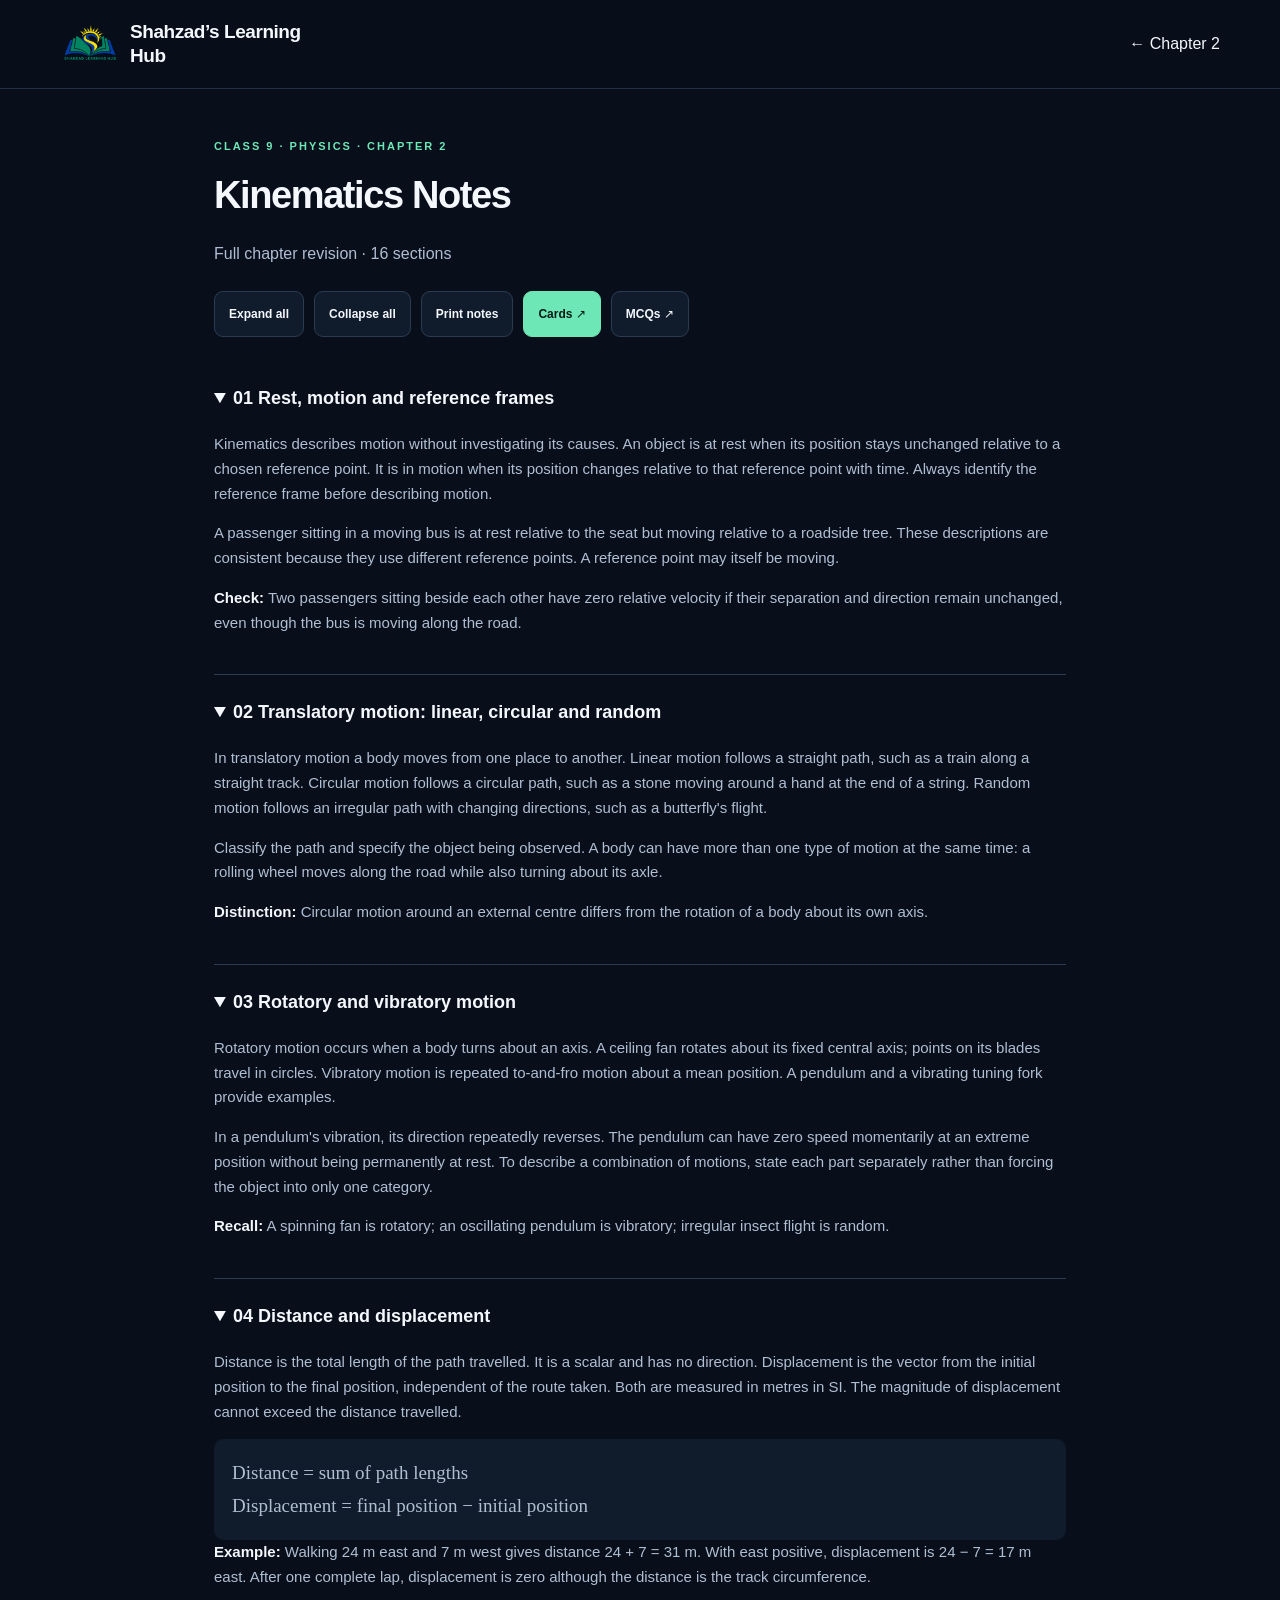
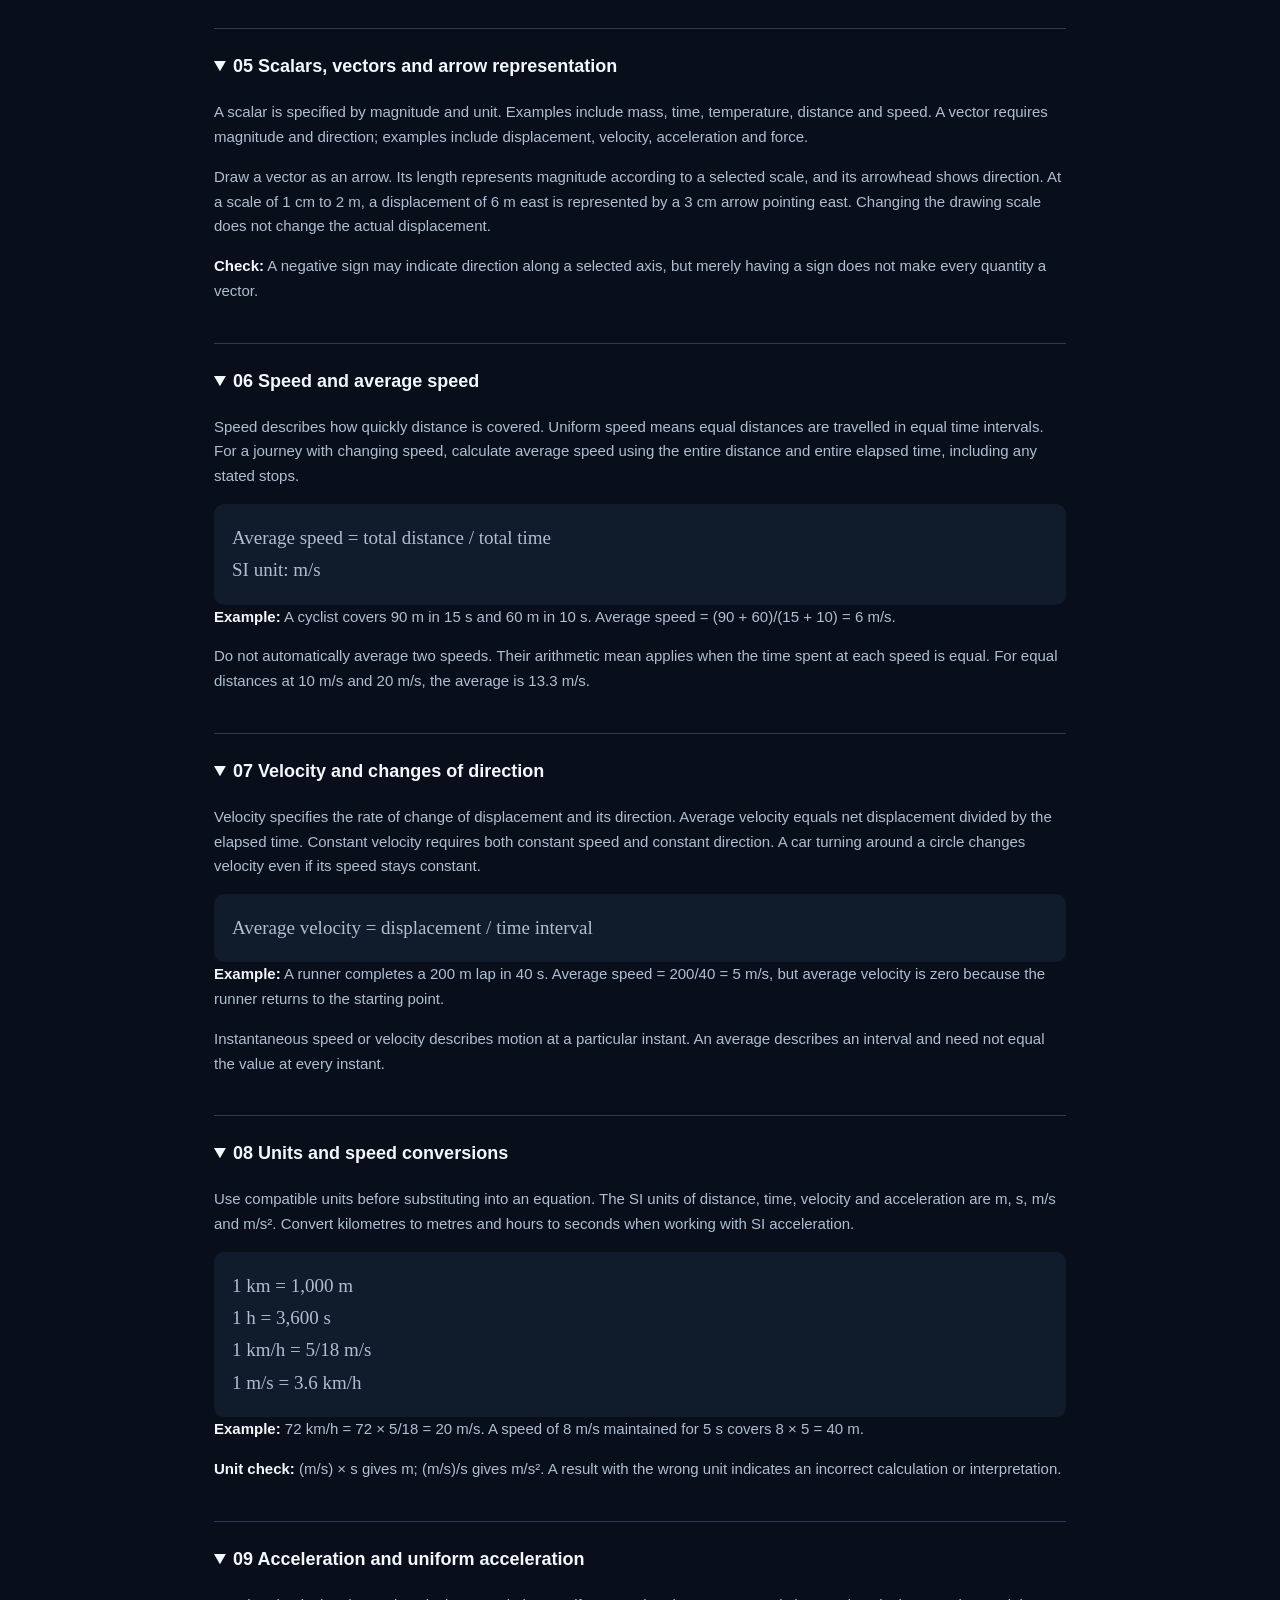
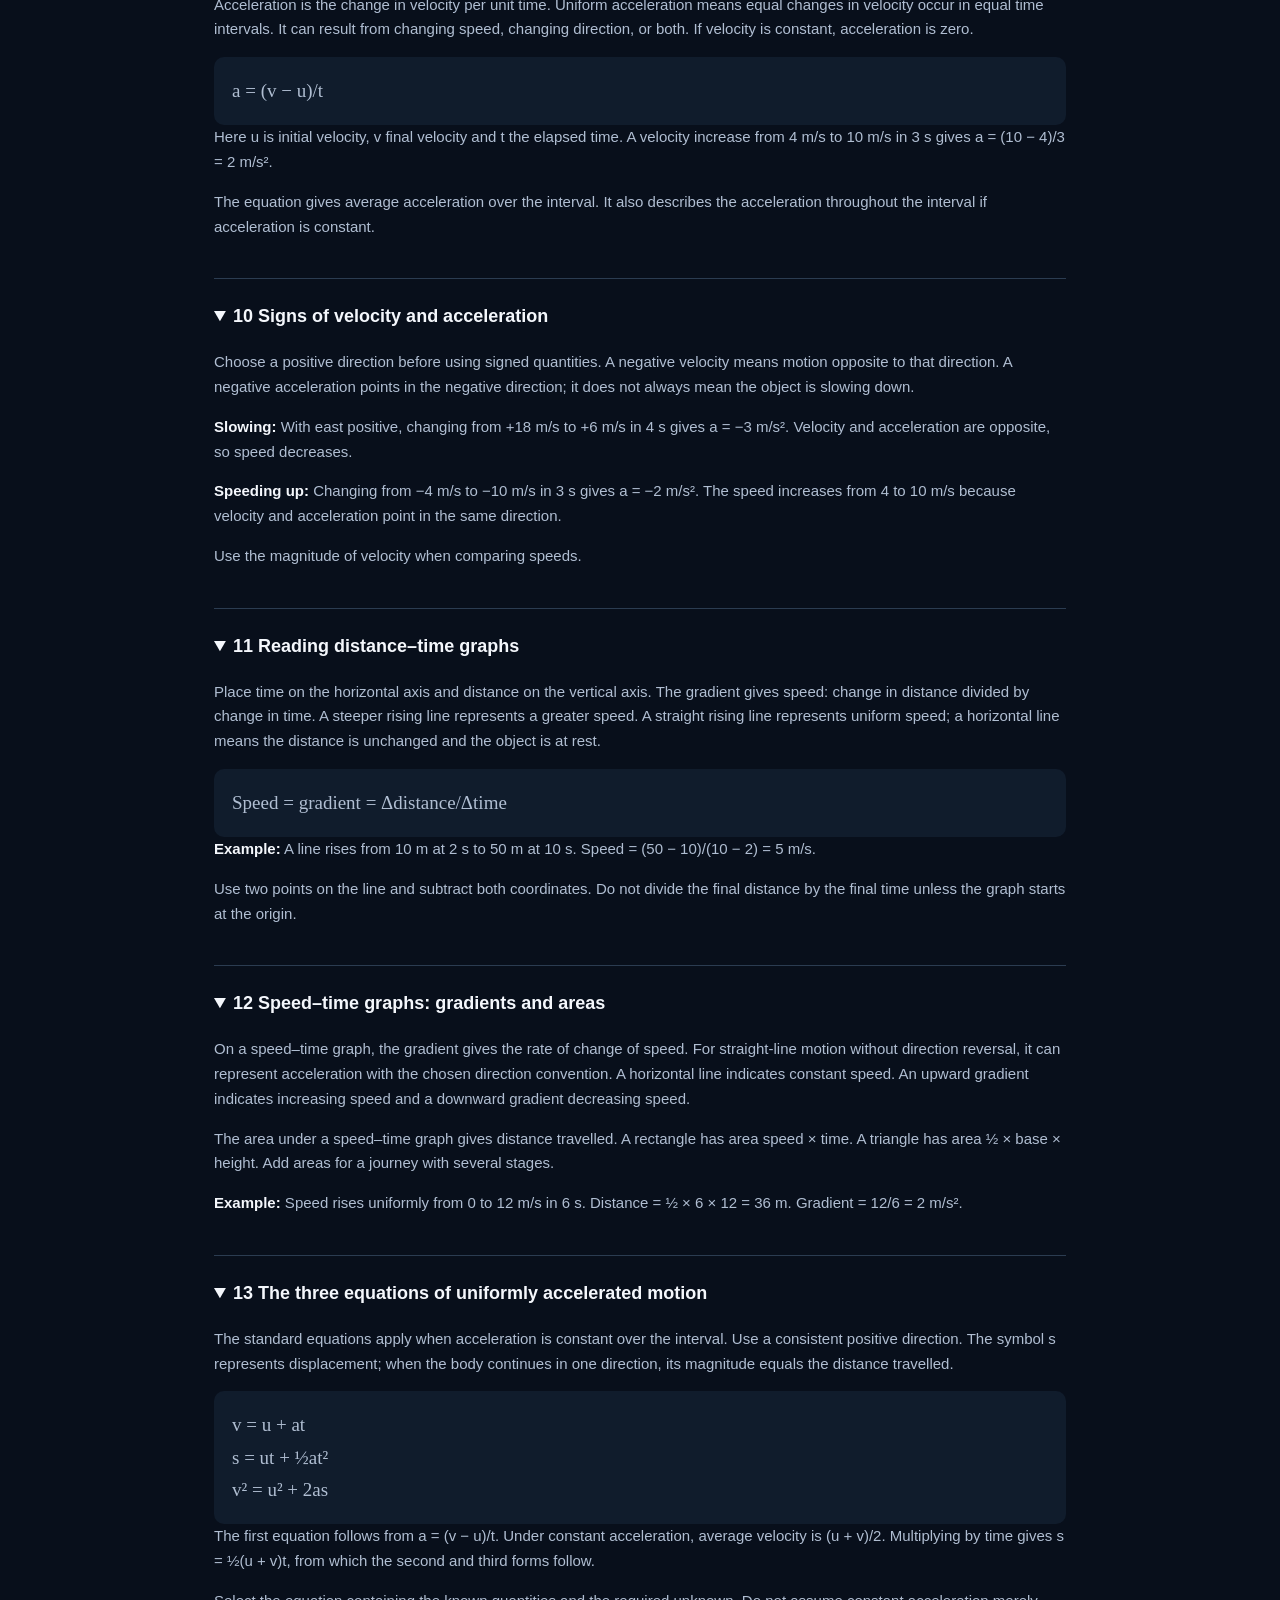
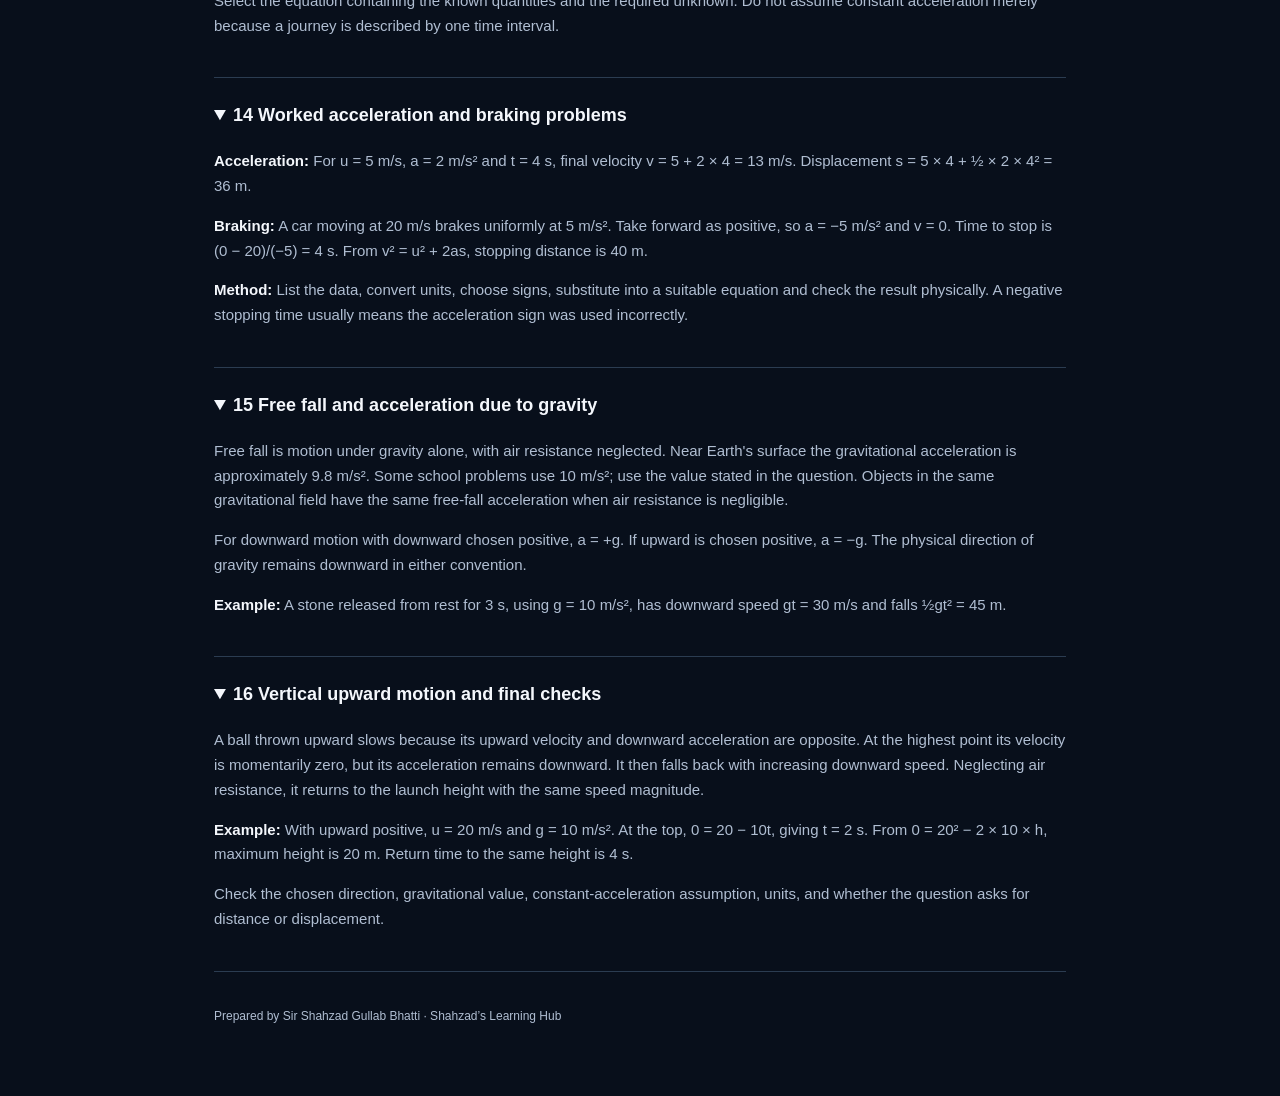
<file: site/materials/class-9/kinematics-notes.html>
<!doctype html><html lang="en"><head><meta charset="utf-8"><meta name="viewport" content="width=device-width,initial-scale=1"><title>Class 9 Kinematics Notes</title><link rel="icon" href="../../assets/new-logo.png"><link rel="stylesheet" href="../../styles.css"><script src="../../reader.js" defer></script></head><body><header class="site-header"><div class="container header-inner"><a href="../../index.html" class="brand"><img src="../../assets/new-logo.png" alt="Shahzad’s Learning Hub" width="64" height="64"><span class="brand-title">Shahzad’s Learning Hub</span></a><a href="../../chapter.html?class=9&chapter=2&subject=Physics">← Chapter 2</a></div></header><main class="reader"><p class="eyebrow">CLASS 9 · PHYSICS · CHAPTER 2</p><h1>Kinematics Notes</h1><p class="reader-intro">Full chapter revision · 16 sections</p><div class="reader-tools"><button class="button" data-expand>Expand all</button><button class="button" data-collapse>Collapse all</button><button class="button" data-print>Print notes</button><a class="button primary" href="../../study.html?class=9&chapter=2&mode=cards">Cards ↗</a><a class="button" href="../../study.html?class=9&chapter=2&mode=mcqs">MCQs ↗</a></div><details class="note-block" open><summary>01 Rest, motion and reference frames</summary><div class="note-content"><p>Kinematics describes motion without investigating its causes. An object is at rest when its position stays unchanged relative to a chosen reference point. It is in motion when its position changes relative to that reference point with time. Always identify the reference frame before describing motion.</p><p>A passenger sitting in a moving bus is at rest relative to the seat but moving relative to a roadside tree. These descriptions are consistent because they use different reference points. A reference point may itself be moving.</p><p><strong>Check:</strong> Two passengers sitting beside each other have zero relative velocity if their separation and direction remain unchanged, even though the bus is moving along the road.</p></div></details><details class="note-block" open><summary>02 Translatory motion: linear, circular and random</summary><div class="note-content"><p>In translatory motion a body moves from one place to another. Linear motion follows a straight path, such as a train along a straight track. Circular motion follows a circular path, such as a stone moving around a hand at the end of a string. Random motion follows an irregular path with changing directions, such as a butterfly's flight.</p><p>Classify the path and specify the object being observed. A body can have more than one type of motion at the same time: a rolling wheel moves along the road while also turning about its axle.</p><p><strong>Distinction:</strong> Circular motion around an external centre differs from the rotation of a body about its own axis.</p></div></details><details class="note-block" open><summary>03 Rotatory and vibratory motion</summary><div class="note-content"><p>Rotatory motion occurs when a body turns about an axis. A ceiling fan rotates about its fixed central axis; points on its blades travel in circles. Vibratory motion is repeated to-and-fro motion about a mean position. A pendulum and a vibrating tuning fork provide examples.</p><p>In a pendulum's vibration, its direction repeatedly reverses. The pendulum can have zero speed momentarily at an extreme position without being permanently at rest. To describe a combination of motions, state each part separately rather than forcing the object into only one category.</p><p><strong>Recall:</strong> A spinning fan is rotatory; an oscillating pendulum is vibratory; irregular insect flight is random.</p></div></details><details class="note-block" open><summary>04 Distance and displacement</summary><div class="note-content"><p>Distance is the total length of the path travelled. It is a scalar and has no direction. Displacement is the vector from the initial position to the final position, independent of the route taken. Both are measured in metres in SI. The magnitude of displacement cannot exceed the distance travelled.</p><div class="formula">Distance = sum of path lengths<br>Displacement = final position − initial position</div><p><strong>Example:</strong> Walking 24 m east and 7 m west gives distance 24 + 7 = 31 m. With east positive, displacement is 24 − 7 = 17 m east. After one complete lap, displacement is zero although the distance is the track circumference.</p></div></details><details class="note-block" open><summary>05 Scalars, vectors and arrow representation</summary><div class="note-content"><p>A scalar is specified by magnitude and unit. Examples include mass, time, temperature, distance and speed. A vector requires magnitude and direction; examples include displacement, velocity, acceleration and force.</p><p>Draw a vector as an arrow. Its length represents magnitude according to a selected scale, and its arrowhead shows direction. At a scale of 1 cm to 2 m, a displacement of 6 m east is represented by a 3 cm arrow pointing east. Changing the drawing scale does not change the actual displacement.</p><p><strong>Check:</strong> A negative sign may indicate direction along a selected axis, but merely having a sign does not make every quantity a vector.</p></div></details><details class="note-block" open><summary>06 Speed and average speed</summary><div class="note-content"><p>Speed describes how quickly distance is covered. Uniform speed means equal distances are travelled in equal time intervals. For a journey with changing speed, calculate average speed using the entire distance and entire elapsed time, including any stated stops.</p><div class="formula">Average speed = total distance / total time<br>SI unit: m/s</div><p><strong>Example:</strong> A cyclist covers 90 m in 15 s and 60 m in 10 s. Average speed = (90 + 60)/(15 + 10) = 6 m/s.</p><p>Do not automatically average two speeds. Their arithmetic mean applies when the time spent at each speed is equal. For equal distances at 10 m/s and 20 m/s, the average is 13.3 m/s.</p></div></details><details class="note-block" open><summary>07 Velocity and changes of direction</summary><div class="note-content"><p>Velocity specifies the rate of change of displacement and its direction. Average velocity equals net displacement divided by the elapsed time. Constant velocity requires both constant speed and constant direction. A car turning around a circle changes velocity even if its speed stays constant.</p><div class="formula">Average velocity = displacement / time interval</div><p><strong>Example:</strong> A runner completes a 200 m lap in 40 s. Average speed = 200/40 = 5 m/s, but average velocity is zero because the runner returns to the starting point.</p><p>Instantaneous speed or velocity describes motion at a particular instant. An average describes an interval and need not equal the value at every instant.</p></div></details><details class="note-block" open><summary>08 Units and speed conversions</summary><div class="note-content"><p>Use compatible units before substituting into an equation. The SI units of distance, time, velocity and acceleration are m, s, m/s and m/s². Convert kilometres to metres and hours to seconds when working with SI acceleration.</p><div class="formula">1 km = 1,000 m<br>1 h = 3,600 s<br>1 km/h = 5/18 m/s<br>1 m/s = 3.6 km/h</div><p><strong>Example:</strong> 72 km/h = 72 × 5/18 = 20 m/s. A speed of 8 m/s maintained for 5 s covers 8 × 5 = 40 m.</p><p><strong>Unit check:</strong> (m/s) × s gives m; (m/s)/s gives m/s². A result with the wrong unit indicates an incorrect calculation or interpretation.</p></div></details><details class="note-block" open><summary>09 Acceleration and uniform acceleration</summary><div class="note-content"><p>Acceleration is the change in velocity per unit time. Uniform acceleration means equal changes in velocity occur in equal time intervals. It can result from changing speed, changing direction, or both. If velocity is constant, acceleration is zero.</p><div class="formula">a = (v − u)/t</div><p>Here u is initial velocity, v final velocity and t the elapsed time. A velocity increase from 4 m/s to 10 m/s in 3 s gives a = (10 − 4)/3 = 2 m/s².</p><p>The equation gives average acceleration over the interval. It also describes the acceleration throughout the interval if acceleration is constant.</p></div></details><details class="note-block" open><summary>10 Signs of velocity and acceleration</summary><div class="note-content"><p>Choose a positive direction before using signed quantities. A negative velocity means motion opposite to that direction. A negative acceleration points in the negative direction; it does not always mean the object is slowing down.</p><p><strong>Slowing:</strong> With east positive, changing from +18 m/s to +6 m/s in 4 s gives a = −3 m/s². Velocity and acceleration are opposite, so speed decreases.</p><p><strong>Speeding up:</strong> Changing from −4 m/s to −10 m/s in 3 s gives a = −2 m/s². The speed increases from 4 to 10 m/s because velocity and acceleration point in the same direction.</p><p>Use the magnitude of velocity when comparing speeds.</p></div></details><details class="note-block" open><summary>11 Reading distance–time graphs</summary><div class="note-content"><p>Place time on the horizontal axis and distance on the vertical axis. The gradient gives speed: change in distance divided by change in time. A steeper rising line represents a greater speed. A straight rising line represents uniform speed; a horizontal line means the distance is unchanged and the object is at rest.</p><div class="formula">Speed = gradient = Δdistance/Δtime</div><p><strong>Example:</strong> A line rises from 10 m at 2 s to 50 m at 10 s. Speed = (50 − 10)/(10 − 2) = 5 m/s.</p><p>Use two points on the line and subtract both coordinates. Do not divide the final distance by the final time unless the graph starts at the origin.</p></div></details><details class="note-block" open><summary>12 Speed–time graphs: gradients and areas</summary><div class="note-content"><p>On a speed–time graph, the gradient gives the rate of change of speed. For straight-line motion without direction reversal, it can represent acceleration with the chosen direction convention. A horizontal line indicates constant speed. An upward gradient indicates increasing speed and a downward gradient decreasing speed.</p><p>The area under a speed–time graph gives distance travelled. A rectangle has area speed × time. A triangle has area ½ × base × height. Add areas for a journey with several stages.</p><p><strong>Example:</strong> Speed rises uniformly from 0 to 12 m/s in 6 s. Distance = ½ × 6 × 12 = 36 m. Gradient = 12/6 = 2 m/s².</p></div></details><details class="note-block" open><summary>13 The three equations of uniformly accelerated motion</summary><div class="note-content"><p>The standard equations apply when acceleration is constant over the interval. Use a consistent positive direction. The symbol s represents displacement; when the body continues in one direction, its magnitude equals the distance travelled.</p><div class="formula">v = u + at<br>s = ut + ½at²<br>v² = u² + 2as</div><p>The first equation follows from a = (v − u)/t. Under constant acceleration, average velocity is (u + v)/2. Multiplying by time gives s = ½(u + v)t, from which the second and third forms follow.</p><p>Select the equation containing the known quantities and the required unknown. Do not assume constant acceleration merely because a journey is described by one time interval.</p></div></details><details class="note-block" open><summary>14 Worked acceleration and braking problems</summary><div class="note-content"><p><strong>Acceleration:</strong> For u = 5 m/s, a = 2 m/s² and t = 4 s, final velocity v = 5 + 2 × 4 = 13 m/s. Displacement s = 5 × 4 + ½ × 2 × 4² = 36 m.</p><p><strong>Braking:</strong> A car moving at 20 m/s brakes uniformly at 5 m/s². Take forward as positive, so a = −5 m/s² and v = 0. Time to stop is (0 − 20)/(−5) = 4 s. From v² = u² + 2as, stopping distance is 40 m.</p><p><strong>Method:</strong> List the data, convert units, choose signs, substitute into a suitable equation and check the result physically. A negative stopping time usually means the acceleration sign was used incorrectly.</p></div></details><details class="note-block" open><summary>15 Free fall and acceleration due to gravity</summary><div class="note-content"><p>Free fall is motion under gravity alone, with air resistance neglected. Near Earth's surface the gravitational acceleration is approximately 9.8 m/s². Some school problems use 10 m/s²; use the value stated in the question. Objects in the same gravitational field have the same free-fall acceleration when air resistance is negligible.</p><p>For downward motion with downward chosen positive, a = +g. If upward is chosen positive, a = −g. The physical direction of gravity remains downward in either convention.</p><p><strong>Example:</strong> A stone released from rest for 3 s, using g = 10 m/s², has downward speed gt = 30 m/s and falls ½gt² = 45 m.</p></div></details><details class="note-block" open><summary>16 Vertical upward motion and final checks</summary><div class="note-content"><p>A ball thrown upward slows because its upward velocity and downward acceleration are opposite. At the highest point its velocity is momentarily zero, but its acceleration remains downward. It then falls back with increasing downward speed. Neglecting air resistance, it returns to the launch height with the same speed magnitude.</p><p><strong>Example:</strong> With upward positive, u = 20 m/s and g = 10 m/s². At the top, 0 = 20 − 10t, giving t = 2 s. From 0 = 20² − 2 × 10 × h, maximum height is 20 m. Return time to the same height is 4 s.</p><p>Check the chosen direction, gravitational value, constant-acceleration assumption, units, and whether the question asks for distance or displacement.</p></div></details><p class="reader-footer">Prepared by Sir Shahzad Gullab Bhatti · Shahzad’s Learning Hub</p></main></body></html>
</file>
<file: site/styles.css>
:root{color-scheme:dark;--bg:#080f1b;--surface:#101c2c;--raised:#17263a;--border:#2b3c51;--text:#f4f7fc;--muted:#b0bed2;--mint:#6ee7b7;--blue:#8cb8ff;--yellow:#fff000;--radius:18px;font-family:Inter,"Segoe UI",Arial,sans-serif;color:var(--text);background:var(--bg);font-synthesis:none}*{box-sizing:border-box}html{scroll-behavior:smooth;scroll-padding-top:100px}body{margin:0}a{color:inherit;text-decoration:none}button,input,select{font:inherit}button,a,input,select,summary{-webkit-tap-highlight-color:transparent}button{cursor:pointer}a:focus-visible,button:focus-visible,input:focus-visible,select:focus-visible,summary:focus-visible{outline:3px solid var(--yellow);outline-offset:5px}button{color:inherit}a:hover{color:var(--mint)}button:disabled{opacity:.5;cursor:default}p{line-height:1.65}h1,h2,h3,p{margin-top:0}h2{font-size:clamp(25px,3vw,36px);letter-spacing:-1.1px;margin-bottom:0}h3{font-size:21px;letter-spacing:-.35px}.container{width:min(1160px,calc(100% - 64px));margin-inline:auto}.site-header{background:rgba(8,15,27,.96);border-bottom:1px solid #203046;position:sticky;top:0;z-index:20}.header-inner{min-height:88px;display:flex;align-items:center;justify-content:space-between;gap:24px}.brand{display:flex;align-items:center;gap:12px;font-size:17px;letter-spacing:-.35px}.brand img{object-fit:contain}.brand span{display:flex;flex-direction:column;line-height:1.35}.brand strong{font-weight:650}.header-inner nav{display:flex;align-items:center;gap:30px;font-size:14px;color:var(--muted)}.nav-contact{border:1px solid var(--border);border-radius:9px;padding:11px 15px;color:var(--text)}.hero{display:grid;grid-template-columns:1.5fr 1fr;align-items:center;gap:80px;padding-block:72px 70px}.eyebrow{font-size:11px;letter-spacing:2px;font-weight:700;color:var(--mint);margin-bottom:18px}.status-dot{display:inline-block;width:6px;height:6px;background:var(--mint);border-radius:50%;margin-right:7px;vertical-align:middle}h1{font-size:clamp(44px,5.2vw,67px);line-height:1.1;letter-spacing:-3.3px;margin-bottom:22px;font-weight:650}h1 em{font-family:Georgia,serif;font-weight:400;color:var(--mint);letter-spacing:-2px}.hero-intro{font-size:17px;color:var(--muted);line-height:1.8;margin-bottom:27px}.button{display:inline-flex;align-items:center;justify-content:center;gap:28px;padding:13px 20px;border-radius:9px;border:1px solid var(--border);background:var(--surface);font-size:14px;font-weight:600;min-height:46px}.button.primary{background:var(--mint);color:#061b15;border-color:var(--mint)}.button:hover{background:var(--raised);color:var(--text)}.button.primary:hover{background:#a0f5d3;color:#061b15}.hero-caption{font-size:12px;color:var(--muted);margin:18px 0 0}.hero-caption span{margin-inline:10px}.teacher-preview{width:100%;max-width:340px;justify-self:end}.portrait-frame{height:300px;border:1px solid #315044;border-radius:110px 110px 20px 20px;overflow:hidden;position:relative;background:#183a36}.portrait-frame img{width:100%;height:100%;object-fit:cover;object-position:50% 22%;filter:saturate(.8)}.portrait-frame:after{content:"";position:absolute;inset:55% 0 0;background:linear-gradient(transparent,rgba(8,15,27,.85));pointer-events:none}.portrait-tag{position:absolute;bottom:18px;left:0;right:0;text-align:center;z-index:1;font-size:11px;letter-spacing:.4px;color:#e6f8f0}.teacher-preview-caption{padding:16px 2px;display:flex;align-items:center;justify-content:space-between}.teacher-preview-caption small{display:block;color:var(--muted);font-size:9px;letter-spacing:1.7px;margin-bottom:6px}.teacher-preview-caption strong{font-size:14px;font-weight:600}.teacher-preview-caption>a{width:33px;height:33px;border:1px solid var(--border);border-radius:50%;display:grid;place-items:center}.section-heading{display:flex;justify-content:space-between;gap:20px;align-items:end;margin-bottom:24px}.section-heading .eyebrow{margin-bottom:11px}.subtle{color:var(--muted);font-size:14px}.section-heading>.subtle{margin:0 0 4px}.class-section{padding-bottom:60px}.class-grid{display:grid;grid-template-columns:repeat(4,minmax(0,1fr));gap:14px}.class-card{text-align:left;padding:22px;background:linear-gradient(145deg,#102327,var(--surface));border:1px solid var(--border);border-radius:var(--radius);display:grid;gap:24px;transition:transform .2s,border-color .2s;min-height:204px}.class-card:hover{transform:translateY(-4px);border-color:var(--mint)}.class-card-top{display:flex;justify-content:space-between;gap:10px;font-size:9px;letter-spacing:1.4px;color:var(--muted)}.class-card-top>span{font-size:16px;color:var(--mint)}.class-card>strong{font-size:19px;display:flex;align-items:baseline;gap:10px;font-weight:400}.class-card>strong>span{font-size:42px;letter-spacing:-2px;font-weight:600}.class-card-bottom{font-size:14px}.class-card-bottom small{display:block;color:var(--muted);font-size:11px;margin-top:7px}.library-section{padding-top:42px;padding-bottom:70px;border-top:1px solid var(--border)}.search-row{display:grid;grid-template-columns:minmax(0,1fr) 155px 175px;gap:12px}.search-field{display:flex;align-items:center;gap:10px;background:var(--surface);border:1px solid var(--border);border-radius:10px;padding-left:16px}.search-field>span{font-size:26px;color:var(--muted);line-height:1}input,select{background:var(--surface);color:var(--text);border:1px solid var(--border);border-radius:10px;min-height:49px;padding:12px 15px;width:100%;font-size:14px}input::placeholder{color:#a9b7ca}.search-field input{border:0;background:transparent;min-width:0}select{cursor:pointer}.filter-row{display:flex;justify-content:space-between;align-items:center;gap:18px;margin:19px 0 28px}.type-tabs{display:flex;flex-wrap:wrap;gap:5px}.type-tabs button{border:1px solid transparent;background:transparent;color:var(--muted);font-size:12px;padding:9px 12px;border-radius:7px;min-height:38px}.type-tabs button[aria-pressed=true]{background:#16352e;color:var(--mint);border-color:#2f6052}.text-button{border:0;background:transparent;color:var(--muted);font-size:12px;text-decoration:underline;text-underline-offset:4px;min-height:38px}.resource-grid{display:grid;grid-template-columns:repeat(3,minmax(0,1fr));gap:16px}.resource-card{background:var(--surface);border:1px solid var(--border);border-radius:14px;padding:22px;display:flex;flex-direction:column;min-width:0}.resource-meta{display:flex;gap:8px;align-items:center;flex-wrap:wrap;font-size:10px;letter-spacing:.3px;color:var(--muted);margin-bottom:16px}.class-badge{background:#1c3048;color:#c8ddff;border-radius:5px;padding:5px 7px;font-size:10px}.resource-kind{margin-left:auto;color:var(--mint)}.resource-card h3{font-size:19px;font-weight:600;line-height:1.35;margin-bottom:10px;letter-spacing:-.35px}.resource-card p{font-size:13px;color:var(--muted);margin-bottom:20px}.resource-bottom{display:flex;justify-content:space-between;align-items:center;border-top:1px solid var(--border);padding-top:14px;margin-top:auto;gap:10px}.resource-bottom>span{color:var(--muted);font-size:10px}.resource-bottom a{font-size:12px;color:var(--mint);min-height:32px;display:inline-flex;align-items:center}.empty-state{border:1px dashed var(--border);border-radius:var(--radius);text-align:center;padding:50px 20px}.empty-state p{color:var(--muted)}.teacher-section{display:grid;grid-template-columns:1fr 1fr;gap:80px;padding-block:65px 80px;border-top:1px solid var(--border)}.teacher-intro h2{font-size:40px;line-height:1.15;margin-bottom:22px}.teacher-intro>p:not(.eyebrow){font-size:15px;color:var(--muted);max-width:480px}.qualification-list{display:flex;gap:30px;margin-block:25px;font-size:12px;color:var(--muted);line-height:1.6}.qualification-list strong{display:block;color:var(--text);font-size:13px;font-weight:500}.teacher-links{display:flex;gap:25px;font-size:13px;color:var(--mint)}.research-panel{border:1px solid var(--border);border-radius:var(--radius);padding:28px}.research-panel>h3{margin-bottom:7px}.research-item{border-top:1px solid var(--border);padding-top:18px;margin-top:18px}.research-item h4{font-size:14px;line-height:1.5;margin:0 0 6px;font-weight:500}.research-item p{font-size:12px;color:var(--muted);margin:0}.site-footer{border-top:1px solid var(--border);padding-block:28px}.footer-inner{display:flex;gap:24px;justify-content:space-between;align-items:center;font-size:11px;color:var(--muted)}.footer-inner strong{color:var(--text);font-size:13px}.footer-inner p{margin:6px 0 0}.footer-inner a{white-space:nowrap}.skip-link{position:fixed;left:20px;top:-100px;background:var(--mint);color:#061b15;padding:15px;z-index:100}.skip-link:focus{top:10px}.sr-only{position:absolute;width:1px;height:1px;padding:0;margin:-1px;overflow:hidden;clip:rect(0,0,0,0);white-space:nowrap;border:0}[hidden]{display:none!important}.viewer-main{width:min(1450px,calc(100% - 36px));margin:24px auto}.viewer-toolbar{display:flex;gap:20px;justify-content:space-between;align-items:center;margin-bottom:18px}.viewer-toolbar h1{font-size:24px;letter-spacing:-.6px;margin:8px 0 0}.viewer-toolbar .eyebrow{margin:0;font-size:10px}.viewer-actions{display:flex;gap:10px;flex-wrap:wrap}.viewer-actions .button{padding:10px 14px;font-size:12px;min-height:42px}.chapter-frame{width:100%;height:calc(100dvh - 205px);min-height:570px;border:1px solid var(--border);border-radius:14px;background:var(--bg);display:block}.chapter-frame:fullscreen{height:100%;border:0;border-radius:0}.viewer-help{font-size:12px;color:var(--muted);margin-top:14px}.reader{max-width:900px;margin:48px auto 70px;padding:0 24px}.reader h1{font-size:38px;letter-spacing:-1.4px;line-height:1.2}.reader-intro{color:var(--muted)}.reader-tools{display:flex;gap:10px;margin-block:24px}.reader-tools .button{font-size:12px;padding:10px 14px}.note-block,.bank-question{border-bottom:1px solid var(--border);padding-block:16px}.note-block summary,.bank-question summary{cursor:pointer;padding-block:8px;font-size:18px;font-weight:600;line-height:1.5}.note-content,.solution{color:var(--muted);line-height:1.8;padding:12px 0 8px;font-size:15px}.note-content strong,.solution strong{color:var(--text)}.note-content table{border-collapse:collapse;display:block;overflow:auto;width:100%;margin-block:18px}.note-content td,.note-content th{border:1px solid var(--border);padding:10px;text-align:left;min-width:140px}.note-content .formula{font-family:"Cambria Math",Georgia,serif;font-size:19px;background:var(--surface);padding:18px;border-radius:10px;line-height:1.7;overflow:auto}.note-content .callout{border-left:2px solid var(--mint);padding-left:14px}.bank-question h2{font-size:19px;letter-spacing:0;line-height:1.55;margin-block:10px 14px}.bank-options{list-style:none;padding:0;display:grid;grid-template-columns:1fr 1fr;gap:8px;font-size:14px;color:var(--muted)}.bank-question summary{font-size:13px;color:var(--mint);font-weight:500}.reader-footer{margin-top:35px;color:var(--muted);font-size:12px}
@media(min-width:1500px){.hero{padding-block:90px}.portrait-frame{height:325px}}@media(max-width:1000px){.hero{gap:35px;grid-template-columns:1.4fr 1fr}.teacher-preview{max-width:280px}.portrait-frame{height:280px}h1{font-size:51px}.class-card{padding:18px}.resource-grid{grid-template-columns:repeat(2,minmax(0,1fr))}.teacher-section{gap:40px}.class-card-top{font-size:8px}.class-card-bottom{font-size:12px}}@media(max-width:720px){.container{width:calc(100% - 36px)}.header-inner{min-height:75px;gap:12px}.brand{font-size:13px;gap:8px}.brand img{width:34px;height:40px}.header-inner nav{gap:16px;font-size:12px}.nav-contact{display:none}.hero{padding-block:42px;gap:24px;grid-template-columns:1fr}.hero h1{font-size:clamp(40px,8.5vw,59px);letter-spacing:-2px}.hero .eyebrow{font-size:9px;letter-spacing:1.2px}.hero-intro{font-size:15px}.teacher-preview{max-width:none;display:flex;align-items:center;gap:15px;justify-self:start}.portrait-frame{width:70px;height:76px;flex:none;border-radius:14px}.portrait-tag{display:none}.teacher-preview-caption{gap:20px;width:100%}.teacher-preview-caption strong{font-size:13px}.section-heading{align-items:start;gap:12px}.section-heading>.subtle{font-size:11px;max-width:105px}.class-section{padding-bottom:40px}.class-grid{grid-template-columns:repeat(2,minmax(0,1fr));gap:12px}.class-card{gap:18px;min-height:188px}.class-card-top{font-size:8px;letter-spacing:.7px}.class-card>strong>span{font-size:36px}.class-card-bottom{font-size:13px}.search-row{grid-template-columns:1fr 1fr;gap:10px}.search-field{grid-column:1/-1}.filter-row{align-items:start;flex-direction:column;gap:4px;margin-bottom:20px}.type-tabs{gap:3px}.type-tabs button{font-size:11px;padding:9px}.resource-grid{grid-template-columns:1fr}.resource-card{padding:20px}.library-section{padding-block:35px 45px}.teacher-section{grid-template-columns:1fr;gap:30px;padding-block:40px}.teacher-intro h2{font-size:34px}.research-panel{padding:22px}.footer-inner{align-items:start;flex-wrap:wrap;gap:15px}.footer-inner>p{width:100%;order:3;margin:0;font-size:10px}.viewer-toolbar{align-items:start;flex-direction:column;gap:14px}.viewer-toolbar h1{font-size:20px}.chapter-frame{min-height:650px;height:calc(100dvh - 255px)}.reader{margin-top:32px;padding:0 18px}.reader h1{font-size:30px}.bank-options{grid-template-columns:1fr}.reader-tools{flex-wrap:wrap}.note-content{font-size:14px}.qualification-list{gap:20px}}@media(prefers-reduced-motion:reduce){html{scroll-behavior:auto}*,*:before,*:after{animation:none!important;transition:none!important}}@media print{html,body{background:white!important;color:black!important}.site-header,.site-footer,.reader-tools,.skip-link,.viewer-actions{display:none!important}.reader{margin:0;max-width:none}.reader h1{font-size:24pt}.reader p,.note-content,.solution,.bank-options,.reader-footer{color:black!important}.note-block,.bank-question{border-color:#ccc;break-inside:avoid}.note-content .formula{background:#f3f3f3;color:black}.note-content strong,.solution strong{color:black!important}.note-content td,.note-content th{border-color:#aaa}.note-block summary{font-size:14pt}.eyebrow{color:black!important}}

/* Crop transparent margins in CSS and give the header artwork more presence. */
.hero{grid-template-columns:1.3fr 1fr;gap:32px;padding-block:28px 32px}
.teacher-preview{max-width:480px}
.portrait-frame{height:auto;aspect-ratio:.95;border:0;border-radius:0;background:transparent;overflow:hidden}
.portrait-frame img{display:block;position:absolute;left:-15%;top:-1.7%;width:130%;max-width:none;height:auto;object-fit:contain;object-position:center;filter:none}
.portrait-frame:after{display:none}
.teacher-preview-caption{padding-block:8px}
@media(max-width:1000px){.hero{gap:24px}.teacher-preview{max-width:360px}.portrait-frame{height:auto}}
@media(max-width:720px){.hero{grid-template-columns:1fr;gap:14px;padding-block:24px}.teacher-preview{display:block;width:min(100%,360px);max-width:360px;justify-self:center}.portrait-frame{width:100%;height:auto;aspect-ratio:.95;border-radius:0}.teacher-preview-caption{width:100%;padding-block:8px}}

/* Personal branding and class-first navigation. */
.brand img{width:140px;height:80px;object-fit:contain}.header-inner{min-height:88px}.teacher-picture-link{display:block;position:relative;border-radius:14px}.picture-tooltip{position:absolute;bottom:20px;left:50%;transform:translate(-50%,8px);padding:12px 18px;border:1px solid var(--border);border-radius:10px;background:#101c2cf2;color:var(--text);font-size:14px;white-space:nowrap;opacity:0;pointer-events:none;transition:opacity .18s,transform .18s}.teacher-picture-link:hover .picture-tooltip,.teacher-picture-link:focus .picture-tooltip{opacity:1;transform:translate(-50%,0)}.class-page{padding-block:48px 70px;min-height:65vh}.class-page h1{font-size:42px;letter-spacing:-1px;margin-bottom:12px}.class-page #class-search{max-width:720px;margin-block:25px 12px}.class-resource-section{margin-block:35px}.class-resource-section>h2{font-size:25px;margin-bottom:18px}.class-resource-section .resource-grid{grid-template-columns:repeat(2,minmax(0,1fr));max-width:900px}.portfolio-page{padding-block:45px 70px}.portfolio-hero{display:grid;grid-template-columns:1.4fr 1fr;align-items:center;gap:45px;margin-bottom:50px}.portfolio-hero h1{font-size:48px;letter-spacing:-1.5px}.portfolio-hero>img{width:100%;height:auto;max-width:340px;justify-self:end}.portfolio-bio{color:var(--muted);line-height:1.8}.portfolio-projects{display:grid;grid-template-columns:1fr 1fr;gap:20px}.portfolio-project{padding:25px;border:1px solid var(--border);border-radius:14px;background:var(--surface)}.portfolio-project h3{font-size:20px;line-height:1.4}.portfolio-project p{color:var(--muted);font-size:14px}.portfolio-project details summary{cursor:pointer;color:var(--mint);padding-block:10px}.portfolio-project details h4{margin-bottom:8px}.project-tech{font-size:12px;color:var(--blue)}
@media(max-width:720px){.brand img{width:115px;height:65px}.class-page{padding-top:30px}.class-page h1{font-size:34px}.class-resource-section .resource-grid{grid-template-columns:1fr}.portfolio-hero{grid-template-columns:1fr;gap:20px}.portfolio-hero h1{font-size:37px}.portfolio-hero>img{justify-self:center;max-width:280px}.portfolio-projects{grid-template-columns:1fr}.header-inner nav{gap:14px}.picture-tooltip{font-size:12px;padding:10px 14px}}
@media(hover:none){.picture-tooltip{opacity:1;transform:translate(-50%,0)}}

.chapter-grid{grid-template-columns:repeat(3,minmax(0,1fr));margin-top:25px}.chapter-card>strong{font-size:17px}.chapter-card .class-card-bottom{font-size:17px;line-height:1.5}.chapter-resources{margin-top:25px;grid-template-columns:repeat(3,minmax(0,1fr))}.chapter-resources h2{font-size:21px;letter-spacing:-.4px;line-height:1.4;margin-bottom:12px}@media(max-width:1000px){.chapter-grid,.chapter-resources{grid-template-columns:repeat(2,minmax(0,1fr))}}@media(max-width:720px){.chapter-grid,.chapter-resources{grid-template-columns:1fr}.chapter-card{min-height:200px}}

/* Personal logo with readable hub name and standalone learning modes. */
.brand{gap:10px}.brand img{width:60px;height:60px}.brand .brand-title{display:block;font-size:19px;font-weight:650;letter-spacing:-.45px;line-height:1.25;max-width:210px}.study-page{width:min(850px,calc(100% - 40px));margin:35px auto 65px}.study-page h1{font-size:38px;letter-spacing:-1px;margin-bottom:12px}.study-settings{display:flex;align-items:end;justify-content:space-between;gap:20px;margin-block:25px}.study-settings>div{flex:1}.study-settings label{display:block;font-size:13px;color:var(--muted);margin-bottom:8px}.study-settings .study-shuffle{display:flex;align-items:center;gap:8px;min-height:49px;margin:0}.study-shuffle input{width:17px;min-height:17px;padding:0}.study-page progress{display:block;width:100%;height:5px;accent-color:var(--mint);margin:15px 0 22px}.study-flip{width:100%;border:0;padding:0;background:transparent;perspective:1200px;text-align:center;display:block}.study-flip-inner{position:relative;display:block;min-height:440px;transform-style:preserve-3d;transition:transform .45s}.study-flip.is-flipped .study-flip-inner{transform:rotateY(180deg)}.study-face{position:absolute;inset:0;backface-visibility:hidden;-webkit-backface-visibility:hidden;border:1px solid var(--border);border-radius:18px;background:var(--surface);padding:30px;display:flex;flex-direction:column;align-items:center;justify-content:center;gap:24px;overflow:auto}.study-front .study-card-prompt{font-size:clamp(22px,3vw,29px);line-height:1.5;font-weight:600}.study-face small{color:var(--muted);font-size:12px}.study-back{transform:rotateY(180deg);justify-content:flex-start;padding-top:35px;background:#102821}.study-back strong{font-size:24px;line-height:1.45;color:var(--mint)}.study-back>span{font-size:17px;line-height:1.8;color:var(--text)}.study-controls{display:flex;justify-content:space-between;gap:15px;margin-top:24px}.study-mcq{padding:26px;background:var(--surface);border:1px solid var(--border);border-radius:18px}.study-mcq h2{font-size:25px;line-height:1.5;letter-spacing:-.4px;margin-bottom:22px}.study-options{display:grid;grid-template-columns:1fr 1fr;gap:12px}.study-option{display:flex;align-items:center;gap:12px;padding:16px;border:1px solid var(--border);border-radius:10px;background:var(--raised);text-align:left;font-size:16px;line-height:1.5;color:var(--text)}.study-option>span{color:var(--mint);font-weight:600}.study-option:hover:not(:disabled){border-color:var(--mint)}.study-option:disabled{opacity:1}.study-option.right-answer{border-color:var(--mint);background:#163c30}.study-option.wrong-answer{border-color:#fda4af;background:#3c1d2b}.study-feedback{padding:23px;border-radius:14px;border:1px solid var(--border);margin-top:18px;line-height:1.7;background:var(--surface)}.study-feedback p:last-child{margin-bottom:0}.study-feedback.correct>strong{color:var(--mint)}.study-feedback.incorrect>strong{color:#fda4af}.study-feedback.correct.animate{animation:study-pop .3s ease-out}.study-feedback.incorrect.animate{animation:study-shake .3s ease-out}@keyframes study-pop{from{transform:scale(.96);opacity:.6}to{transform:scale(1);opacity:1}}@keyframes study-shake{25%{transform:translateX(-5px)}75%{transform:translateX(5px)}}
@media(max-width:720px){.brand{gap:8px}.brand img{width:40px;height:44px}.brand .brand-title{font-size:13px;max-width:100px}.study-page{width:calc(100% - 36px);margin-top:25px}.study-page h1{font-size:30px}.study-settings{gap:12px}.study-mcq{padding:20px}.study-mcq h2{font-size:21px}.study-options{grid-template-columns:1fr}.study-option{font-size:15px;padding:14px}.study-face{padding:23px}.study-back strong{font-size:21px}.study-back>span{font-size:16px}.study-flip-inner{min-height:460px}.study-page .reader-footer{font-size:11px}}

/* Homepage class choices use the hero's sans-serif / Georgia pairing. */
#classes .class-grid>.class-card{--accent:#6ee7b7;position:relative;isolation:isolate;overflow:hidden;min-height:208px;display:flex;align-items:center;justify-content:space-between;padding:28px;border-radius:22px;background:linear-gradient(145deg,#142331,#0d1724);border:1px solid #2b3c51;color:var(--text);transition:transform .32s cubic-bezier(.2,.7,.2,1),border-color .32s,box-shadow .32s}

#classes .class-grid>.class-card:before{content:"";position:absolute;z-index:-1;inset:-40%;background:radial-gradient(circle at 85% 75%,color-mix(in srgb,var(--accent) 18%,transparent),transparent 53%);opacity:.35;transform:translate(14px,14px);transition:opacity .35s,transform .45s}
#classes .class-grid>.class-card>strong{display:flex;flex-direction:column;align-items:flex-start;gap:6px;font-family:inherit;font-weight:800}
#classes .class-grid>.class-card>strong>em{font-family:Georgia,serif;font-size:27px;font-weight:400;line-height:1.2;color:var(--accent);letter-spacing:-.6px}
#classes .class-grid>.class-card>strong>span{font-size:88px;font-weight:800;letter-spacing:-4px;line-height:1;transition:transform .32s cubic-bezier(.2,.7,.2,1)}
.class-open{width:42px;height:42px;flex-shrink:0;display:grid;place-items:center;align-self:flex-end;border:1px solid #3b4b60;border-radius:50%;font-size:21px;color:var(--accent);transition:background .3s,color .3s,transform .3s,border-color .3s}
#classes .class-grid>.class-card:focus-visible{transform:translateY(-7px);border-color:var(--accent);box-shadow:0 16px 30px #0005}
#classes .class-grid>.class-card:focus-visible:before{opacity:1;transform:translate(0,0)}
@media(hover:hover){#classes .class-grid>.class-card:hover{transform:translateY(-7px);border-color:var(--accent);box-shadow:0 16px 30px #0005}#classes .class-grid>.class-card:hover:before{opacity:1;transform:translate(0,0)}#classes .class-grid>.class-card:hover>strong>span{transform:translateX(5px)}#classes .class-grid>.class-card:hover .class-open{background:var(--accent);border-color:var(--accent);color:#080f1b;transform:translate(2px,-2px)}}
#classes .class-grid>.class-card:active{transform:translateY(-2px) scale(.98)}
@media(max-width:720px){#classes .class-grid>.class-card{min-height:182px;padding:22px;border-radius:18px}#classes .class-grid>.class-card>strong>span{font-size:76px}#classes .class-grid>.class-card>strong>em{font-size:24px}.class-open{position:absolute;top:22px;right:18px;width:30px;height:30px;font-size:18px}}
@media(max-width:360px){#classes .class-grid>.class-card{padding:18px;min-height:165px}#classes .class-grid>.class-card>strong>span{font-size:66px}.class-open{width:29px;height:29px}}
@media(prefers-reduced-motion:reduce){#classes .class-grid>.class-card,#classes .class-grid>.class-card:before,#classes .class-grid>.class-card>strong>span,.class-open{transition:none!important;transform:none!important}}

/* Chapter cards keep a vertical layout independent of home class cards. */
.chapter-grid>.chapter-card{display:grid;grid-template-columns:minmax(0,1fr);gap:18px;padding:26px;min-height:240px;align-content:start;overflow:hidden}
.chapter-grid>.chapter-card>.class-card-top{width:100%;align-items:center;font-size:11px;letter-spacing:1px}
.chapter-grid>.chapter-card>strong{display:flex;flex-direction:row;align-items:baseline;gap:12px;font-size:17px;font-weight:500;color:var(--muted)}
.chapter-grid>.chapter-card>strong>span{font-size:48px;font-weight:800;line-height:1;color:var(--text);letter-spacing:-2px}
.chapter-grid>.chapter-card>.class-card-bottom{font-size:22px;line-height:1.35;font-weight:600;overflow-wrap:anywhere}
.chapter-grid>.chapter-card>.class-card-bottom small{font-size:13px;font-weight:400;line-height:1.6;margin-top:10px}
/* Coloured question and answer faces, with independent entrance and flip motion. */
.study-flip{animation:study-arrive .4s ease-out;transition:transform .25s ease-out}
.study-flip-inner{transition:transform .6s cubic-bezier(.2,.65,.2,1)}
.study-face{border-color:color-mix(in srgb,var(--card-accent,#6ee7b7) 45%,#2b3c51);background:radial-gradient(ellipse at top left,color-mix(in srgb,var(--card-accent,#6ee7b7) 15%,transparent),transparent 70%),#101c2c;box-shadow:inset 0 3px 0 color-mix(in srgb,var(--card-accent,#6ee7b7) 70%,transparent);transition:box-shadow .3s}
.study-front .study-card-prompt{color:var(--text)}
.study-face small{color:var(--card-accent,#6ee7b7)}
.study-back{background:radial-gradient(ellipse at top right,color-mix(in srgb,var(--card-accent,#6ee7b7) 23%,transparent),transparent 80%),#0e2029}
.study-back strong{color:var(--card-accent,#6ee7b7)}
@media(hover:hover){.study-flip:hover{transform:translateY(-4px)}.study-flip:hover .study-face{box-shadow:inset 0 3px 0 var(--card-accent,#6ee7b7),0 12px 28px #0004}}
.study-flip:focus-visible{outline-color:var(--card-accent,#6ee7b7)}
@keyframes study-arrive{from{opacity:0;transform:translateY(12px) scale(.985)}to{opacity:1;transform:translateY(0) scale(1)}}
@media(prefers-reduced-motion:reduce){.study-flip,.study-flip-inner,.study-face{animation:none!important;transition:none!important}.study-flip:hover{transform:none}}
</file>
